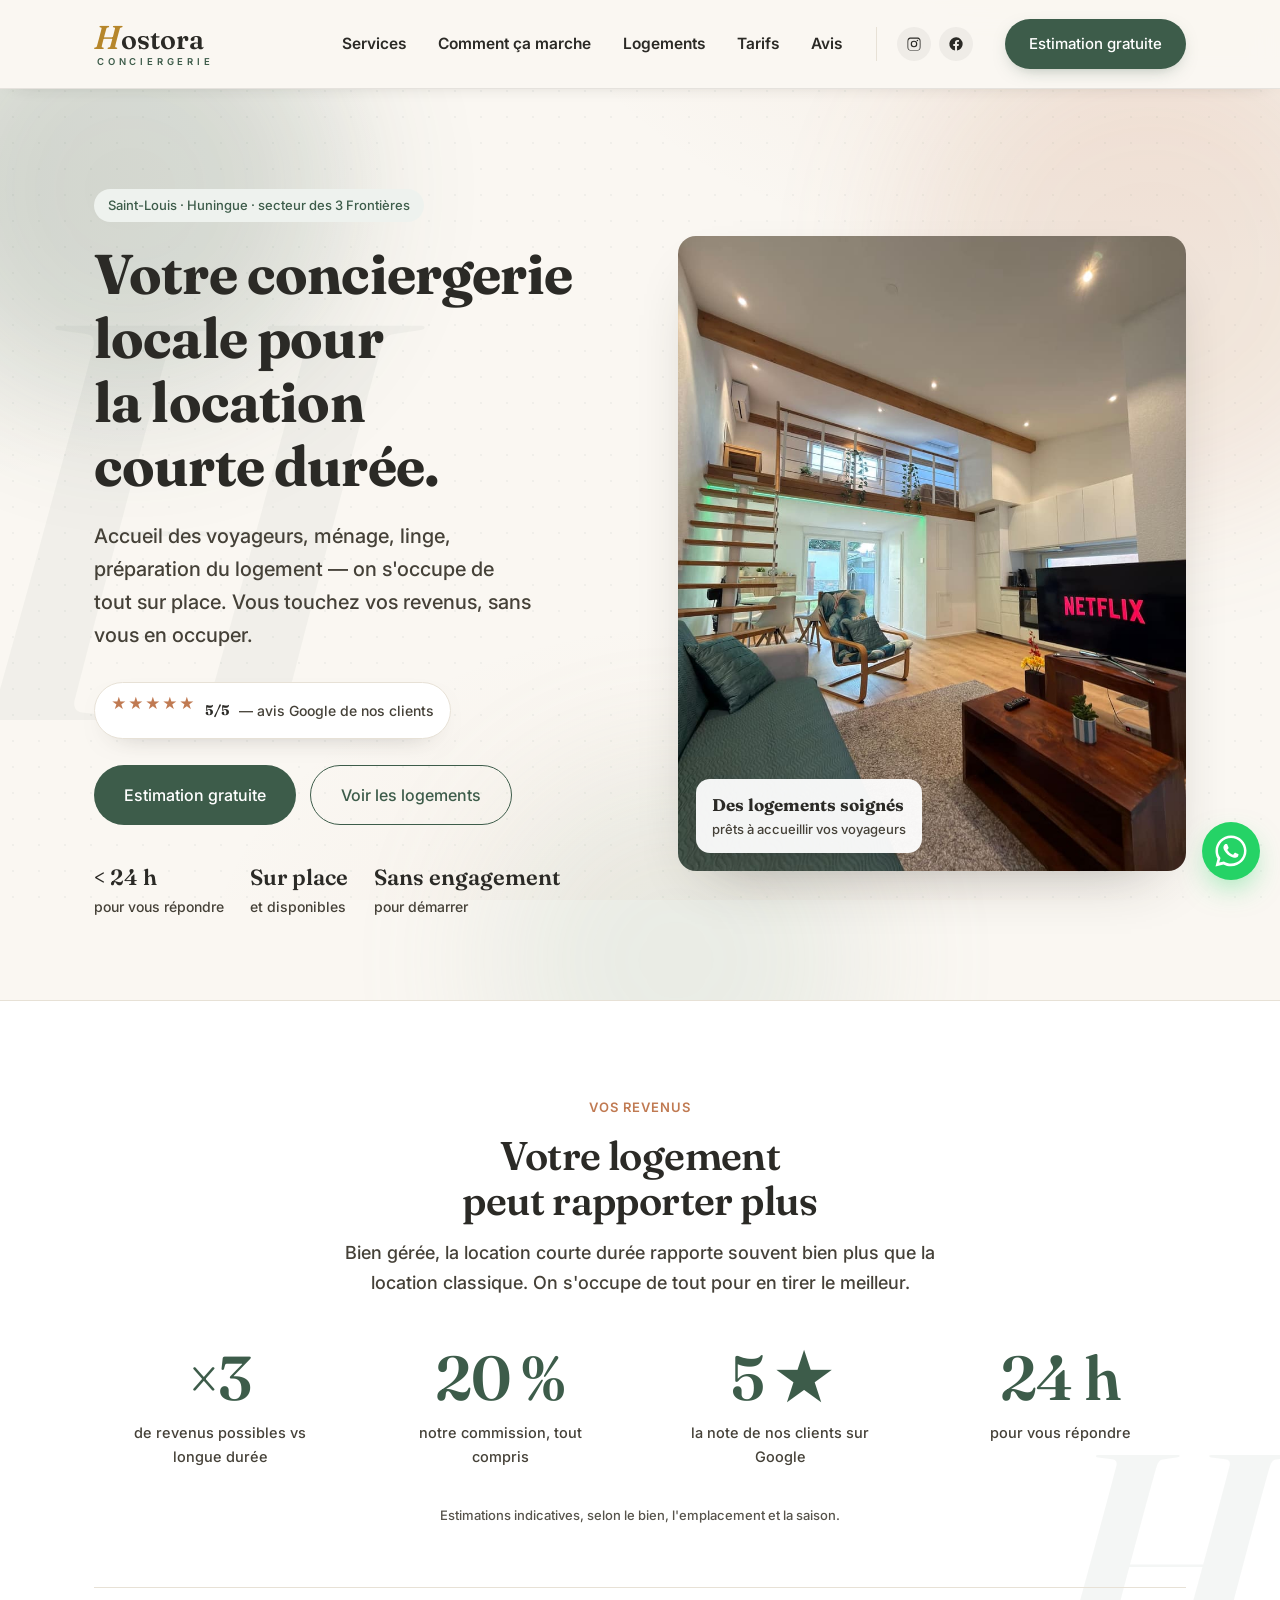
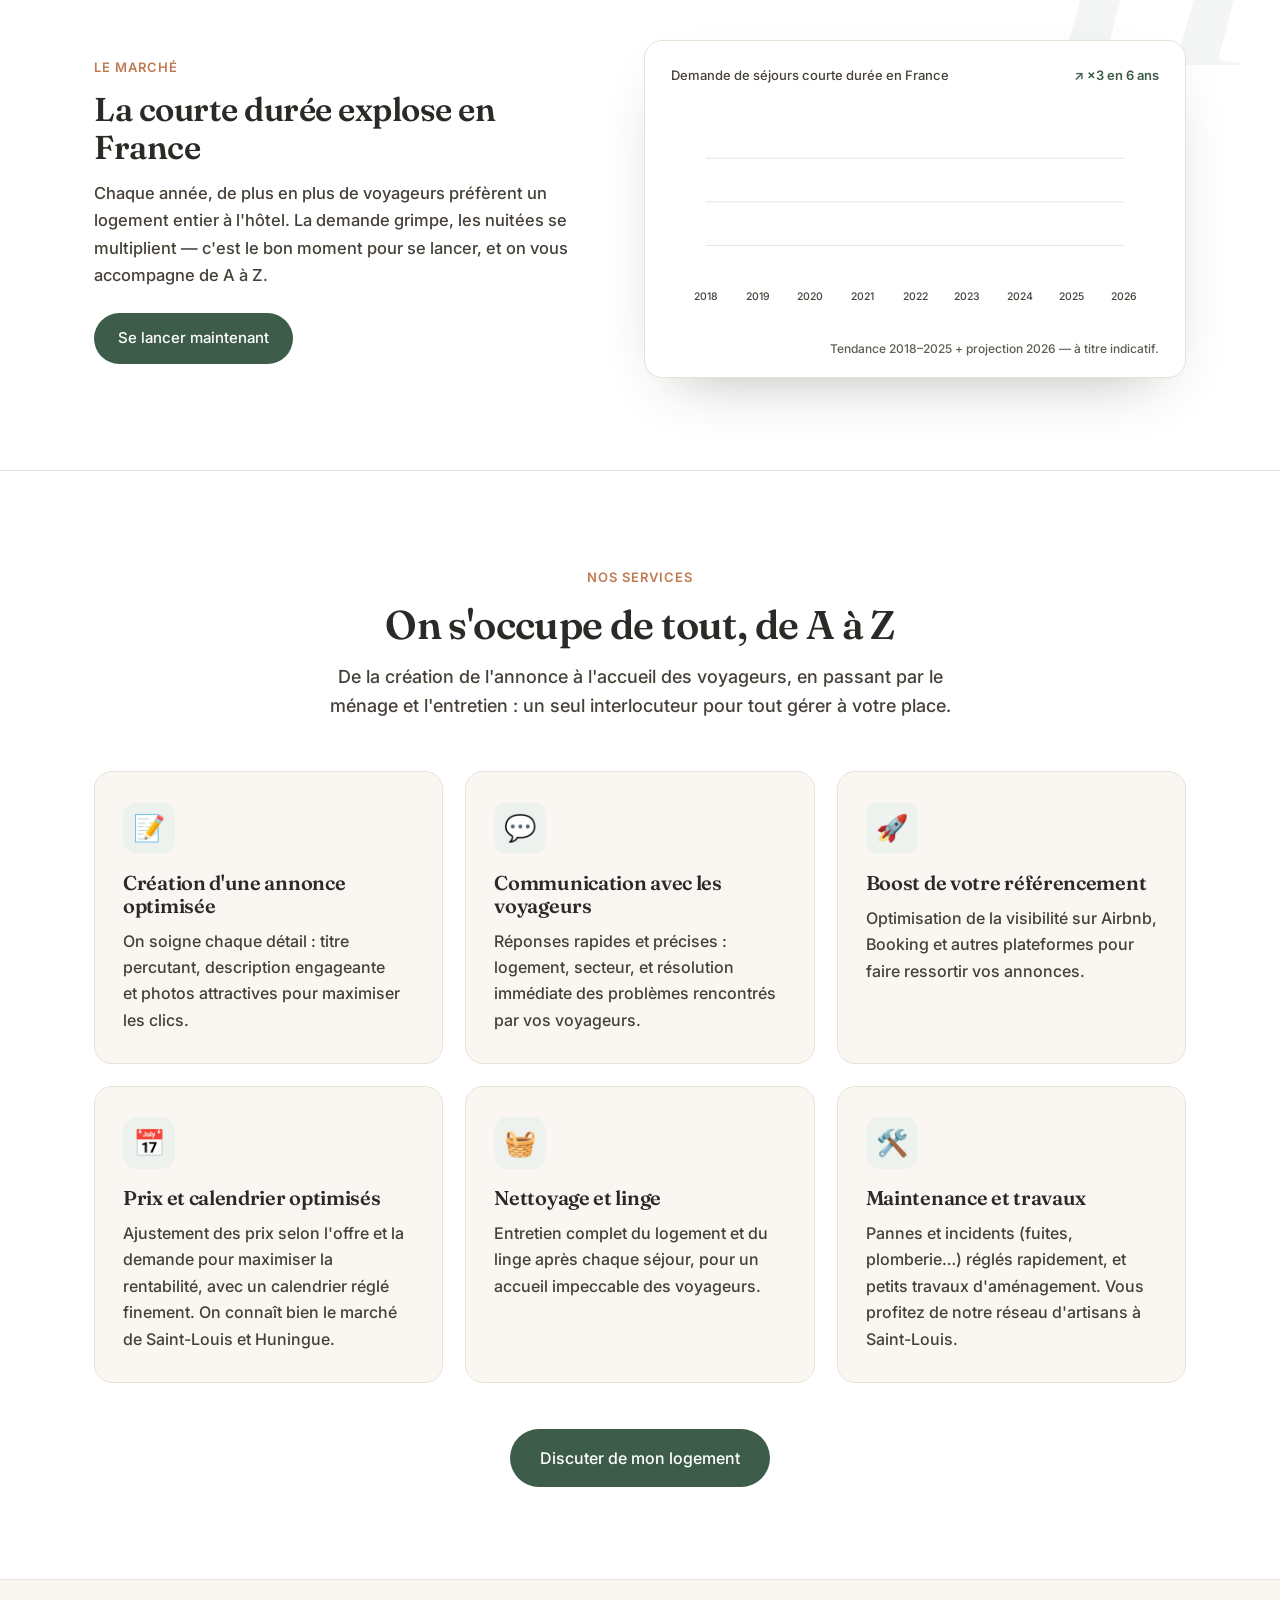
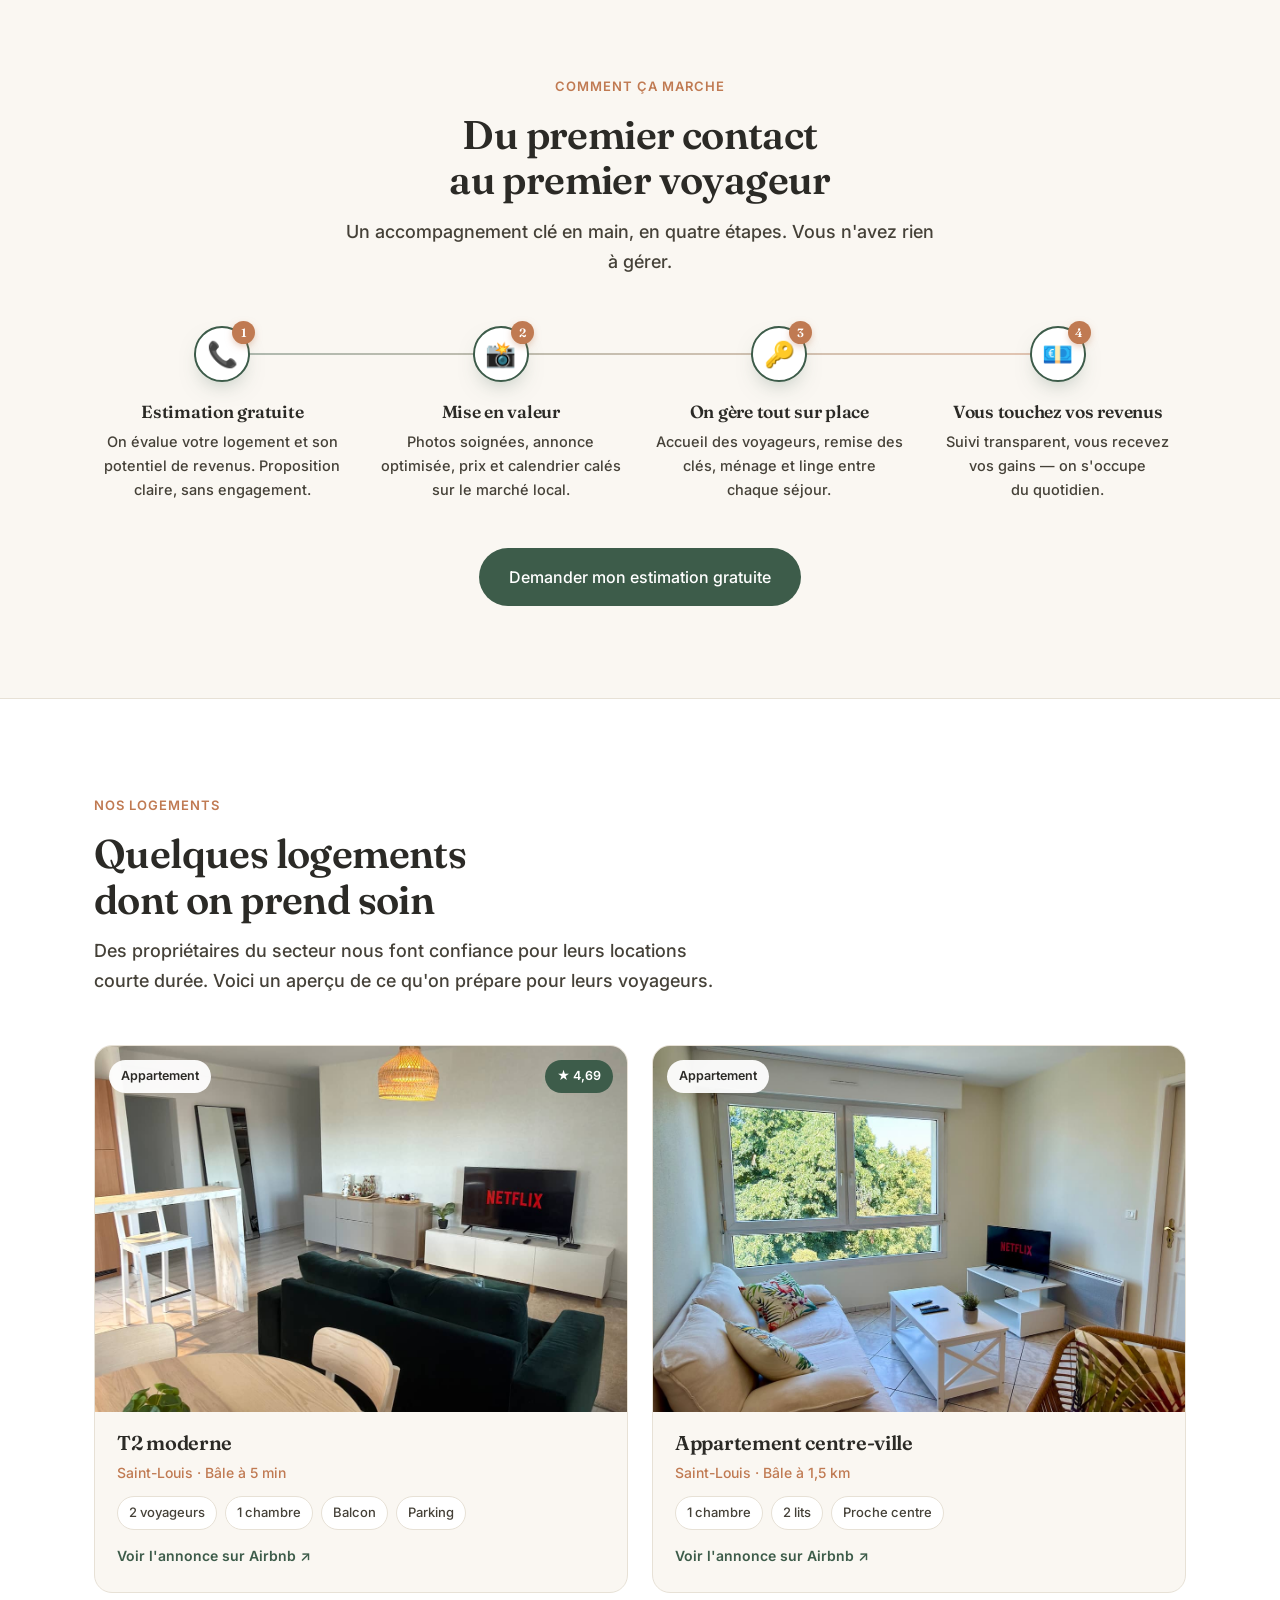
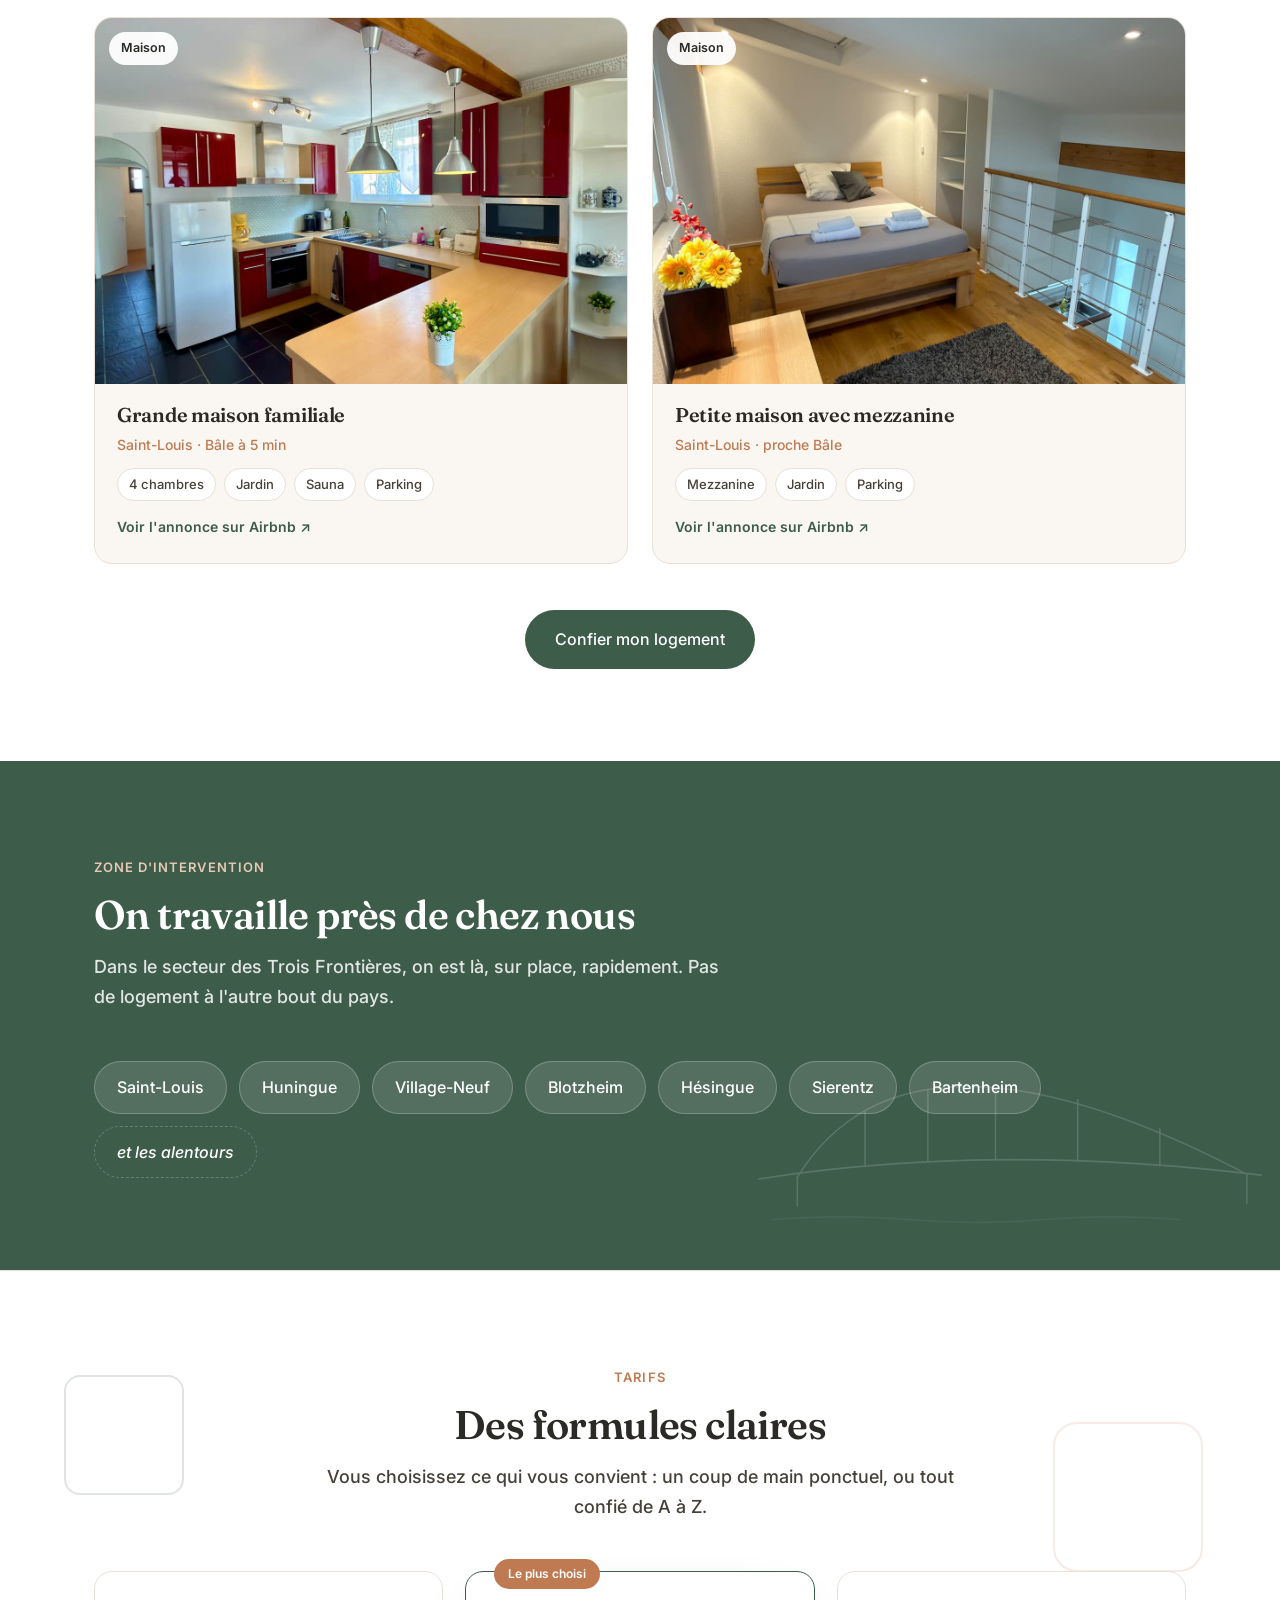
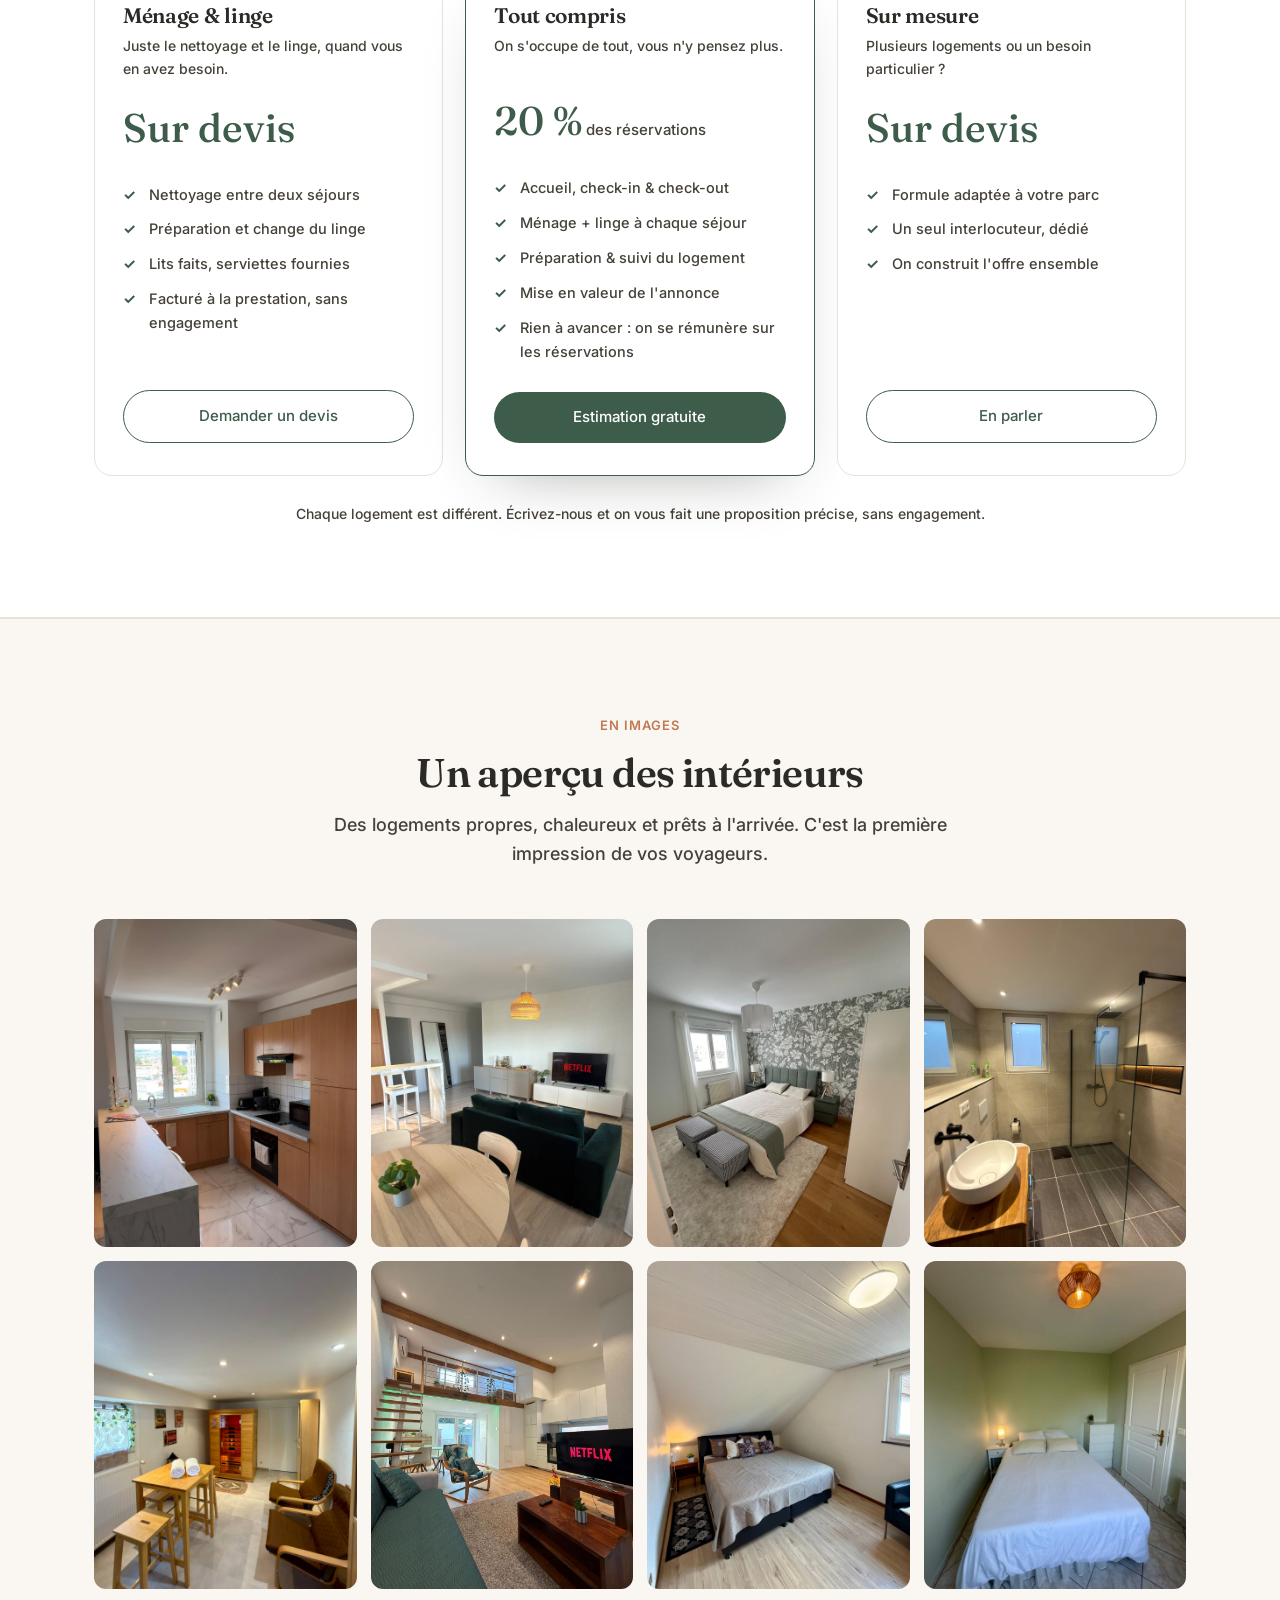
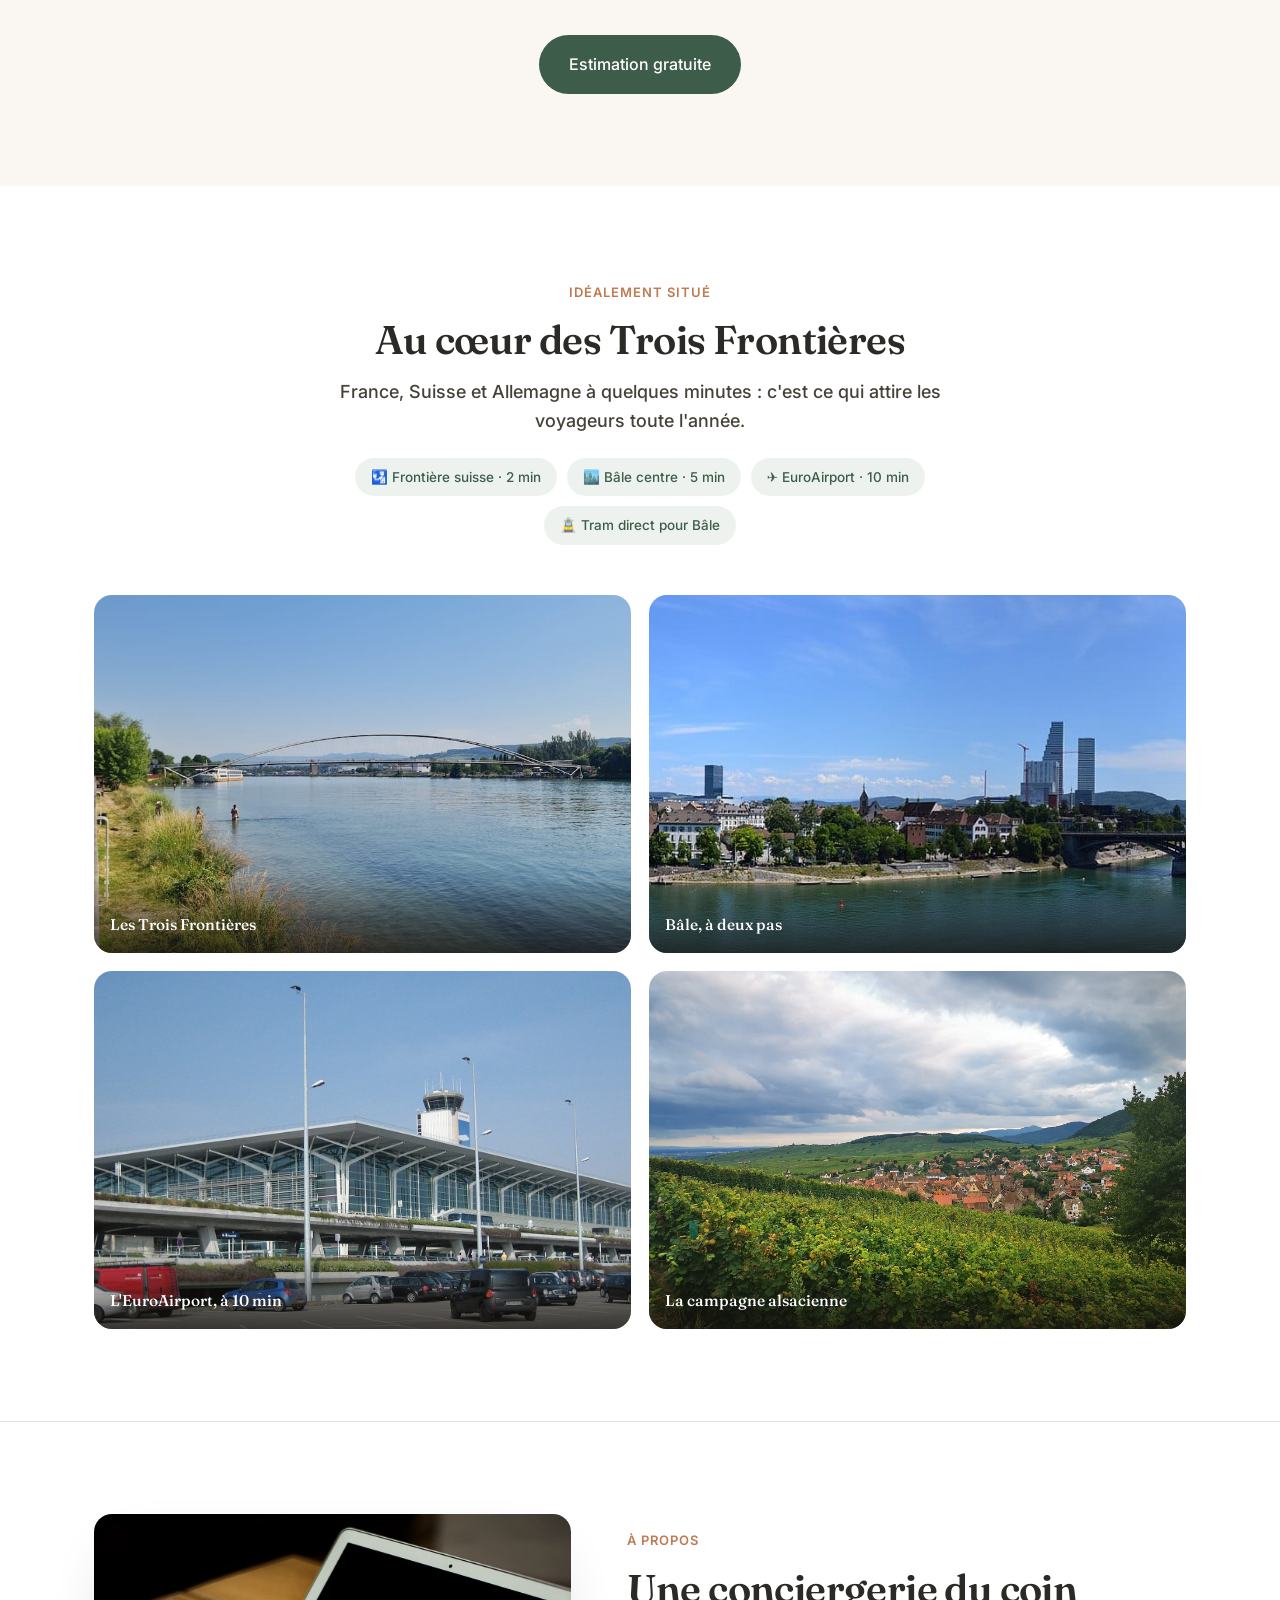
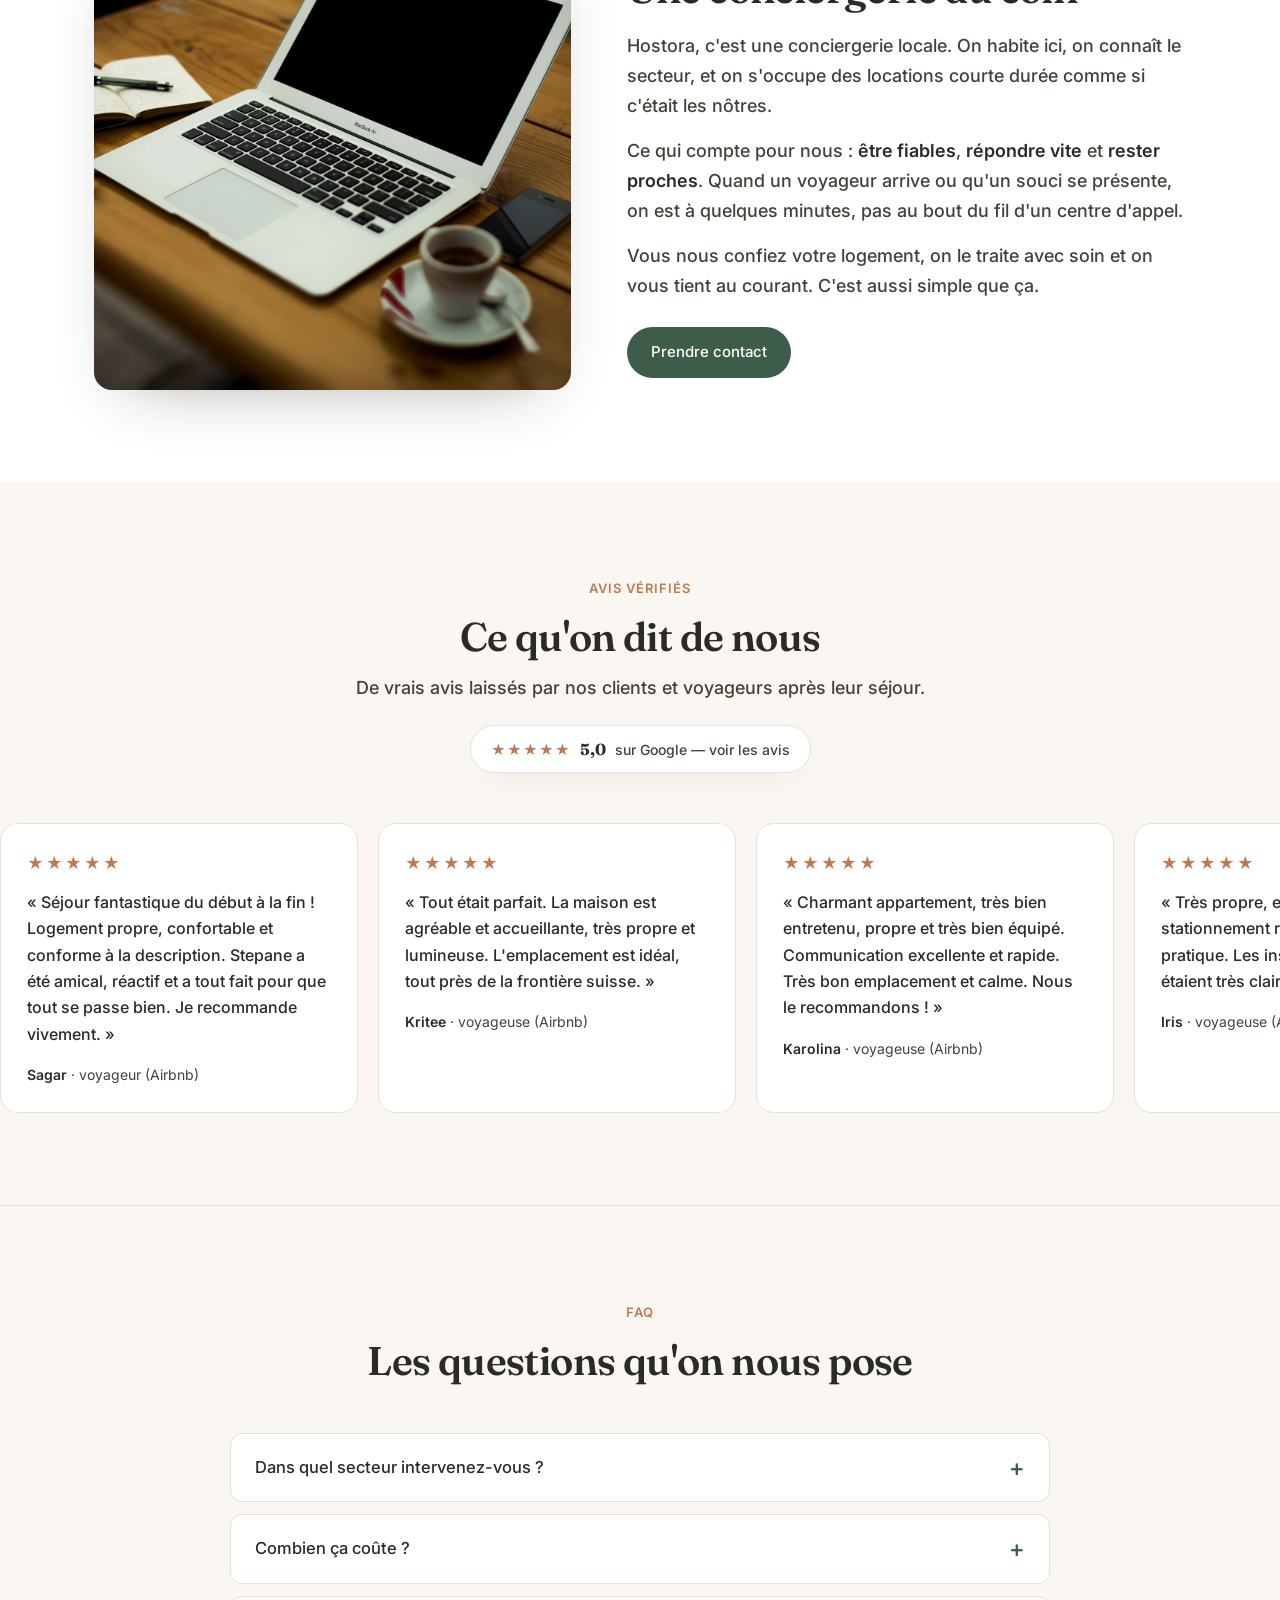
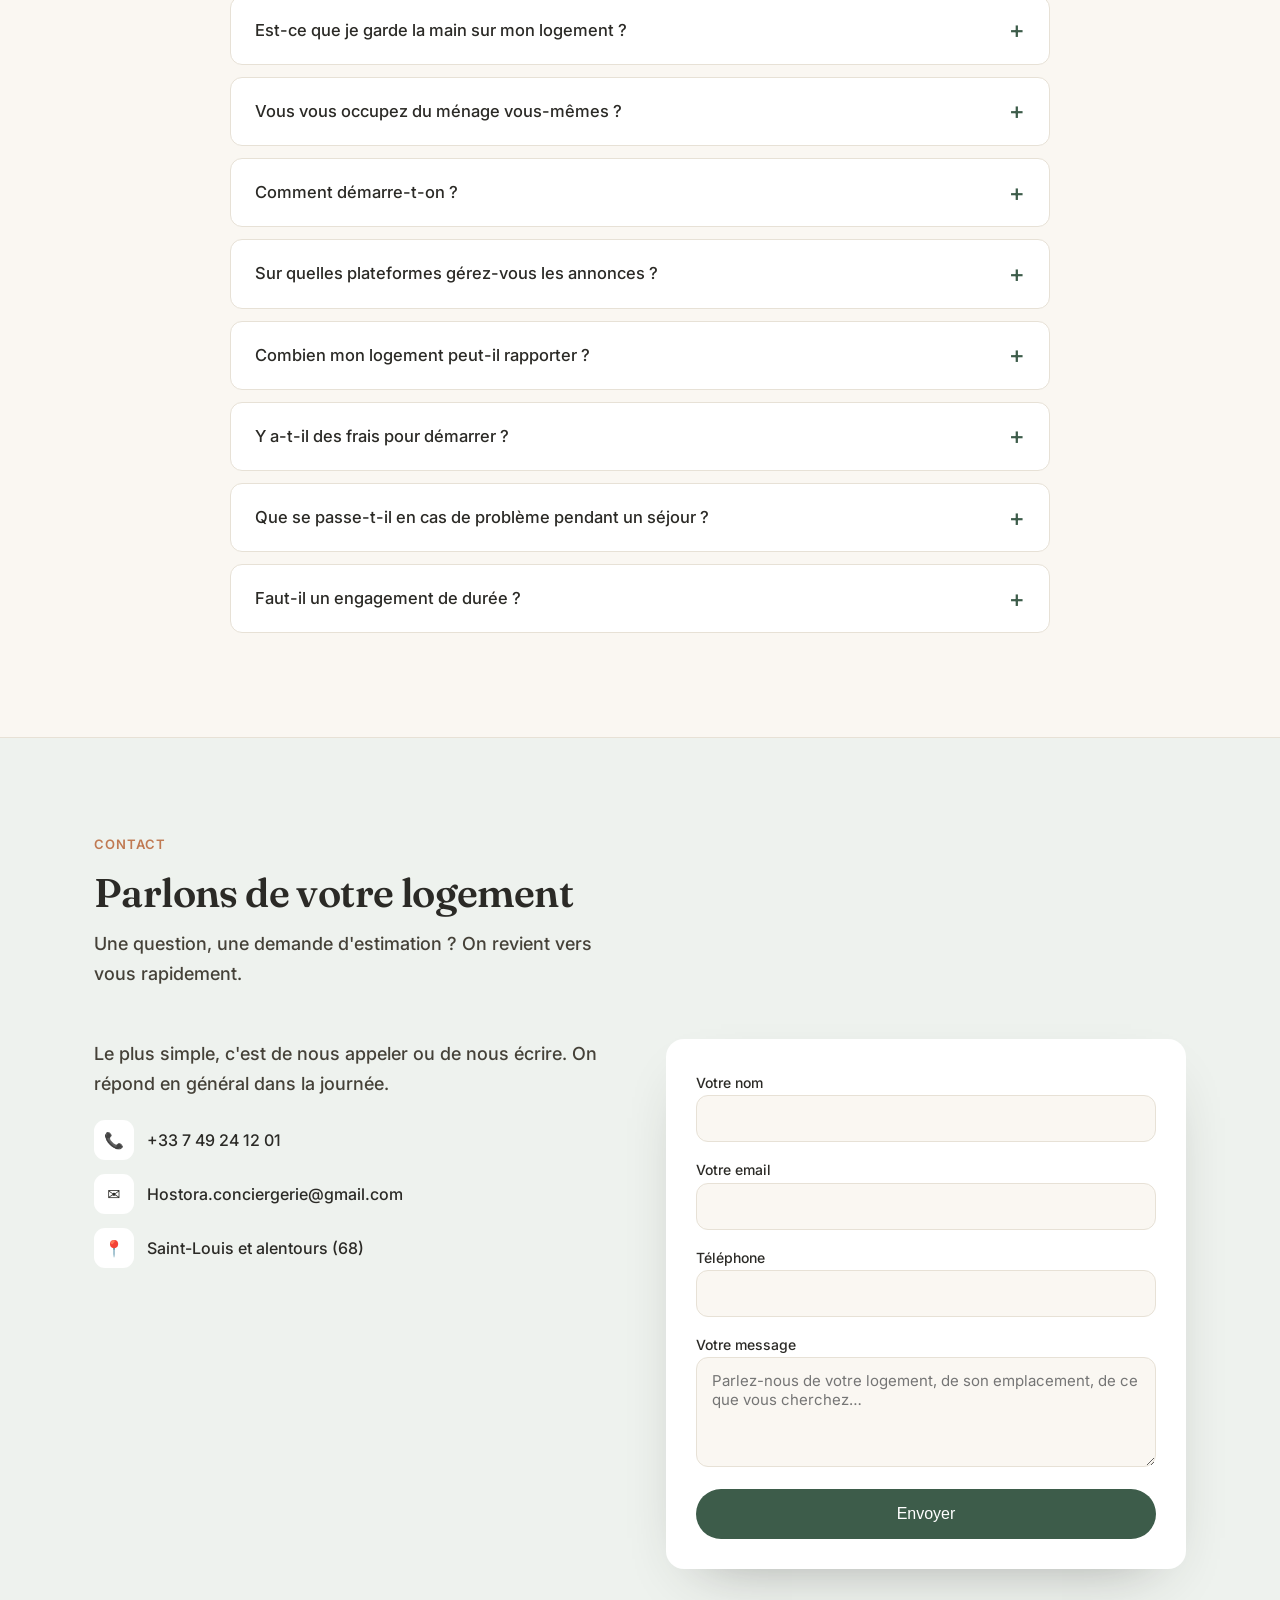
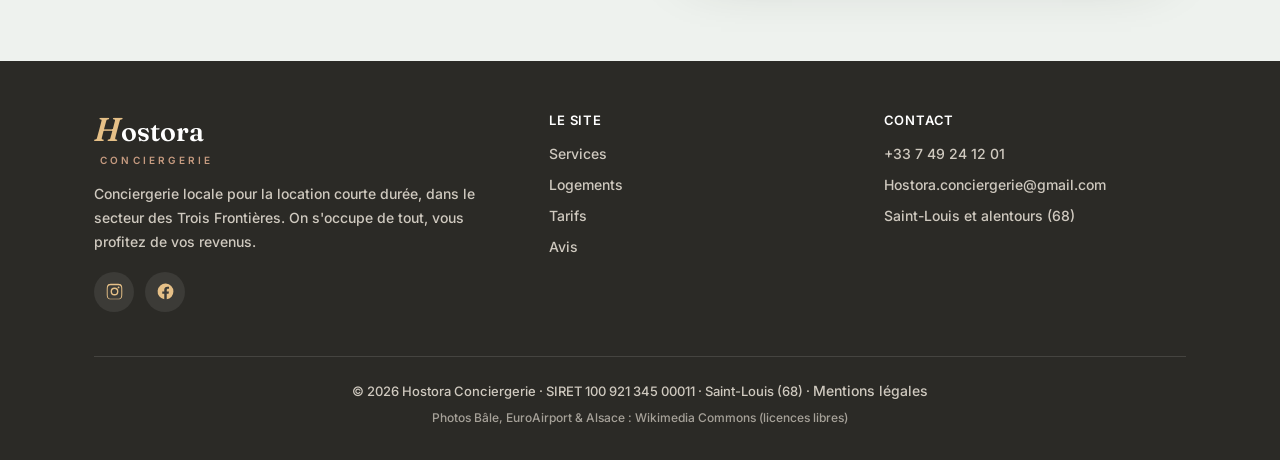
<file: index.html>
<!DOCTYPE html>
<html lang="fr">
<head>
<meta charset="UTF-8">
<meta name="viewport" content="width=device-width, initial-scale=1.0">
<meta name="google-site-verification" content="EctVAE_NPNl8cdb3Om58_2yUvXoya97LVHmHgeoKAKk">
<title>Hostora Conciergerie — locations courte durée à Saint-Louis et alentours</title>
<meta name="description" content="Conciergerie locale à Saint-Louis, Huningue, Village-Neuf, Blotzheim, Hésingue et Sierentz. Accueil des voyageurs, ménage, linge, préparation du logement — on s'occupe de tout sur place.">
<meta property="og:title" content="Hostora Conciergerie — locations courte durée à Saint-Louis">
<meta property="og:description" content="On s'occupe de tout sur place : accueil des voyageurs, ménage, linge, préparation du logement. Conciergerie locale au cœur des Trois Frontières.">
<meta property="og:type" content="website">
<meta property="og:url" content="https://hostora-conciergerie.com/">
<meta property="og:image" content="https://hostora-conciergerie.com/images/l4-1.jpg">
<meta property="og:locale" content="fr_FR">
<meta name="twitter:card" content="summary_large_image">
<meta name="theme-color" content="#3d5c4a">
<link rel="icon" href="data:image/svg+xml,%3Csvg xmlns='http://www.w3.org/2000/svg' viewBox='0 0 32 32'%3E%3Crect width='32' height='32' rx='7' fill='%233d5c4a'/%3E%3Ctext x='16' y='23' font-family='Georgia,serif' font-size='20' font-weight='700' fill='%23f6ece4' text-anchor='middle'%3EH%3C/text%3E%3C/svg%3E">
<script>document.documentElement.classList.add('js')</script>
<link rel="preconnect" href="https://fonts.googleapis.com">
<link rel="preconnect" href="https://fonts.gstatic.com" crossorigin>
<link rel="stylesheet" href="https://fonts.googleapis.com/css2?family=Fraunces:ital,opsz,wght@0,9..144,400;0,9..144,500;0,9..144,600;0,9..144,700;1,9..144,600&family=Inter:wght@400;500;600&display=swap" media="print" onload="this.media='all'">
<noscript><link rel="stylesheet" href="https://fonts.googleapis.com/css2?family=Fraunces:ital,opsz,wght@0,9..144,400;0,9..144,500;0,9..144,600;0,9..144,700;1,9..144,600&family=Inter:wght@400;500;600&display=swap"></noscript>
<style>
  :root{
    --bg:#faf7f2;
    --surface:#ffffff;
    --ink:#2b2a26;
    --muted:#454138;
    --line:#e7e1d6;
    --accent:#3d5c4a;
    --accent-2:#33503f;
    --accent-soft:#eef2ee;
    --terra:#c07a52;
    --terra-soft:#f6ece4;
    --radius:18px;
    --radius-sm:12px;
    --maxw:1140px;
    --shadow:0 24px 60px -34px rgba(43,42,38,.45);
  }
  *{box-sizing:border-box;margin:0;padding:0}
  html{scroll-behavior:smooth}
  body{font-family:'Inter',system-ui,-apple-system,sans-serif;font-weight:500;color:var(--ink);line-height:1.65;-webkit-font-smoothing:antialiased;background-color:var(--bg);background-image:radial-gradient(rgba(61,92,74,.05) 1px,transparent 1.5px),radial-gradient(1100px 640px at 90% -10%,rgba(192,122,82,.1),transparent 58%),radial-gradient(980px 560px at -12% 20%,rgba(61,92,74,.08),transparent 56%),radial-gradient(900px 680px at 55% 112%,rgba(192,122,82,.06),transparent 58%);background-size:26px 26px,auto,auto,auto;background-repeat:repeat,no-repeat,no-repeat,no-repeat;background-attachment:fixed}
  h1,h2,h3,h4{font-family:'Fraunces',Georgia,serif;font-weight:600;line-height:1.14;letter-spacing:-.015em}
  a{color:inherit;text-decoration:none}
  img{max-width:100%;display:block}
  .wrap{max-width:var(--maxw);margin:0 auto;padding:0 24px}
  section{padding:92px 0}
  .eyebrow{display:inline-block;font-size:13px;font-weight:600;letter-spacing:.08em;text-transform:uppercase;color:var(--terra);margin-bottom:14px}
  .btn{display:inline-flex;align-items:center;justify-content:center;gap:8px;background:var(--accent);color:#fff;padding:13px 24px;border-radius:999px;font-size:15px;font-weight:500;white-space:nowrap;transition:transform .15s,background .2s;border:none;cursor:pointer}
  .btn:hover{background:var(--accent-2);transform:translateY(-1px)}
  .btn-ghost{background:transparent;color:var(--accent);border:1px solid var(--accent)}
  .btn-ghost:hover{background:var(--accent-soft)}
  .btn-lg{padding:16px 30px;font-size:16px}
  .btn:active{transform:translateY(1px) scale(.99)}
  a:focus-visible,button:focus-visible,summary:focus-visible,input:focus-visible,textarea:focus-visible{outline:2px solid var(--accent);outline-offset:3px;border-radius:6px}
  h1,h2{text-wrap:balance}
  p{text-wrap:pretty}


  /* Scroll reveal (progressive enhancement) */
  .js .svc,.js .tl-step,.js .prop,.js .place,.js .plan,.js .gstat,.js .head,.js .town{opacity:0;transform:translateY(20px);transition:opacity .6s ease,transform .6s cubic-bezier(.22,1,.36,1)}
  .js .place{transform:translateY(28px) scale(.9)}
  .js .in{opacity:1!important;transform:none!important}
  @media (prefers-reduced-motion: reduce){
    .js .svc,.js .tl-step,.js .prop,.js .place,.js .plan,.js .gstat,.js .head,.js .town{opacity:1;transform:none;transition:none}
    html{scroll-behavior:auto}
  }

  /* Header + logo */
  header{position:sticky;top:0;z-index:60;background:rgba(250,247,242,.96);backdrop-filter:blur(14px);border-bottom:1px solid rgba(43,42,38,.1);box-shadow:0 4px 22px -16px rgba(43,42,38,.45);transition:background .3s,box-shadow .3s,border-color .3s}
  header.scrolled{background:#faf7f2;box-shadow:0 14px 36px -20px rgba(43,42,38,.55);border-bottom-color:transparent}
  .nav{display:flex;align-items:center;justify-content:space-between;height:88px}
  .nav-social{display:flex;gap:8px;align-items:center}
  .nav-social a{display:flex;align-items:center;justify-content:center;width:34px;height:34px;border-radius:50%;color:var(--muted);background:rgba(43,42,38,.05);transition:background .25s,color .25s,transform .2s}
  .nav-social a:hover{background:var(--terra);color:#fff;transform:translateY(-2px)}
  .nav-social svg{width:16px;height:16px;fill:currentColor}
  .brand{display:flex;flex-direction:column;line-height:.92;padding:2px 0}
  .wordmark{display:flex;align-items:baseline;line-height:1}
  .wm-h{font-family:'Fraunces',serif;font-style:italic;font-weight:600;font-size:33px;line-height:1;color:#b6862a;margin-right:1px;letter-spacing:-.01em}
  .wm-rest{font-family:'Fraunces',serif;font-size:27px;font-weight:600;color:var(--ink);letter-spacing:.005em}
  .brand em{font-style:normal;font-size:9.5px;letter-spacing:.4em;text-transform:uppercase;color:var(--accent);margin-top:4px;font-weight:600;padding-left:3px}
  .nav-links{display:flex;gap:32px;align-items:center}
  .nav-links a:not(.btn){position:relative;font-size:15.5px;font-weight:600;color:var(--ink);transition:color .25s}
  .nav-links a:not(.btn)::after{content:"";position:absolute;left:0;right:0;bottom:-7px;height:2px;background:var(--accent);border-radius:2px;transform:scaleX(0);transform-origin:left;transition:transform .35s cubic-bezier(.22,1,.36,1)}
  .nav-links a:not(.btn):hover{color:var(--accent)}
  .nav-links a:not(.btn):hover::after,.nav-links a:not(.btn).active::after{transform:scaleX(1)}
  .nav-links a:not(.btn).active{color:var(--ink)}
  .nav-links a.btn{color:#fff;transition:transform .15s,box-shadow .25s,background .2s;box-shadow:0 6px 18px -8px rgba(61,92,74,.5)}
  .nav-links a.btn:hover{color:#fff;box-shadow:0 10px 24px -8px rgba(61,92,74,.55)}
  .nav-links a.btn:active{transform:scale(.95)}
  .menu-toggle{display:none;background:none;border:none;font-size:26px;cursor:pointer;color:var(--ink)}
  .nav-social{border-left:1px solid var(--line);padding-left:20px;margin-left:2px}

  /* Hero */
  .hero{padding:100px 0 82px;position:relative;overflow:hidden}
  .hero::before{content:"H";position:absolute;left:-3%;top:47%;transform:translateY(-50%);font-family:'Fraunces',serif;font-style:italic;font-weight:600;font-size:clamp(300px,44vw,600px);line-height:0;color:var(--accent);opacity:.045;pointer-events:none;user-select:none;z-index:0}
  .hero-orbs{position:absolute;inset:0;overflow:hidden;pointer-events:none;z-index:0}
  .hero-orbs span{position:absolute;border-radius:50%;filter:blur(72px);opacity:.4;will-change:transform}
  .hero-orbs span:nth-child(1){width:440px;height:440px;background:rgba(61,92,74,.42);top:-120px;left:-90px;animation:orb1 21s ease-in-out infinite alternate}
  .hero-orbs span:nth-child(2){width:500px;height:500px;background:rgba(192,122,82,.36);top:-80px;right:-120px;animation:orb2 25s ease-in-out infinite alternate}
  .hero-orbs span:nth-child(3){width:380px;height:380px;background:rgba(157,184,166,.42);bottom:-150px;left:38%;animation:orb3 28s ease-in-out infinite alternate}
  @keyframes orb1{to{transform:translate(90px,70px) scale(1.22)}}
  @keyframes orb2{to{transform:translate(-80px,90px) scale(1.16)}}
  @keyframes orb3{to{transform:translate(70px,-60px) scale(1.28)}}
  @media(prefers-reduced-motion:reduce){.hero-orbs span{animation:none}}
  .hero .wrap{position:relative;z-index:1}
  .hero-grid{display:grid;grid-template-columns:1.02fr .98fr;gap:56px;align-items:center}
  .hero h1{font-size:clamp(34px,5vw,56px);font-weight:700}
  .hero .lead{font-size:20px;color:var(--muted);margin:22px 0 30px;max-width:34ch}
  .hero-rating{display:inline-flex;align-items:center;gap:9px;font-size:14px;color:var(--muted);margin:0 0 26px;padding:9px 16px;background:var(--surface);border:1px solid var(--line);border-radius:999px;box-shadow:0 10px 30px -22px rgba(43,42,38,.6)}
  .hero-rating .stars{color:var(--terra);letter-spacing:1px;font-size:15px}
  .hero-rating b{color:var(--ink);font-family:'Fraunces',serif}
  .hero-rating .hr-sub{color:var(--muted)}
  .hero-actions{display:flex;gap:14px;flex-wrap:wrap;margin-bottom:34px}
  .trust{display:flex;gap:26px;flex-wrap:wrap}
  .trust div{font-size:14px;color:var(--muted)}
  .trust b{display:block;font-family:'Fraunces',serif;font-size:22px;color:var(--ink);font-weight:600}
  .hero-photo{position:relative;aspect-ratio:4/5;border-radius:var(--radius);overflow:hidden;box-shadow:var(--shadow)}
  .hero-photo img{width:100%;height:100%;object-fit:cover}
  .hero-badge{position:absolute;left:18px;bottom:18px;background:rgba(255,255,255,.94);padding:12px 16px;border-radius:14px;font-size:13px;color:var(--muted);box-shadow:0 8px 24px -12px rgba(0,0,0,.3)}
  .pay-bubbles{position:absolute;inset:0;overflow:hidden;pointer-events:none;z-index:0}
  .pay-bubble{position:absolute;display:flex;flex-direction:column;gap:1px;background:rgba(192,122,82,.1);backdrop-filter:blur(2px);-webkit-backdrop-filter:blur(2px);padding:8px 14px;border-radius:12px;border:1px solid rgba(192,122,82,.28);opacity:0}
  .pb-amount{font-family:'Fraunces',serif;font-size:15px;font-weight:600;color:var(--terra);white-space:nowrap}
  .pb-label{font-size:9.5px;color:var(--muted);letter-spacing:.03em;text-transform:uppercase}
  .pb1{top:14px;left:4%;animation:bubbleFloat 9s ease-in-out infinite 0s}
  .pb2{top:22px;left:28%;animation:bubbleFloat 9s ease-in-out infinite 1.1s}
  .pb3{top:12px;right:26%;animation:bubbleFloat 9s ease-in-out infinite 2.2s}
  .pb4{top:20px;right:4%;animation:bubbleFloat 9s ease-in-out infinite 3.3s}
  .pb5{bottom:16px;left:6%;animation:bubbleFloat 9s ease-in-out infinite 4.4s}
  .pb6{bottom:24px;left:30%;animation:bubbleFloat 9s ease-in-out infinite 5.5s}
  .pb7{bottom:14px;right:24%;animation:bubbleFloat 9s ease-in-out infinite 6.6s}
  .pb8{bottom:22px;right:6%;animation:bubbleFloat 9s ease-in-out infinite 7.7s}
  .pb9{top:44%;left:2%;animation:bubbleFloat 9s ease-in-out infinite 2.8s}
  .pb10{top:52%;right:2%;animation:bubbleFloat 9s ease-in-out infinite 6.2s}
  @keyframes bubbleFloat{
    0%{opacity:0;transform:translateY(8px) scale(.94)}
    7%{opacity:.9;transform:translateY(0) scale(1)}
    38%{opacity:.9;transform:translateY(0) scale(1)}
    46%{opacity:0;transform:translateY(-8px) scale(.94)}
    100%{opacity:0}
  }
  @media(prefers-reduced-motion:reduce){.pay-bubble{animation:none;opacity:0}}
  @media(max-width:760px){
    .pb2,.pb3,.pb6,.pb7,.pb9,.pb10{display:none}
    .pay-bubble{padding:6px 11px}
    .pb-amount{font-size:13px}
    .pb-label{font-size:8.5px}
  }
  .hero-badge b{display:block;font-family:'Fraunces',serif;font-size:17px;color:var(--ink)}
  .tag{display:inline-block;background:var(--accent-soft);color:var(--accent);font-size:13px;font-weight:500;padding:6px 14px;border-radius:999px;margin-bottom:20px}

  /* Gains */
  .gains{background:var(--surface);border-top:1px solid var(--line);border-bottom:1px solid var(--line);position:relative;overflow:hidden}
  .gains::before{content:"H";position:absolute;right:1%;top:52%;transform:translateY(-50%);font-family:'Fraunces',serif;font-style:italic;font-weight:600;font-size:300px;line-height:0;color:var(--accent);opacity:.05;pointer-events:none;user-select:none}
  .gains .wrap{position:relative;z-index:1}
  .gains-grid{display:grid;grid-template-columns:repeat(4,1fr);gap:28px;text-align:center;margin-top:6px}
  .gstat b{display:block;font-family:'Fraunces',serif;font-size:clamp(42px,5vw,62px);font-weight:600;color:var(--accent);font-variant-numeric:tabular-nums;line-height:1;letter-spacing:-.02em}
  .gstat span{display:block;font-size:14.5px;color:var(--muted);margin:12px auto 0;max-width:20ch}
  .gains-note{text-align:center;color:var(--muted);font-size:13px;margin-top:36px;opacity:.9}
  .section-cta{text-align:center;margin-top:46px}
  .market{display:grid;grid-template-columns:1fr 1.08fr;gap:48px;align-items:center;margin-top:60px;padding-top:52px;border-top:1px solid var(--line)}
  .market-text .eyebrow{margin-bottom:12px}
  .market-text h3{font-family:'Fraunces',serif;font-size:clamp(24px,3vw,33px);font-weight:600;margin-bottom:14px;line-height:1.14}
  .market-text p{color:var(--muted);font-size:16.5px;margin-bottom:24px}
  .chart{background:var(--surface);border:1px solid var(--line);border-radius:var(--radius);padding:24px 26px 18px;box-shadow:var(--shadow)}
  .chart-head{display:flex;justify-content:space-between;align-items:center;gap:12px;margin-bottom:20px;font-size:13px;color:var(--muted)}
  .chart-trend{color:var(--accent);font-weight:600;white-space:nowrap}
  .area-chart{width:100%;height:auto;display:block;overflow:visible}
  .area-chart .grid line{stroke:var(--line);stroke-width:1}
  .area-chart .area{opacity:0;transition:opacity 1.1s ease}
  .area-chart .line{fill:none;stroke:var(--accent);stroke-width:2.6;stroke-linecap:round;stroke-linejoin:round;stroke-dasharray:1;stroke-dashoffset:1;transition:stroke-dashoffset 1.6s cubic-bezier(.4,0,.2,1)}
  .area-chart .line-proj{fill:none;stroke:var(--terra);stroke-width:2.6;stroke-dasharray:5 6;stroke-linecap:round;opacity:0;transition:opacity .5s ease 1.15s}
  .area-chart .dot{fill:var(--surface);stroke:var(--accent);stroke-width:2.5;opacity:0;transform:scale(0);transform-origin:center;transform-box:fill-box;transition:opacity .3s ease,transform .5s cubic-bezier(.34,1.56,.64,1)}
  .area-chart .dot.hot{fill:var(--terra);stroke:var(--terra)}
  .area-chart .yr{fill:var(--muted);font-size:12px;font-family:'Inter',sans-serif;text-anchor:middle}
  .area-chart.animate .area{opacity:1}
  .area-chart.animate .line{stroke-dashoffset:0}
  .area-chart.animate .line-proj{opacity:.9}
  .area-chart.animate .dot{opacity:1;transform:scale(1)}
  .chart-note{margin-top:15px;font-size:12px;color:var(--muted);opacity:.85;text-align:right}

  /* Section head */
  .head{max-width:640px;margin-bottom:50px}
  .head.center{margin-left:auto;margin-right:auto;text-align:center}
  .head h2{font-size:clamp(29px,3.6vw,40px)}
  .head p{color:var(--muted);margin-top:14px;font-size:18px}

  /* Services (grouped) */
  .services{background:var(--surface);position:relative;overflow:hidden}
  .services .wrap{position:relative;z-index:1}
  .svc-groups{display:grid;grid-template-columns:repeat(3,1fr);gap:22px}
  .svc{border:1px solid var(--line);border-radius:var(--radius);padding:30px 28px;background:var(--bg);transition:border-color .2s,transform .2s}
  .svc:hover{border-color:var(--accent);box-shadow:var(--shadow)}
  .svc .ico{width:52px;height:52px;border-radius:14px;background:var(--accent-soft);display:flex;align-items:center;justify-content:center;font-size:26px;margin-bottom:18px}
  .svc h3{font-size:20px;margin-bottom:10px}
  .svc p{font-size:16px;color:var(--muted)}
  .svc .svc-sub{color:var(--terra);font-size:13.5px;font-weight:600;margin-bottom:16px}
  .svc ul{list-style:none;display:flex;flex-direction:column;gap:11px}
  .svc li{font-size:15px;color:var(--muted);padding-left:26px;position:relative}
  .svc li::before{content:"✓";position:absolute;left:0;color:var(--accent);font-weight:700}

  /* Steps */
  .timeline{position:relative;display:grid;grid-template-columns:repeat(4,1fr);gap:22px}
  .timeline::before{content:"";position:absolute;top:27px;left:12.5%;right:12.5%;height:2px;background:linear-gradient(90deg,var(--accent),var(--terra));opacity:.4;z-index:0}
  .tl-step{position:relative;z-index:1;text-align:center;padding:0 4px}
  .tl-node{position:relative;width:56px;height:56px;margin:0 auto 20px;border-radius:50%;background:var(--surface);border:2px solid var(--accent);display:flex;align-items:center;justify-content:center;box-shadow:0 10px 24px -12px rgba(61,92,74,.55);transition:transform .3s cubic-bezier(.22,1,.36,1),box-shadow .3s}
  .tl-step:hover .tl-node{transform:translateY(-5px) scale(1.06);box-shadow:0 16px 32px -12px rgba(61,92,74,.6)}
  .tl-ico{font-size:25px;line-height:1}
  .tl-num{position:absolute;top:-7px;right:-7px;width:23px;height:23px;border-radius:50%;background:var(--terra);color:#fff;font-size:12px;font-weight:600;display:flex;align-items:center;justify-content:center;font-family:'Fraunces',serif;box-shadow:0 3px 8px -2px rgba(192,122,82,.6)}
  .tl-step h3{font-size:17.5px;margin-bottom:8px}
  .tl-step p{font-size:14.5px;color:var(--muted)}
  .step h3{font-size:19px;margin-bottom:8px}
  .step p{color:var(--muted);font-size:15px}

  /* Logements */
  .logements{background:var(--surface)}
  .props{display:grid;grid-template-columns:repeat(2,1fr);gap:24px}
  .prop{display:block;border:1px solid var(--line);border-radius:var(--radius);overflow:hidden;background:var(--bg);transition:transform .2s,box-shadow .2s}
  .prop-link{display:inline-block;margin-top:14px;color:var(--accent);font-size:14px;font-weight:600;transition:gap .2s}
  .prop:hover .prop-link{text-decoration:underline;text-underline-offset:3px}
  .prop:hover{box-shadow:var(--shadow);border-color:var(--accent)}
  .prop-img{position:relative;aspect-ratio:16/11;overflow:hidden}
  .prop-img img{width:100%;height:100%;object-fit:cover;transition:transform .4s}
  .prop:hover .prop-img img{transform:scale(1.04)}
  .prop-badge{position:absolute;top:14px;left:14px;background:rgba(255,255,255,.94);color:var(--ink);font-size:12.5px;font-weight:600;padding:6px 12px;border-radius:999px}
  .prop-rating{position:absolute;top:14px;right:14px;background:var(--accent);color:#fff;font-size:12.5px;font-weight:600;padding:6px 12px;border-radius:999px}
  .prop-body{padding:20px 22px 24px}
  .prop-body h3{font-size:20px;margin-bottom:6px}
  .prop-body .loc{color:var(--terra);font-size:14px;font-weight:500;margin-bottom:12px}
  .prop-feats{display:flex;flex-wrap:wrap;gap:8px}
  .prop-feats span{font-size:13px;color:var(--muted);background:var(--surface);border:1px solid var(--line);padding:5px 11px;border-radius:999px}

  /* Gallery */
  .gallery-grid{display:grid;grid-template-columns:repeat(4,1fr);gap:14px}
  .gallery-grid a{position:relative;border-radius:var(--radius-sm);overflow:hidden;display:block;aspect-ratio:4/5;cursor:zoom-in}
  .gallery-grid img{width:100%;height:100%;object-fit:cover;transition:transform .55s cubic-bezier(.22,1,.36,1)}
  .gallery-grid a:hover img{transform:scale(1.07)}
  .gallery-grid a::after{content:"⤢";position:absolute;top:10px;right:12px;color:#fff;font-size:15px;opacity:0;transform:translateY(-4px);transition:opacity .25s,transform .25s;text-shadow:0 1px 4px rgba(0,0,0,.5)}
  .gallery-grid a:hover::after{opacity:.9;transform:translateY(0)}

  /* Région / lieux */
  .region{background:var(--surface)}
  .prox-pills{display:flex;flex-wrap:wrap;justify-content:center;gap:10px;margin-top:22px}
  .prox-pills span{background:var(--accent-soft);color:var(--accent);font-size:13.5px;font-weight:500;padding:8px 16px;border-radius:999px}
  .place-grid{display:grid;grid-template-columns:repeat(2,1fr);gap:18px;margin-top:40px}
  .place{position:relative;border-radius:var(--radius);overflow:hidden;aspect-ratio:3/2;margin:0;cursor:zoom-in}
  .place img{width:100%;height:100%;object-fit:cover;transition:transform .5s}
  .place:hover img{transform:scale(1.06)}
  .place figcaption{position:absolute;left:0;right:0;bottom:0;padding:36px 16px 15px;color:#fff;font-family:'Fraunces',serif;font-size:15.5px;font-weight:500;background:linear-gradient(to top,rgba(20,18,15,.75),transparent)}

  /* Tarifs */
  .tarifs{position:relative;overflow:hidden}
  .tarifs .wrap{position:relative;z-index:1}
  .tarifs-deco{position:absolute;inset:0;pointer-events:none;z-index:0}
  .tarifs-deco .sq{position:absolute;will-change:transform;transition:transform .35s cubic-bezier(.22,1,.36,1)}
  .sq1{width:120px;height:120px;top:11%;left:5%;border:2px solid rgba(61,92,74,.16);border-radius:16px}
  .sq2{width:72px;height:72px;top:66%;left:11%;background:rgba(192,122,82,.1);border-radius:18px}
  .sq3{width:150px;height:150px;top:16%;right:6%;border:2px solid rgba(192,122,82,.15);border-radius:24px}
  .sq4{width:56px;height:56px;top:70%;right:13%;background:rgba(61,92,74,.09);border-radius:14px}
  .sq5{width:94px;height:94px;top:46%;left:47%;border:2px dashed rgba(61,92,74,.12);border-radius:18px}
  .plans{display:grid;grid-template-columns:repeat(3,1fr);gap:22px;align-items:stretch}
  .plan{border:1px solid var(--line);border-radius:var(--radius);padding:32px 28px;background:var(--surface);display:flex;flex-direction:column;position:relative;transition:transform .28s cubic-bezier(.22,1,.36,1),box-shadow .28s,border-color .28s}
  .plan:hover{box-shadow:var(--shadow);border-color:var(--accent)}
  .plan.feature{border-color:var(--accent);box-shadow:var(--shadow)}
  .plan.feature:hover{box-shadow:0 30px 70px -34px rgba(61,92,74,.55)}
  .plan .flag{position:absolute;top:-13px;left:28px;background:var(--terra);color:#fff;font-size:12px;font-weight:600;padding:5px 14px;border-radius:999px}
  .plan h3{font-size:21px;margin-bottom:6px}
  .plan .sub{color:var(--muted);font-size:14px;min-height:40px}
  .plan .price{font-family:'Fraunces',serif;font-size:40px;margin:14px 0 4px;color:var(--accent)}
  .plan .price small{font-size:15px;color:var(--muted);font-family:'Inter',sans-serif}
  .plan ul{list-style:none;margin:18px 0 28px;display:flex;flex-direction:column;gap:11px}
  .plan li{font-size:14.5px;color:var(--muted);padding-left:26px;position:relative}
  .plan li::before{content:"✓";position:absolute;left:0;color:var(--accent);font-weight:700}
  .plan .btn{margin-top:auto;justify-content:center}
  .note{text-align:center;color:var(--muted);font-size:14px;margin-top:26px}

  /* Zone */
  .zone{background:var(--accent);color:#fff;position:relative;overflow:hidden}
  .zone .wrap{position:relative;z-index:1}
  .zone-illus{position:absolute;right:-20px;bottom:4px;width:min(580px,62%);opacity:.15;pointer-events:none;user-select:none;z-index:0}
  .zone-illus svg{width:100%;height:auto;display:block}
  .zone .eyebrow{color:#e7c9b6}
  .zone .head h2,.zone .head p{color:#fff}
  .zone .head p{opacity:.85}
  .towns{display:flex;flex-wrap:wrap;gap:12px}
  .town{background:rgba(255,255,255,.12);border:1px solid rgba(255,255,255,.22);padding:12px 22px;border-radius:999px;font-size:16px;transition:background .2s}
  .town:hover{background:rgba(255,255,255,.22)}
  .town-more{background:transparent;border-style:dashed;opacity:.8;font-style:italic}

  /* About */
  .about-grid{display:grid;grid-template-columns:.92fr 1.08fr;gap:56px;align-items:center}
  .about-photo{aspect-ratio:1/1;border-radius:var(--radius);overflow:hidden;box-shadow:var(--shadow)}
  .about-photo img{width:100%;height:100%;object-fit:cover}
  .about-text p{font-size:18px;color:var(--muted);margin-bottom:16px}
  .about-text p strong{color:var(--ink);font-weight:600}

  /* Reviews marquee */
  .reviews{background:transparent;overflow:hidden}
  .marquee{position:relative;margin-top:8px}
  .marquee-track{display:flex;width:max-content;animation:marquee 46s linear infinite}
  .marquee:hover .marquee-track{animation-play-state:paused}
  @keyframes marquee{from{transform:translateX(0)}to{transform:translateX(-50%)}}
  .review{flex:0 0 358px;margin-right:20px;border:1px solid var(--line);border-radius:var(--radius);padding:26px;background:var(--surface)}
  .stars{color:var(--terra);font-size:16px;letter-spacing:2px;margin-bottom:12px}
  .review p{font-size:16px;margin-bottom:16px;min-height:66px}
  .review .who{font-size:14px;font-weight:600}
  .review .who span{color:var(--muted);font-weight:400}
  .google-badge{display:inline-flex;align-items:center;gap:9px;margin-top:22px;padding:10px 20px;background:var(--surface);border:1px solid var(--line);border-radius:999px;font-size:14px;color:var(--muted);box-shadow:0 10px 30px -22px rgba(43,42,38,.6);transition:box-shadow .25s,transform .2s,border-color .25s}
  .google-badge:hover{box-shadow:var(--shadow);transform:translateY(-2px);border-color:var(--accent)}
  .google-badge .gb-stars{color:var(--terra);letter-spacing:1px}
  .google-badge b{color:var(--ink);font-family:'Fraunces',serif;font-size:16px}
  @media(prefers-reduced-motion:reduce){.marquee-track{animation:none;flex-wrap:wrap;justify-content:center}}

  /* FAQ */
  .faq{max-width:820px;margin:0 auto}
  details{border:1px solid var(--line);border-radius:var(--radius-sm);background:var(--surface);margin-bottom:12px;overflow:hidden}
  summary{list-style:none;cursor:pointer;padding:20px 24px;font-weight:500;font-size:16.5px;display:flex;justify-content:space-between;align-items:center;gap:16px}
  summary::-webkit-details-marker{display:none}
  summary::after{content:"+";font-size:24px;color:var(--accent);transition:transform .2s;line-height:1}
  details[open] summary::after{content:"–"}
  details p{padding:0 24px 22px;color:var(--muted);font-size:16px}

  /* Contact */
  .contact{background:var(--accent-soft)}
  .contact-grid{display:grid;grid-template-columns:1fr 1fr;gap:52px}
  .contact-info p{color:var(--muted);margin-bottom:22px;font-size:18px}
  .contact-line{display:flex;align-items:center;gap:13px;margin-bottom:14px;font-size:16px}
  .contact-line a{color:var(--ink)}
  .contact-line a:hover{color:var(--accent)}
  .contact-line .ico{width:40px;height:40px;border-radius:11px;background:var(--surface);display:flex;align-items:center;justify-content:center;flex-shrink:0}
  form{background:var(--surface);padding:30px;border-radius:var(--radius);display:flex;flex-direction:column;gap:14px;box-shadow:var(--shadow)}
  label{font-size:14px;font-weight:500}
  input,textarea{font-family:inherit;font-size:15px;padding:13px 15px;border:1px solid var(--line);border-radius:12px;background:var(--bg);color:var(--ink);width:100%}
  input:focus,textarea:focus{outline:none;border-color:var(--accent)}
  textarea{resize:vertical;min-height:110px}

  /* Footer */
  footer{background:var(--ink);color:#cfc9bf;padding:52px 0 32px}
  footer .f-grid{display:grid;grid-template-columns:1.4fr 1fr 1fr;gap:32px;margin-bottom:36px}
  .f-brand .wm-h{color:#e6c087}
  .f-brand .wm-rest{color:#fff}
  .f-brand em{display:block;font-style:normal;font-size:10px;letter-spacing:.32em;text-transform:uppercase;color:#c69b80;margin:6px 0 14px;font-weight:600;padding-left:6px}
  footer p{font-size:14px;line-height:1.7}
  footer h4{color:#fff;font-family:'Inter',sans-serif;font-size:13px;letter-spacing:.06em;text-transform:uppercase;margin-bottom:14px}
  footer a{display:block;font-size:14px;margin-bottom:8px;color:#cfc9bf;transition:color .2s}
  footer a:hover{color:#fff}
  .f-social{display:flex;gap:11px;margin-top:18px}
  .f-social a{display:flex;align-items:center;justify-content:center;width:40px;height:40px;border-radius:50%;background:rgba(255,255,255,.08);color:#e6c087;transition:background .25s,transform .2s,color .25s}
  .f-social a:hover{background:var(--terra);color:#fff;transform:translateY(-3px)}
  .f-social svg{width:19px;height:19px;fill:currentColor}
  .f-bottom{border-top:1px solid rgba(255,255,255,.12);padding-top:22px;font-size:13px;text-align:center}
  .f-credits{font-size:12px;opacity:.75;margin-top:6px}

  /* WhatsApp flottant */
  .wa-float{position:fixed;right:20px;bottom:20px;z-index:150;width:58px;height:58px;border-radius:50%;background:#25d366;display:flex;align-items:center;justify-content:center;box-shadow:0 12px 30px -8px rgba(37,211,102,.55);transition:transform .2s,box-shadow .2s}
  .wa-float:hover{transform:scale(1.08) translateY(-2px);box-shadow:0 16px 38px -8px rgba(37,211,102,.7)}
  .wa-float svg{width:32px;height:32px;fill:#fff}
  .wa-float::before{content:"";position:absolute;inset:0;border-radius:50%;box-shadow:0 0 0 0 rgba(37,211,102,.5);animation:waPulse 2.6s ease-out infinite}
  @keyframes waPulse{0%{box-shadow:0 0 0 0 rgba(37,211,102,.5)}70%{box-shadow:0 0 0 16px rgba(37,211,102,0)}100%{box-shadow:0 0 0 0 rgba(37,211,102,0)}}

  /* Lightbox */
  .lightbox{position:fixed;inset:0;z-index:200;background:rgba(20,18,15,.9);display:flex;align-items:center;justify-content:center;padding:24px;opacity:0;visibility:hidden;transition:opacity .3s,visibility .3s;cursor:zoom-out}
  .lightbox.open{opacity:1;visibility:visible}
  .lightbox img{max-width:92vw;max-height:88vh;border-radius:10px;transform:scale(.94);transition:transform .3s;box-shadow:0 30px 80px -20px rgba(0,0,0,.6)}
  .lightbox.open img{transform:scale(1)}
  .lb-close{position:absolute;top:18px;right:22px;background:rgba(255,255,255,.16);color:#fff;border:none;width:44px;height:44px;border-radius:50%;font-size:26px;line-height:1;cursor:pointer}
  .lb-close:hover{background:rgba(255,255,255,.3)}
  @media(prefers-reduced-motion:reduce){.wa-float::before{animation:none}}

  /* Responsive */
  .nav .brand{flex-shrink:0}
  @media(max-width:1100px){
    section{padding:78px 0}
    .hero-grid,.about-grid{gap:40px}
    .nav-links{position:fixed;inset:84px 0 auto 0;background:var(--surface);flex-direction:column;gap:0;padding:10px 24px;border-bottom:1px solid var(--line);box-shadow:0 20px 40px -30px rgba(43,42,38,.5);display:none}
    .nav-social{justify-content:center;padding:12px 0;gap:16px;border-left:none;margin-left:0}
    .nav-social a{width:44px;height:44px}
    .nav-links.open{display:flex}
    .nav-links > a{padding:14px 0;width:100%;border-bottom:1px solid var(--line)}
    .nav-links a:not(.btn)::after{display:none}
    .nav-links .btn{margin:12px 0;justify-content:center}
    .menu-toggle{display:block}
  }
  @media(max-width:900px){
    section{padding:64px 0}
    .svc-groups{grid-template-columns:1fr}
    .gains-grid{grid-template-columns:repeat(2,1fr);gap:32px}
    .place-grid{grid-template-columns:repeat(2,1fr)}
    .gallery-grid{grid-template-columns:repeat(2,1fr);gap:12px}
    .g-wide,.g-tall{grid-column:auto;grid-row:auto}
    .timeline{grid-template-columns:repeat(2,1fr);gap:28px}
    .timeline::before{display:none}
  }
  @media(max-width:760px){
    .hero-grid,.about-grid,.contact-grid,.props,.plans,.review-grid,footer .f-grid,.market{grid-template-columns:1fr}
    .market{gap:34px}
    .hero-photo{aspect-ratio:3/2;max-height:34vh;max-width:400px;margin:0 auto}
    .hero-badge{left:10px;bottom:10px;padding:8px 12px;font-size:11.5px;background:rgba(255,255,255,.9);max-width:62%}
    .hero-badge b{font-size:14px}
  }
  @media(max-width:560px){
    .place-grid{grid-template-columns:1fr;gap:14px}
    .gains-grid{grid-template-columns:1fr}
    .timeline{grid-template-columns:1fr}
    .hero-actions{flex-direction:column;align-items:stretch;gap:12px;margin-bottom:30px}
    .hero-actions .btn{width:100%}
  }
  @media(max-width:760px){
    .tarifs-deco .sq{opacity:.5}
    .sq5{display:none}
    .sq1{width:80px;height:80px;top:4%;left:-32px}
    .sq3{width:100px;height:100px;top:6%;right:-32px}
    .sq2{top:80%;left:-20px}
    .sq4{top:82%;right:-16px}
    .marquee-track{animation-duration:110s}
  }
</style>
</head>
<body>

<header>
  <div class="wrap nav">
    <a href="#" class="brand" aria-label="Hostora Conciergerie">
      <span class="wordmark"><span class="wm-h">H</span><span class="wm-rest">ostora</span></span>
      <em>Conciergerie</em>
    </a>
    <nav class="nav-links" id="nav">
      <a href="#services">Services</a>
      <a href="#etapes">Comment ça marche</a>
      <a href="#logements">Logements</a>
      <a href="#tarifs">Tarifs</a>
      <a href="#avis">Avis</a>
      <span class="nav-social">
        <a href="https://www.instagram.com/Hostora.conciergerie.3f" target="_blank" rel="noopener" aria-label="Instagram"><svg viewBox="0 0 24 24" aria-hidden="true"><path d="M12 2.2c3.2 0 3.58.01 4.85.07 1.17.05 1.8.25 2.23.41.56.22.96.48 1.38.9.42.42.68.82.9 1.38.16.42.36 1.06.41 2.23.06 1.27.07 1.65.07 4.85s-.01 3.58-.07 4.85c-.05 1.17-.25 1.8-.41 2.23-.22.56-.48.96-.9 1.38-.42.42-.82.68-1.38.9-.42.16-1.06.36-2.23.41-1.27.06-1.65.07-4.85.07s-3.58-.01-4.85-.07c-1.17-.05-1.8-.25-2.23-.41-.56-.22-.96-.48-1.38-.9-.42-.42-.68-.82-.9-1.38-.16-.42-.36-1.06-.41-2.23C2.21 15.58 2.2 15.2 2.2 12s.01-3.58.07-4.85c.05-1.17.25-1.8.41-2.23.22-.56.48-.96.9-1.38.42-.42.82-.68 1.38-.9.42-.16 1.06-.36 2.23-.41C8.42 2.21 8.8 2.2 12 2.2zm0 1.8c-3.15 0-3.5.01-4.74.07-.9.04-1.38.19-1.71.32-.43.17-.74.37-1.06.69-.32.32-.52.63-.69 1.06-.13.33-.28.81-.32 1.71-.06 1.24-.07 1.59-.07 4.74s.01 3.5.07 4.74c.04.9.19 1.38.32 1.71.17.43.37.74.69 1.06.32.32.63.52 1.06.69.33.13.81.28 1.71.32 1.24.06 1.59.07 4.74.07s3.5-.01 4.74-.07c.9-.04 1.38-.19 1.71-.32.43-.17.74-.37 1.06-.69.32-.32.52-.63.69-1.06.13-.33.28-.81.32-1.71.06-1.24.07-1.59.07-4.74s-.01-3.5-.07-4.74c-.04-.9-.19-1.38-.32-1.71-.17-.43-.37-.74-.69-1.06-.32-.32-.63-.52-1.06-.69-.33-.13-.81-.28-1.71-.32C15.5 4.01 15.15 4 12 4zm0 3.06a4.94 4.94 0 110 9.88 4.94 4.94 0 010-9.88zm0 8.15a3.21 3.21 0 100-6.42 3.21 3.21 0 000 6.42zm6.29-8.37a1.15 1.15 0 11-2.3 0 1.15 1.15 0 012.3 0z"/></svg></a>
        <a href="https://www.facebook.com/profile.php?id=61573306793805" target="_blank" rel="noopener" aria-label="Facebook"><svg viewBox="0 0 24 24" aria-hidden="true"><path d="M22 12a10 10 0 10-11.56 9.88v-6.99H7.9V12h2.54V9.8c0-2.5 1.49-3.89 3.78-3.89 1.09 0 2.24.2 2.24.2v2.46h-1.26c-1.24 0-1.63.77-1.63 1.56V12h2.78l-.44 2.89h-2.34v6.99A10 10 0 0022 12z"/></svg></a>
      </span>
      <a href="#contact" class="btn">Estimation gratuite</a>
    </nav>
    <button class="menu-toggle" id="toggle" aria-label="Menu">☰</button>
  </div>
</header>

<!-- HERO -->
<section class="hero">
  <div class="hero-orbs" aria-hidden="true"><span></span><span></span><span></span></div>
  <div class="pay-bubbles" aria-hidden="true">
    <div class="pay-bubble pb1"><span class="pb-amount">+864,50&nbsp;€</span><span class="pb-label">Virement Airbnb</span></div>
    <div class="pay-bubble pb2"><span class="pb-amount">+432&nbsp;€</span><span class="pb-label">Virement Booking</span></div>
    <div class="pay-bubble pb3"><span class="pb-amount">+215&nbsp;€</span><span class="pb-label">Virement Abritel</span></div>
    <div class="pay-bubble pb4"><span class="pb-amount">+690&nbsp;€</span><span class="pb-label">Virement Booking</span></div>
    <div class="pay-bubble pb5"><span class="pb-amount">+1&nbsp;180&nbsp;€</span><span class="pb-label">Virement Airbnb</span></div>
    <div class="pay-bubble pb6"><span class="pb-amount">+348&nbsp;€</span><span class="pb-label">Virement Abritel</span></div>
    <div class="pay-bubble pb7"><span class="pb-amount">+520&nbsp;€</span><span class="pb-label">Virement Booking</span></div>
    <div class="pay-bubble pb8"><span class="pb-amount">+975&nbsp;€</span><span class="pb-label">Virement Airbnb</span></div>
  </div>
  <div class="wrap hero-grid">
    <div>
      <span class="tag">Saint-Louis · Huningue · secteur des 3 Frontières</span>
      <h1>Votre conciergerie locale pour la location courte durée.</h1>
      <p class="lead">Accueil des voyageurs, ménage, linge, préparation du logement — on s'occupe de tout sur place. Vous touchez vos revenus, sans vous en occuper.</p>
      <div class="hero-rating"><span class="stars">★★★★★</span><b>5/5</b><span class="hr-sub">— avis Google de nos clients</span></div>
      <div class="hero-actions">
        <a href="#contact" class="btn btn-lg">Estimation gratuite</a>
        <a href="#logements" class="btn btn-ghost btn-lg">Voir les logements</a>
      </div>
      <div class="trust">
        <div><b>&lt; 24 h</b> pour vous répondre</div>
        <div><b>Sur place</b> et disponibles</div>
        <div><b>Sans engagement</b> pour démarrer</div>
      </div>
    </div>
    <div class="hero-photo">
      <img src="images/l4-1.jpg" alt="Séjour lumineux avec mezzanine d'un logement à Saint-Louis" width="900" height="1200" fetchpriority="high">
      <div class="hero-badge"><b>Des logements soignés</b>prêts à accueillir vos voyageurs</div>
    </div>
  </div>
</section>

<!-- GAINS -->
<section class="gains" id="gains">
  <div class="wrap">
    <div class="head center">
      <span class="eyebrow">Vos revenus</span>
      <h2>Votre logement peut rapporter plus</h2>
      <p>Bien gérée, la location courte durée rapporte souvent bien plus que la location classique. On s'occupe de tout pour en tirer le meilleur.</p>
    </div>
    <div class="gains-grid">
      <div class="gstat"><b class="count" data-to="3" data-prefix="×">×3</b><span>de revenus possibles vs longue durée</span></div>
      <div class="gstat"><b class="count" data-to="20" data-suffix=" %">20 %</b><span>notre commission, tout compris</span></div>
      <div class="gstat"><b class="count" data-to="5" data-suffix=" ★">5 ★</b><span>la note de nos clients sur Google</span></div>
      <div class="gstat"><b class="count" data-to="24" data-suffix=" h">24 h</b><span>pour vous répondre</span></div>
    </div>
    <p class="gains-note">Estimations indicatives, selon le bien, l'emplacement et la saison.</p>

    <div class="market">
      <div class="market-text">
        <span class="eyebrow">Le marché</span>
        <h3>La courte durée explose en France</h3>
        <p>Chaque année, de plus en plus de voyageurs préfèrent un logement entier à l'hôtel. La demande grimpe, les nuitées se multiplient — c'est le bon moment pour se lancer, et on vous accompagne de A à Z.</p>
        <a href="#contact" class="btn">Se lancer maintenant</a>
      </div>
      <div class="chart">
        <div class="chart-head"><span>Demande de séjours courte durée en France</span><span class="chart-trend">↗ ×3 en 6 ans</span></div>
        <svg class="area-chart" viewBox="0 0 560 250" role="img" aria-label="La demande de location courte durée en France augmente fortement de 2018 à 2026">
          <defs>
            <linearGradient id="areaGrad" x1="0" y1="0" x2="0" y2="1">
              <stop offset="0%" stop-color="#3d5c4a" stop-opacity=".26"/>
              <stop offset="100%" stop-color="#3d5c4a" stop-opacity="0"/>
            </linearGradient>
          </defs>
          <g class="grid">
            <line x1="40" y1="60" x2="520" y2="60"/>
            <line x1="40" y1="110" x2="520" y2="110"/>
            <line x1="40" y1="160" x2="520" y2="160"/>
          </g>
          <path class="area" d="M40 151 L100 135 L160 174 L220 128 L280 102 L340 79 L400 61 L460 43 L520 23 L520 200 L40 200 Z" fill="url(#areaGrad)"/>
          <path class="line" pathLength="1" d="M40 151 L100 135 L160 174 L220 128 L280 102 L340 79 L400 61 L460 43"/>
          <path class="line-proj" d="M460 43 L520 23"/>
          <g class="dots">
            <circle class="dot" cx="40" cy="151" r="4" style="transition-delay:.2s"/>
            <circle class="dot" cx="100" cy="135" r="4" style="transition-delay:.35s"/>
            <circle class="dot" cx="160" cy="174" r="4" style="transition-delay:.5s"/>
            <circle class="dot" cx="220" cy="128" r="4" style="transition-delay:.65s"/>
            <circle class="dot" cx="280" cy="102" r="4" style="transition-delay:.8s"/>
            <circle class="dot" cx="340" cy="79" r="4" style="transition-delay:.95s"/>
            <circle class="dot" cx="400" cy="61" r="4" style="transition-delay:1.1s"/>
            <circle class="dot" cx="460" cy="43" r="4" style="transition-delay:1.25s"/>
            <circle class="dot hot" cx="520" cy="23" r="5.5" style="transition-delay:1.45s"/>
          </g>
          <g class="yrs">
            <text class="yr" x="40" y="223">2018</text>
            <text class="yr" x="100" y="223">2019</text>
            <text class="yr" x="160" y="223">2020</text>
            <text class="yr" x="220" y="223">2021</text>
            <text class="yr" x="280" y="223">2022</text>
            <text class="yr" x="340" y="223">2023</text>
            <text class="yr" x="400" y="223">2024</text>
            <text class="yr" x="460" y="223">2025</text>
            <text class="yr" x="520" y="223">2026</text>
          </g>
        </svg>
        <div class="chart-note">Tendance 2018–2025 + projection 2026 — à titre indicatif.</div>
      </div>
    </div>
  </div>
</section>

<!-- SERVICES -->
<section id="services" class="services">
  <div class="pay-bubbles" aria-hidden="true">
    <div class="pay-bubble pb1"><span class="pb-amount">+610&nbsp;€</span><span class="pb-label">Virement Airbnb</span></div>
    <div class="pay-bubble pb2"><span class="pb-amount">+275&nbsp;€</span><span class="pb-label">Virement Booking</span></div>
    <div class="pay-bubble pb3"><span class="pb-amount">+890&nbsp;€</span><span class="pb-label">Virement Airbnb</span></div>
    <div class="pay-bubble pb4"><span class="pb-amount">+340&nbsp;€</span><span class="pb-label">Virement Abritel</span></div>
    <div class="pay-bubble pb5"><span class="pb-amount">+780&nbsp;€</span><span class="pb-label">Virement Booking</span></div>
    <div class="pay-bubble pb6"><span class="pb-amount">+465&nbsp;€</span><span class="pb-label">Virement Abritel</span></div>
    <div class="pay-bubble pb7"><span class="pb-amount">+920&nbsp;€</span><span class="pb-label">Virement Booking</span></div>
    <div class="pay-bubble pb8"><span class="pb-amount">+1&nbsp;050&nbsp;€</span><span class="pb-label">Virement Airbnb</span></div>
    <div class="pay-bubble pb9"><span class="pb-amount">+390&nbsp;€</span><span class="pb-label">Virement Booking</span></div>
    <div class="pay-bubble pb10"><span class="pb-amount">+725&nbsp;€</span><span class="pb-label">Virement Airbnb</span></div>
  </div>
  <div class="wrap">
    <div class="head center">
      <span class="eyebrow">Nos services</span>
      <h2>On s'occupe de tout, de A à Z</h2>
      <p>De la création de l'annonce à l'accueil des voyageurs, en passant par le ménage et l'entretien : un seul interlocuteur pour tout gérer à votre place.</p>
    </div>
    <div class="svc-groups">
      <div class="svc">
        <div class="ico">📝</div>
        <h3>Création d'une annonce optimisée</h3>
        <p>On soigne chaque détail : titre percutant, description engageante et photos attractives pour maximiser les clics.</p>
      </div>
      <div class="svc">
        <div class="ico">💬</div>
        <h3>Communication avec les voyageurs</h3>
        <p>Réponses rapides et précises : logement, secteur, et résolution immédiate des problèmes rencontrés par vos voyageurs.</p>
      </div>
      <div class="svc">
        <div class="ico">🚀</div>
        <h3>Boost de votre référencement</h3>
        <p>Optimisation de la visibilité sur Airbnb, Booking et autres plateformes pour faire ressortir vos annonces.</p>
      </div>
      <div class="svc">
        <div class="ico">📅</div>
        <h3>Prix et calendrier optimisés</h3>
        <p>Ajustement des prix selon l'offre et la demande pour maximiser la rentabilité, avec un calendrier réglé finement. On connaît bien le marché de Saint-Louis et Huningue.</p>
      </div>
      <div class="svc">
        <div class="ico">🧺</div>
        <h3>Nettoyage et linge</h3>
        <p>Entretien complet du logement et du linge après chaque séjour, pour un accueil impeccable des voyageurs.</p>
      </div>
      <div class="svc">
        <div class="ico">🛠️</div>
        <h3>Maintenance et travaux</h3>
        <p>Pannes et incidents (fuites, plomberie…) réglés rapidement, et petits travaux d'aménagement. Vous profitez de notre réseau d'artisans à Saint-Louis.</p>
      </div>
    </div>
    <div class="section-cta"><a href="#contact" class="btn btn-lg">Discuter de mon logement</a></div>
  </div>
</section>

<!-- ETAPES -->
<section id="etapes" style="border-top:1px solid var(--line)">
  <div class="wrap">
    <div class="head center">
      <span class="eyebrow">Comment ça marche</span>
      <h2>Du premier contact au premier voyageur</h2>
      <p>Un accompagnement clé en main, en quatre étapes. Vous n'avez rien à gérer.</p>
    </div>
    <div class="timeline">
      <div class="tl-step">
        <div class="tl-node"><span class="tl-ico">📞</span><span class="tl-num">1</span></div>
        <h3>Estimation gratuite</h3>
        <p>On évalue votre logement et son potentiel de revenus. Proposition claire, sans engagement.</p>
      </div>
      <div class="tl-step">
        <div class="tl-node"><span class="tl-ico">📸</span><span class="tl-num">2</span></div>
        <h3>Mise en valeur</h3>
        <p>Photos soignées, annonce optimisée, prix et calendrier calés sur le marché local.</p>
      </div>
      <div class="tl-step">
        <div class="tl-node"><span class="tl-ico">🔑</span><span class="tl-num">3</span></div>
        <h3>On gère tout sur place</h3>
        <p>Accueil des voyageurs, remise des clés, ménage et linge entre chaque séjour.</p>
      </div>
      <div class="tl-step">
        <div class="tl-node"><span class="tl-ico">💶</span><span class="tl-num">4</span></div>
        <h3>Vous touchez vos revenus</h3>
        <p>Suivi transparent, vous recevez vos gains — on s'occupe du quotidien.</p>
      </div>
    </div>
    <div class="section-cta"><a href="#contact" class="btn btn-lg">Demander mon estimation gratuite</a></div>
  </div>
</section>

<!-- LOGEMENTS -->
<section id="logements" class="logements" style="border-top:1px solid var(--line)">
  <div class="wrap">
    <div class="head">
      <span class="eyebrow">Nos logements</span>
      <h2>Quelques logements dont on prend soin</h2>
      <p>Des propriétaires du secteur nous font confiance pour leurs locations courte durée. Voici un aperçu de ce qu'on prépare pour leurs voyageurs.</p>
    </div>
    <div class="props">
      <a class="prop" href="https://www.airbnb.fr/rooms/1429049551593330696" target="_blank" rel="noopener">
        <div class="prop-img"><img loading="lazy" src="images/l1-1.jpg" alt="Séjour du T2 moderne à Saint-Louis">
          <span class="prop-badge">Appartement</span><span class="prop-rating">★ 4,69</span></div>
        <div class="prop-body">
          <h3>T2 moderne</h3>
          <div class="loc">Saint-Louis · Bâle à 5 min</div>
          <div class="prop-feats"><span>2 voyageurs</span><span>1 chambre</span><span>Balcon</span><span>Parking</span></div>
          <span class="prop-link">Voir l'annonce sur Airbnb ↗</span>
        </div>
      </a>
      <a class="prop" href="https://www.airbnb.fr/rooms/1714498183806630357" target="_blank" rel="noopener">
        <div class="prop-img"><img loading="lazy" src="images/l2-1.jpg" alt="Séjour cosy d'un appartement au centre de Saint-Louis">
          <span class="prop-badge">Appartement</span></div>
        <div class="prop-body">
          <h3>Appartement centre-ville</h3>
          <div class="loc">Saint-Louis · Bâle à 1,5 km</div>
          <div class="prop-feats"><span>1 chambre</span><span>2 lits</span><span>Proche centre</span></div>
          <span class="prop-link">Voir l'annonce sur Airbnb ↗</span>
        </div>
      </a>
      <a class="prop" href="https://www.airbnb.fr/rooms/1695608480147142391" target="_blank" rel="noopener">
        <div class="prop-img"><img loading="lazy" src="images/l3-2.jpg" alt="Cuisine de la grande maison à Saint-Louis">
          <span class="prop-badge">Maison</span></div>
        <div class="prop-body">
          <h3>Grande maison familiale</h3>
          <div class="loc">Saint-Louis · Bâle à 5 min</div>
          <div class="prop-feats"><span>4 chambres</span><span>Jardin</span><span>Sauna</span><span>Parking</span></div>
          <span class="prop-link">Voir l'annonce sur Airbnb ↗</span>
        </div>
      </a>
      <a class="prop" href="https://www.airbnb.fr/rooms/1697974660986290081" target="_blank" rel="noopener">
        <div class="prop-img"><img loading="lazy" src="images/l4-2.jpg" alt="Chambre en mezzanine d'une petite maison à Saint-Louis">
          <span class="prop-badge">Maison</span></div>
        <div class="prop-body">
          <h3>Petite maison avec mezzanine</h3>
          <div class="loc">Saint-Louis · proche Bâle</div>
          <div class="prop-feats"><span>Mezzanine</span><span>Jardin</span><span>Parking</span></div>
          <span class="prop-link">Voir l'annonce sur Airbnb ↗</span>
        </div>
      </a>
    </div>
    <div class="section-cta"><a href="#contact" class="btn btn-lg">Confier mon logement</a></div>
  </div>
</section>

<!-- ZONE -->
<section class="zone" id="zone">
  <div class="zone-illus" aria-hidden="true">
    <svg viewBox="0 0 600 300" fill="none" stroke="#fff" stroke-width="1.6" stroke-linecap="round" stroke-linejoin="round">
      <path d="M55 252 q70 -6 140 0 t140 0 t140 0" opacity=".38"/>
      <path d="M40 210 Q280 172 560 206"/>
      <path d="M80 208 Q195 22 545 205"/>
      <line x1="150" y1="140" x2="150" y2="197"/>
      <line x1="215" y1="118" x2="215" y2="192"/>
      <line x1="285" y1="115" x2="285" y2="190"/>
      <line x1="370" y1="128" x2="370" y2="192"/>
      <line x1="455" y1="158" x2="455" y2="196"/>
      <line x1="80" y1="208" x2="80" y2="238"/>
      <line x1="545" y1="205" x2="545" y2="235"/>
    </svg>
  </div>
  <div class="wrap">
    <div class="head">
      <span class="eyebrow">Zone d'intervention</span>
      <h2>On travaille près de chez nous</h2>
      <p>Dans le secteur des Trois Frontières, on est là, sur place, rapidement. Pas de logement à l'autre bout du pays.</p>
    </div>
    <div class="towns">
      <a class="town" href="conciergerie-saint-louis.html">Saint-Louis</a>
      <a class="town" href="conciergerie-huningue.html">Huningue</a>
      <a class="town" href="conciergerie-village-neuf.html">Village-Neuf</a>
      <a class="town" href="conciergerie-blotzheim.html">Blotzheim</a>
      <a class="town" href="conciergerie-hesingue.html">Hésingue</a>
      <span class="town">Sierentz</span>
      <span class="town">Bartenheim</span>
      <span class="town town-more">et les alentours</span>
    </div>
  </div>
</section>

<!-- TARIFS -->
<section id="tarifs" class="tarifs" style="background:var(--surface);border-top:1px solid var(--line);border-bottom:1px solid var(--line)">
  <div class="tarifs-deco" aria-hidden="true">
    <span class="sq sq1"></span><span class="sq sq2"></span><span class="sq sq3"></span><span class="sq sq4"></span><span class="sq sq5"></span>
  </div>
  <div class="wrap">
    <div class="head center">
      <span class="eyebrow">Tarifs</span>
      <h2>Des formules claires</h2>
      <p>Vous choisissez ce qui vous convient : un coup de main ponctuel, ou tout confié de A à Z.</p>
    </div>
    <div class="plans">
      <div class="plan">
        <h3>Ménage &amp; linge</h3>
        <p class="sub">Juste le nettoyage et le linge, quand vous en avez besoin.</p>
        <div class="price">Sur devis</div>
        <ul>
          <li>Nettoyage entre deux séjours</li>
          <li>Préparation et change du linge</li>
          <li>Lits faits, serviettes fournies</li>
          <li>Facturé à la prestation, sans engagement</li>
        </ul>
        <a href="#contact" class="btn btn-ghost">Demander un devis</a>
      </div>
      <div class="plan feature">
        <span class="flag">Le plus choisi</span>
        <h3>Tout compris</h3>
        <p class="sub">On s'occupe de tout, vous n'y pensez plus.</p>
        <div class="price"><span class="count" data-to="20" data-suffix=" %">20 %</span><small> des réservations</small></div>
        <ul>
          <li>Accueil, check-in &amp; check-out</li>
          <li>Ménage + linge à chaque séjour</li>
          <li>Préparation &amp; suivi du logement</li>
          <li>Mise en valeur de l'annonce</li>
          <li>Rien à avancer : on se rémunère sur les réservations</li>
        </ul>
        <a href="#contact" class="btn">Estimation gratuite</a>
      </div>
      <div class="plan">
        <h3>Sur mesure</h3>
        <p class="sub">Plusieurs logements ou un besoin particulier ?</p>
        <div class="price">Sur devis</div>
        <ul>
          <li>Formule adaptée à votre parc</li>
          <li>Un seul interlocuteur, dédié</li>
          <li>On construit l'offre ensemble</li>
        </ul>
        <a href="#contact" class="btn btn-ghost">En parler</a>
      </div>
    </div>
    <p class="note">Chaque logement est différent. Écrivez-nous et on vous fait une proposition précise, sans engagement.</p>
  </div>
</section>

<!-- GALERIE -->
<section id="galerie" style="border-top:1px solid var(--line)">
  <div class="wrap">
    <div class="head center">
      <span class="eyebrow">En images</span>
      <h2>Un aperçu des intérieurs</h2>
      <p>Des logements propres, chaleureux et prêts à l'arrivée. C'est la première impression de vos voyageurs.</p>
    </div>
    <div class="gallery-grid">
      <a href="images/l1-3.jpg"><img loading="lazy" src="images/l1-3.jpg" alt="Cuisine équipée avec vue sur la ville"></a>
      <a href="images/l1-1.jpg"><img loading="lazy" src="images/l1-1.jpg" alt="Séjour lumineux avec canapé et coin repas"></a>
      <a href="images/l1-2.jpg"><img loading="lazy" src="images/l1-2.jpg" alt="Chambre élégante avec papier peint fleuri"></a>
      <a href="images/l4-3.jpg"><img loading="lazy" src="images/l4-3.jpg" alt="Salle de bain moderne avec douche à l'italienne"></a>
      <a href="images/l3-3.jpg"><img loading="lazy" src="images/l3-3.jpg" alt="Espace détente avec sauna"></a>
      <a href="images/l4-1.jpg"><img loading="lazy" src="images/l4-1.jpg" alt="Séjour avec mezzanine et coin salon"></a>
      <a href="images/l3-4.jpg"><img loading="lazy" src="images/l3-4.jpg" alt="Chambre mansardée"></a>
      <a href="images/l2-2.jpg"><img loading="lazy" src="images/l2-2.jpg" alt="Chambre lumineuse aux murs verts"></a>
    </div>
    <div class="section-cta"><a href="#contact" class="btn btn-lg">Estimation gratuite</a></div>
  </div>
</section>

<!-- REGION -->
<section id="region" class="region">
  <div class="wrap">
    <div class="head center">
      <span class="eyebrow">Idéalement situé</span>
      <h2>Au cœur des Trois Frontières</h2>
      <p>France, Suisse et Allemagne à quelques minutes : c'est ce qui attire les voyageurs toute l'année.</p>
      <div class="prox-pills">
        <span>🛂 Frontière suisse · 2 min</span>
        <span>🏙️ Bâle centre · 5 min</span>
        <span>✈️ EuroAirport · 10 min</span>
        <span>🚊 Tram direct pour Bâle</span>
      </div>
    </div>
    <div class="place-grid">
      <figure class="place"><img loading="lazy" src="images/loc-passerelle.jpg" alt="La passerelle des Trois Pays au-dessus du Rhin, à Huningue"><figcaption>Les Trois Frontières</figcaption></figure>
      <figure class="place"><img loading="lazy" src="images/loc-bale.jpg" alt="La ville de Bâle et le Rhin"><figcaption>Bâle, à deux pas</figcaption></figure>
      <figure class="place"><img loading="lazy" src="images/loc-airport.jpg" alt="Le terminal de l'aéroport EuroAirport Bâle-Mulhouse"><figcaption>L'EuroAirport, à 10 min</figcaption></figure>
      <figure class="place"><img loading="lazy" src="images/loc-campagne.jpg" alt="Le vignoble et un village d'Alsace"><figcaption>La campagne alsacienne</figcaption></figure>
    </div>
  </div>
</section>

<!-- A PROPOS -->
<section id="apropos" style="background:var(--surface);border-top:1px solid var(--line)">
  <div class="wrap about-grid">
    <div class="about-photo"><img loading="lazy" src="images/about-desk.jpg" alt="Suivi des locations en ligne sur ordinateur"></div>
    <div class="about-text">
      <span class="eyebrow">À propos</span>
      <div class="head" style="margin-bottom:20px"><h2>Une conciergerie du coin</h2></div>
      <p>Hostora, c'est une conciergerie locale. On habite ici, on connaît le secteur, et on s'occupe des locations courte durée comme si c'était les nôtres.</p>
      <p>Ce qui compte pour nous : <strong>être fiables</strong>, <strong>répondre vite</strong> et <strong>rester proches</strong>. Quand un voyageur arrive ou qu'un souci se présente, on est à quelques minutes, pas au bout du fil d'un centre d'appel.</p>
      <p>Vous nous confiez votre logement, on le traite avec soin et on vous tient au courant. C'est aussi simple que ça.</p>
      <a href="#contact" class="btn" style="margin-top:10px">Prendre contact</a>
    </div>
  </div>
</section>

<!-- AVIS -->
<section class="reviews" id="avis">
  <div class="wrap">
    <div class="head center">
      <span class="eyebrow">Avis vérifiés</span>
      <h2>Ce qu'on dit de nous</h2>
      <p>De vrais avis laissés par nos clients et voyageurs après leur séjour.</p>
      <a class="google-badge" href="https://maps.app.goo.gl/925axuJmvy4yTVLo7" target="_blank" rel="noopener">
        <span class="gb-stars">★★★★★</span><b>5,0</b><span class="gb-sub">sur Google — voir les avis</span>
      </a>
    </div>
  </div>
  <div class="marquee">
    <div class="marquee-track" id="reviewTrack">
      <div class="review"><div class="stars">★★★★★</div><p>« Séjour fantastique du début à la fin ! Logement propre, confortable et conforme à la description. Stepane a été amical, réactif et a tout fait pour que tout se passe bien. Je recommande vivement. »</p><div class="who">Sagar <span>· voyageur (Airbnb)</span></div></div>
      <div class="review"><div class="stars">★★★★★</div><p>« Tout était parfait. La maison est agréable et accueillante, très propre et lumineuse. L'emplacement est idéal, tout près de la frontière suisse. »</p><div class="who">Kritee <span>· voyageuse (Airbnb)</span></div></div>
      <div class="review"><div class="stars">★★★★★</div><p>« Charmant appartement, très bien entretenu, propre et très bien équipé. Communication excellente et rapide. Très bon emplacement et calme. Nous le recommandons ! »</p><div class="who">Karolina <span>· voyageuse (Airbnb)</span></div></div>
      <div class="review"><div class="stars">★★★★★</div><p>« Très propre, et la place de stationnement réservée était vraiment pratique. Les instructions d'accès étaient très claires. »</p><div class="who">Iris <span>· voyageuse (Airbnb)</span></div></div>
      <div class="review"><div class="stars">★★★★★</div><p>« Appartement très propre, agréable et confortable. Stéphane et son équipe ont été très serviables, quartier agréable. »</p><div class="who">Zakia <span>· voyageuse (Airbnb)</span></div></div>
      <div class="review"><div class="stars">★★★★★</div><p>« Bon logement, bien situé et calme, avec une place de parking. Parc au pied de l'immeuble et commerces à proximité. »</p><div class="who">Estelle <span>· voyageuse (Airbnb)</span></div></div>
    </div>
  </div>
</section>

<!-- FAQ -->
<section id="faq" style="border-top:1px solid var(--line);border-bottom:1px solid var(--line)">
  <div class="wrap">
    <div class="head center">
      <span class="eyebrow">FAQ</span>
      <h2>Les questions qu'on nous pose</h2>
    </div>
    <div class="faq">
      <details><summary>Dans quel secteur intervenez-vous ?</summary><p>À Saint-Louis, Huningue, Village-Neuf, Blotzheim, Hésingue et Sierentz. On reste sur le secteur des Trois Frontières pour être disponibles rapidement.</p></details>
      <details><summary>Combien ça coûte ?</summary><p>La formule tout compris est à 20 % des réservations : on se rémunère uniquement quand votre logement rapporte. Pour un besoin ponctuel, on établit un devis. Écrivez-nous pour une estimation gratuite.</p></details>
      <details><summary>Est-ce que je garde la main sur mon logement ?</summary><p>Oui, totalement. Votre logement reste le vôtre, vous fixez vos disponibilités et vos prix. On s'occupe du travail sur place.</p></details>
      <details><summary>Vous vous occupez du ménage vous-mêmes ?</summary><p>Oui, le ménage et la préparation du linge sont assurés par notre équipe entre chaque séjour.</p></details>
      <details><summary>Comment démarre-t-on ?</summary><p>Vous nous contactez, on échange sur votre logement, et on vous fait une proposition claire sans engagement. Si ça vous convient, on prépare tout et on lance.</p></details>
      <details><summary>Sur quelles plateformes gérez-vous les annonces ?</summary><p>Airbnb, Booking et Abritel. On crée et optimise vos annonces, et on synchronise les calendriers pour éviter tout risque de double réservation.</p></details>
      <details><summary>Combien mon logement peut-il rapporter ?</summary><p>Ça dépend du bien, de son emplacement et de la saison. C'est justement le but de l'estimation gratuite : on évalue le potentiel de revenus de votre logement, sans engagement.</p></details>
      <details><summary>Y a-t-il des frais pour démarrer ?</summary><p>Non. Avec la formule tout compris, rien à avancer : on se rémunère uniquement sur les réservations. Vous ne payez que quand votre logement vous rapporte.</p></details>
      <details><summary>Que se passe-t-il en cas de problème pendant un séjour ?</summary><p>On est joignables et sur place rapidement. Fuite, panne, souci d'accès : on gère directement avec le voyageur et notre réseau d'artisans locaux, sans vous déranger.</p></details>
      <details><summary>Faut-il un engagement de durée ?</summary><p>Non, on démarre sans engagement. L'idée est que vous restiez parce que le service vous convient, pas parce qu'un contrat vous y oblige.</p></details>
    </div>
  </div>
</section>

<!-- CONTACT -->
<section id="contact" class="contact">
  <div class="wrap">
    <div class="head">
      <span class="eyebrow">Contact</span>
      <h2>Parlons de votre logement</h2>
      <p>Une question, une demande d'estimation ? On revient vers vous rapidement.</p>
    </div>
    <div class="contact-grid">
      <div class="contact-info">
        <p>Le plus simple, c'est de nous appeler ou de nous écrire. On répond en général dans la journée.</p>
        <div class="contact-line"><span class="ico">📞</span><a href="tel:+33749241201">+33 7 49 24 12 01</a></div>
        <div class="contact-line"><span class="ico">✉️</span><a href="mailto:Hostora.conciergerie@gmail.com">Hostora.conciergerie@gmail.com</a></div>
        <div class="contact-line"><span class="ico">📍</span><span>Saint-Louis et alentours (68)</span></div>
      </div>
      <form action="https://formsubmit.co/Hostora.conciergerie@gmail.com" method="POST">
        <input type="hidden" name="_subject" value="Nouveau message depuis le site Hostora">
        <input type="hidden" name="_captcha" value="false">
        <input type="hidden" name="_template" value="table">
        <input type="hidden" name="_next" value="https://hostora-conciergerie.com/merci.html">
        <input type="text" name="_honey" style="display:none" tabindex="-1" autocomplete="off" aria-hidden="true">
        <div><label for="nom">Votre nom</label><input id="nom" name="nom" type="text" required></div>
        <div><label for="email">Votre email</label><input id="email" name="email" type="email" required></div>
        <div><label for="tel">Téléphone</label><input id="tel" name="tel" type="tel"></div>
        <div><label for="msg">Votre message</label><textarea id="msg" name="message" placeholder="Parlez-nous de votre logement, de son emplacement, de ce que vous cherchez…" required></textarea></div>
        <button type="submit" class="btn btn-lg">Envoyer</button>
      </form>
    </div>
  </div>
</section>

<footer>
  <div class="wrap">
    <div class="f-grid">
      <div class="f-brand">
        <span class="wordmark"><span class="wm-h">H</span><span class="wm-rest">ostora</span></span>
        <em>Conciergerie</em>
        <p>Conciergerie locale pour la location courte durée, dans le secteur des Trois Frontières. On s'occupe de tout, vous profitez de vos revenus.</p>
        <div class="f-social">
          <a href="https://www.instagram.com/Hostora.conciergerie.3f" target="_blank" rel="noopener" aria-label="Instagram">
            <svg viewBox="0 0 24 24" aria-hidden="true"><path d="M12 2.2c3.2 0 3.58.01 4.85.07 1.17.05 1.8.25 2.23.41.56.22.96.48 1.38.9.42.42.68.82.9 1.38.16.42.36 1.06.41 2.23.06 1.27.07 1.65.07 4.85s-.01 3.58-.07 4.85c-.05 1.17-.25 1.8-.41 2.23-.22.56-.48.96-.9 1.38-.42.42-.82.68-1.38.9-.42.16-1.06.36-2.23.41-1.27.06-1.65.07-4.85.07s-3.58-.01-4.85-.07c-1.17-.05-1.8-.25-2.23-.41-.56-.22-.96-.48-1.38-.9-.42-.42-.68-.82-.9-1.38-.16-.42-.36-1.06-.41-2.23C2.21 15.58 2.2 15.2 2.2 12s.01-3.58.07-4.85c.05-1.17.25-1.8.41-2.23.22-.56.48-.96.9-1.38.42-.42.82-.68 1.38-.9.42-.16 1.06-.36 2.23-.41C8.42 2.21 8.8 2.2 12 2.2zm0 1.8c-3.15 0-3.5.01-4.74.07-.9.04-1.38.19-1.71.32-.43.17-.74.37-1.06.69-.32.32-.52.63-.69 1.06-.13.33-.28.81-.32 1.71-.06 1.24-.07 1.59-.07 4.74s.01 3.5.07 4.74c.04.9.19 1.38.32 1.71.17.43.37.74.69 1.06.32.32.63.52 1.06.69.33.13.81.28 1.71.32 1.24.06 1.59.07 4.74.07s3.5-.01 4.74-.07c.9-.04 1.38-.19 1.71-.32.43-.17.74-.37 1.06-.69.32-.32.52-.63.69-1.06.13-.33.28-.81.32-1.71.06-1.24.07-1.59.07-4.74s-.01-3.5-.07-4.74c-.04-.9-.19-1.38-.32-1.71-.17-.43-.37-.74-.69-1.06-.32-.32-.63-.52-1.06-.69-.33-.13-.81-.28-1.71-.32C15.5 4.01 15.15 4 12 4zm0 3.06a4.94 4.94 0 110 9.88 4.94 4.94 0 010-9.88zm0 8.15a3.21 3.21 0 100-6.42 3.21 3.21 0 000 6.42zm6.29-8.37a1.15 1.15 0 11-2.3 0 1.15 1.15 0 012.3 0z"/></svg>
          </a>
          <a href="https://www.facebook.com/profile.php?id=61573306793805" target="_blank" rel="noopener" aria-label="Facebook">
            <svg viewBox="0 0 24 24" aria-hidden="true"><path d="M22 12a10 10 0 10-11.56 9.88v-6.99H7.9V12h2.54V9.8c0-2.5 1.49-3.89 3.78-3.89 1.09 0 2.24.2 2.24.2v2.46h-1.26c-1.24 0-1.63.77-1.63 1.56V12h2.78l-.44 2.89h-2.34v6.99A10 10 0 0022 12z"/></svg>
          </a>
        </div>
      </div>
      <div>
        <h4>Le site</h4>
        <a href="#services">Services</a>
        <a href="#logements">Logements</a>
        <a href="#tarifs">Tarifs</a>
        <a href="#avis">Avis</a>
      </div>
      <div>
        <h4>Contact</h4>
        <a href="tel:+33749241201">+33 7 49 24 12 01</a>
        <a href="mailto:Hostora.conciergerie@gmail.com">Hostora.conciergerie@gmail.com</a>
        <a href="#zone">Saint-Louis et alentours (68)</a>
      </div>
    </div>
    <div class="f-bottom">
      <div>© <span id="year"></span> Hostora Conciergerie · SIRET 100 921 345 00011 · Saint-Louis (68) · <a href="mentions-legales.html" style="display:inline;margin:0">Mentions légales</a></div>
      <div class="f-credits">Photos Bâle, EuroAirport &amp; Alsace : Wikimedia Commons (licences libres)</div>
    </div>
  </div>
</footer>

<a class="wa-float" href="https://wa.me/33749241201?text=Bonjour%2C%20je%20vous%20contacte%20au%20sujet%20de%20la%20conciergerie%20Hostora." target="_blank" rel="noopener" aria-label="Nous contacter sur WhatsApp">
  <svg viewBox="0 0 32 32" aria-hidden="true"><path d="M16 .5C7.4.5.5 7.4.5 16c0 2.8.7 5.4 2 7.7L.5 31.5l8-2.1c2.2 1.2 4.8 1.9 7.5 1.9 8.6 0 15.5-6.9 15.5-15.5S24.6.5 16 .5zm0 28c-2.4 0-4.7-.6-6.6-1.8l-.5-.3-4.7 1.2 1.3-4.6-.3-.5C3.6 20.3 3 18.2 3 16 3 8.8 8.8 3 16 3s13 5.8 13 13-5.8 12.5-13 12.5zm7.1-9.4c-.4-.2-2.3-1.1-2.6-1.3-.4-.1-.6-.2-.9.2s-1 1.3-1.2 1.5c-.2.2-.4.3-.8.1s-1.6-.6-3.1-1.9c-1.1-1-1.9-2.3-2.1-2.6-.2-.4 0-.6.2-.7.2-.2.4-.4.5-.6.2-.2.2-.4.4-.6.1-.3 0-.5 0-.7s-.9-2.1-1.2-2.9c-.3-.8-.6-.7-.9-.7h-.7c-.2 0-.6.1-1 .5-.3.4-1.3 1.3-1.3 3.1s1.3 3.6 1.5 3.8c.2.3 2.6 4 6.3 5.5.9.4 1.6.6 2.1.8.9.3 1.7.2 2.3.1.7-.1 2.3-.9 2.6-1.8.3-.9.3-1.6.2-1.8-.1-.1-.3-.2-.7-.4z"/></svg>
</a>

<div class="lightbox" id="lightbox" aria-hidden="true"><img alt=""><button class="lb-close" aria-label="Fermer">×</button></div>

<script>
  const toggle=document.getElementById('toggle'),nav=document.getElementById('nav');
  toggle.addEventListener('click',()=>nav.classList.toggle('open'));
  nav.querySelectorAll('a').forEach(a=>a.addEventListener('click',()=>nav.classList.remove('open')));
  document.getElementById('year').textContent=new Date().getFullYear();

  // Header shadow on scroll + active nav link (scroll-spy)
  (function(){
    var header=document.querySelector('header');
    var links=[].slice.call(document.querySelectorAll('.nav-links a[href^="#"]:not(.btn)'));
    var map=links.map(function(a){return {a:a,sec:document.getElementById(a.getAttribute('href').slice(1))};}).filter(function(o){return o.sec;});
    function onScroll(){
      if(window.scrollY>24)header.classList.add('scrolled');else header.classList.remove('scrolled');
      var pos=window.scrollY+130,cur=null,best=-1;
      map.forEach(function(o){var t=o.sec.offsetTop;if(t<=pos&&t>best){best=t;cur=o;}});
      links.forEach(function(a){a.classList.remove('active');});
      if(cur)cur.a.classList.add('active');
    }
    window.addEventListener('scroll',onScroll,{passive:true});onScroll();
  })();

  // Reveal on scroll + count-up numbers (viewport check, works everywhere)
  (function(){
    var reduce=window.matchMedia&&window.matchMedia('(prefers-reduced-motion: reduce)').matches;
    var reveals=[].slice.call(document.querySelectorAll('.svc,.tl-step,.prop,.place,.plan,.gstat,.head,.town'));
    var counters=[].slice.call(document.querySelectorAll('.count'));
    var bars=[].slice.call(document.querySelectorAll('.bar-fill'));
    function fillBar(f){f.style.height=(f.getAttribute('data-h')||0)+'%';}
    function fmt(el,v){var d=parseInt(el.getAttribute('data-decimals')||'0',10),p=el.getAttribute('data-prefix')||'',s=el.getAttribute('data-suffix')||'';return p+v.toFixed(d).replace('.',',')+s;}
    function finalOf(el){return fmt(el,parseFloat(el.getAttribute('data-to'))||0);}
    var barsBox=document.querySelector('.bars');
    if(reduce){reveals.forEach(function(e){e.classList.add('in');});counters.forEach(function(c){c.textContent=finalOf(c);});bars.forEach(fillBar);return;}
    counters.forEach(function(c){c.textContent=fmt(c,0);});
    function animate(el){
      if(el._anim)return;el._anim=1;
      var to=parseFloat(el.getAttribute('data-to'))||0,dur=1500,start=Date.now();
      (function tick(){var p=Math.min((Date.now()-start)/dur,1),e=1-Math.pow(1-p,3);el.textContent=fmt(el,to*e);if(p<1)setTimeout(tick,30);else el.textContent=finalOf(el);})();
    }
    function vis(el,ratio){var r=el.getBoundingClientRect(),vh=window.innerHeight||document.documentElement.clientHeight;return r.top<vh*ratio&&r.bottom>0;}
    function check(){
      reveals=reveals.filter(function(el){
        if(vis(el,0.92)){var sibs=el.parentNode?[].slice.call(el.parentNode.children):[],k=sibs.indexOf(el);el.style.transitionDelay=(Math.min(Math.max(k,0),6)*60)+'ms';el.classList.add('in');return false;}
        return true;
      });
      counters=counters.filter(function(el){if(vis(el,0.85)){animate(el);return false;}return true;});
      if(bars.length&&barsBox&&vis(barsBox,0.82)){bars.forEach(fillBar);bars=[];}
      if(!reveals.length&&!counters.length&&!bars.length){window.removeEventListener('scroll',check);window.removeEventListener('resize',check);}
    }
    window.addEventListener('scroll',check,{passive:true});
    window.addEventListener('resize',check);
    check();
    setTimeout(check,300);
    setTimeout(function(){reveals.forEach(function(e){e.classList.add('in');});bars.forEach(fillBar);reveals=[];bars=[];},3500);
  })();

  // Lightbox for gallery + place images
  (function(){
    var lb=document.getElementById('lightbox'),lbImg=lb.querySelector('img');
    function open(src,alt){lbImg.src=src;lbImg.alt=alt||'';lb.classList.add('open');lb.setAttribute('aria-hidden','false');document.body.style.overflow='hidden';}
    function close(){lb.classList.remove('open');lb.setAttribute('aria-hidden','true');document.body.style.overflow='';}
    document.querySelectorAll('.gallery-grid a').forEach(function(a){a.addEventListener('click',function(e){e.preventDefault();open(a.getAttribute('href'),a.querySelector('img').alt);});});
    document.querySelectorAll('.place').forEach(function(f){var img=f.querySelector('img');if(img)f.addEventListener('click',function(){open(img.getAttribute('src'),img.alt);});});
    lb.addEventListener('click',close);
    document.addEventListener('keydown',function(e){if(e.key==='Escape')close();});
  })();

  // Market chart: draw + replay each time it re-enters view
  (function(){
    var chart=document.querySelector('.area-chart');if(!chart)return;
    if(window.matchMedia&&window.matchMedia('(prefers-reduced-motion: reduce)').matches){chart.classList.add('animate');return;}
    var on=false;
    function vis(){var r=chart.getBoundingClientRect(),vh=window.innerHeight||document.documentElement.clientHeight;return r.top<vh*0.82&&r.bottom>vh*0.12;}
    function tick(){var v=vis();if(v&&!on){on=true;chart.classList.remove('animate');chart.getBoundingClientRect();chart.classList.add('animate');}else if(!v&&on){on=false;chart.classList.remove('animate');}}
    window.addEventListener('scroll',tick,{passive:true});window.addEventListener('resize',tick);tick();
  })();

  // Tarifs: decorative squares follow the cursor
  (function(){
    var sec=document.querySelector('.tarifs');if(!sec)return;
    var sqs=[].slice.call(sec.querySelectorAll('.sq'));if(!sqs.length)return;
    var f=[24,-18,-28,15,20];
    sec.addEventListener('mousemove',function(e){
      var r=sec.getBoundingClientRect(),nx=(e.clientX-r.left)/r.width-.5,ny=(e.clientY-r.top)/r.height-.5;
      sqs.forEach(function(s,i){var k=f[i%f.length];s.style.transform='translate('+(nx*k).toFixed(1)+'px,'+(ny*k).toFixed(1)+'px)';});
    });
    sec.addEventListener('mouseleave',function(){sqs.forEach(function(s){s.style.transform='';});});
  })();

  // Duplicate reviews for a seamless marquee loop
  (function(){
    var track=document.getElementById('reviewTrack');
    if(track)track.insertAdjacentHTML('beforeend',track.innerHTML);
  })();
</script>
</body>
</html>
</file>
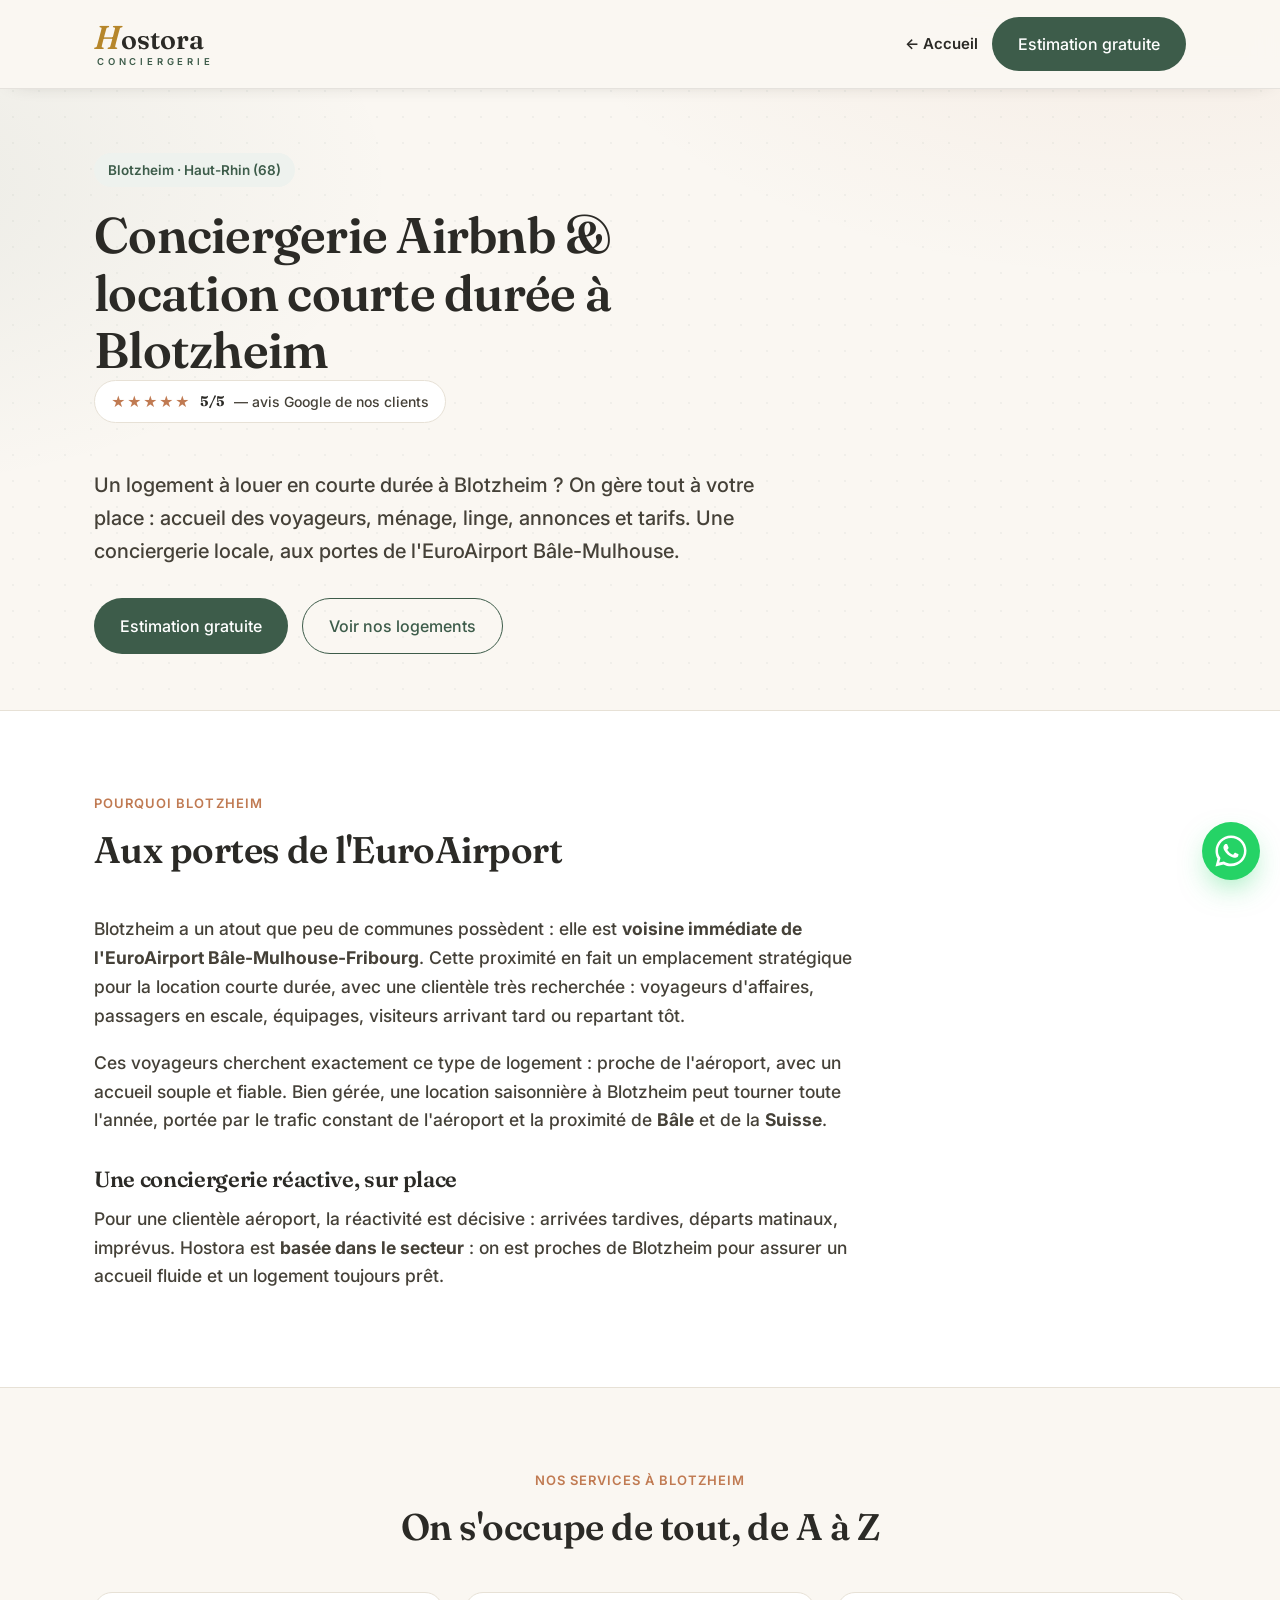
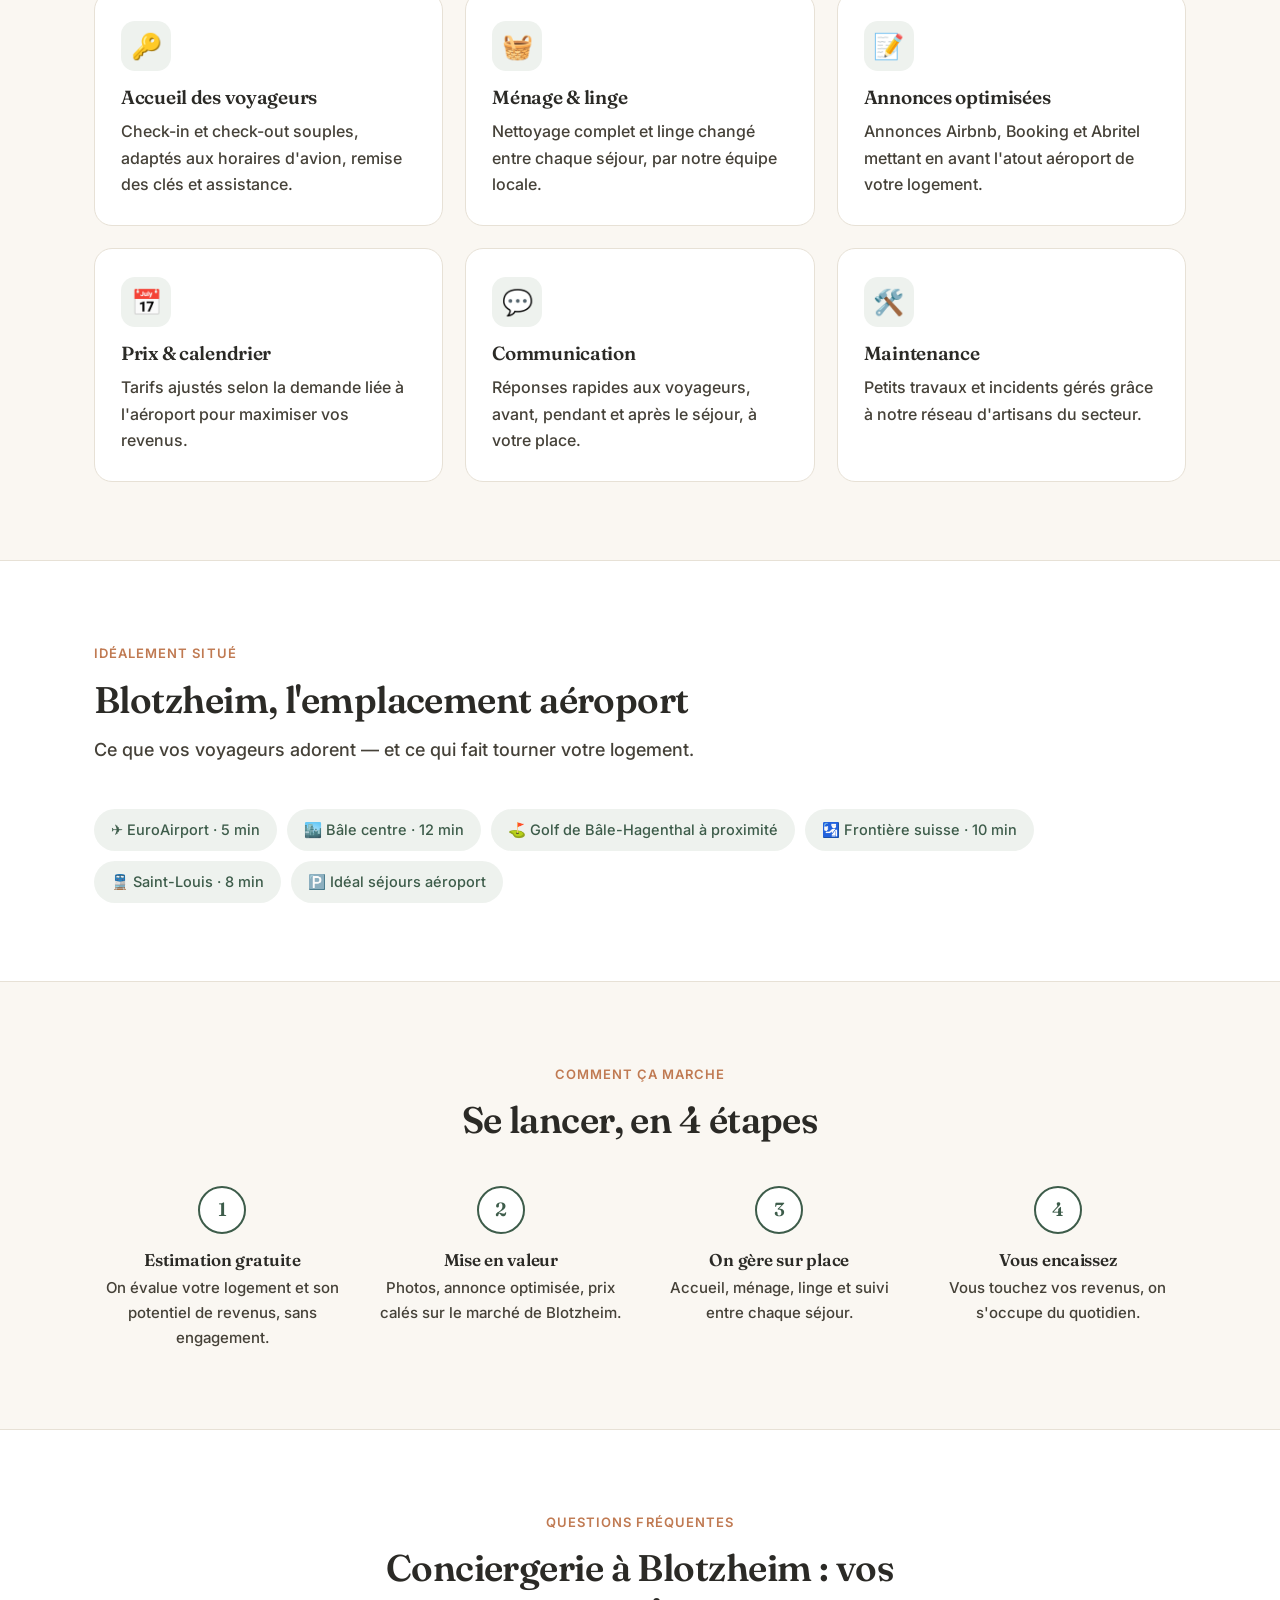
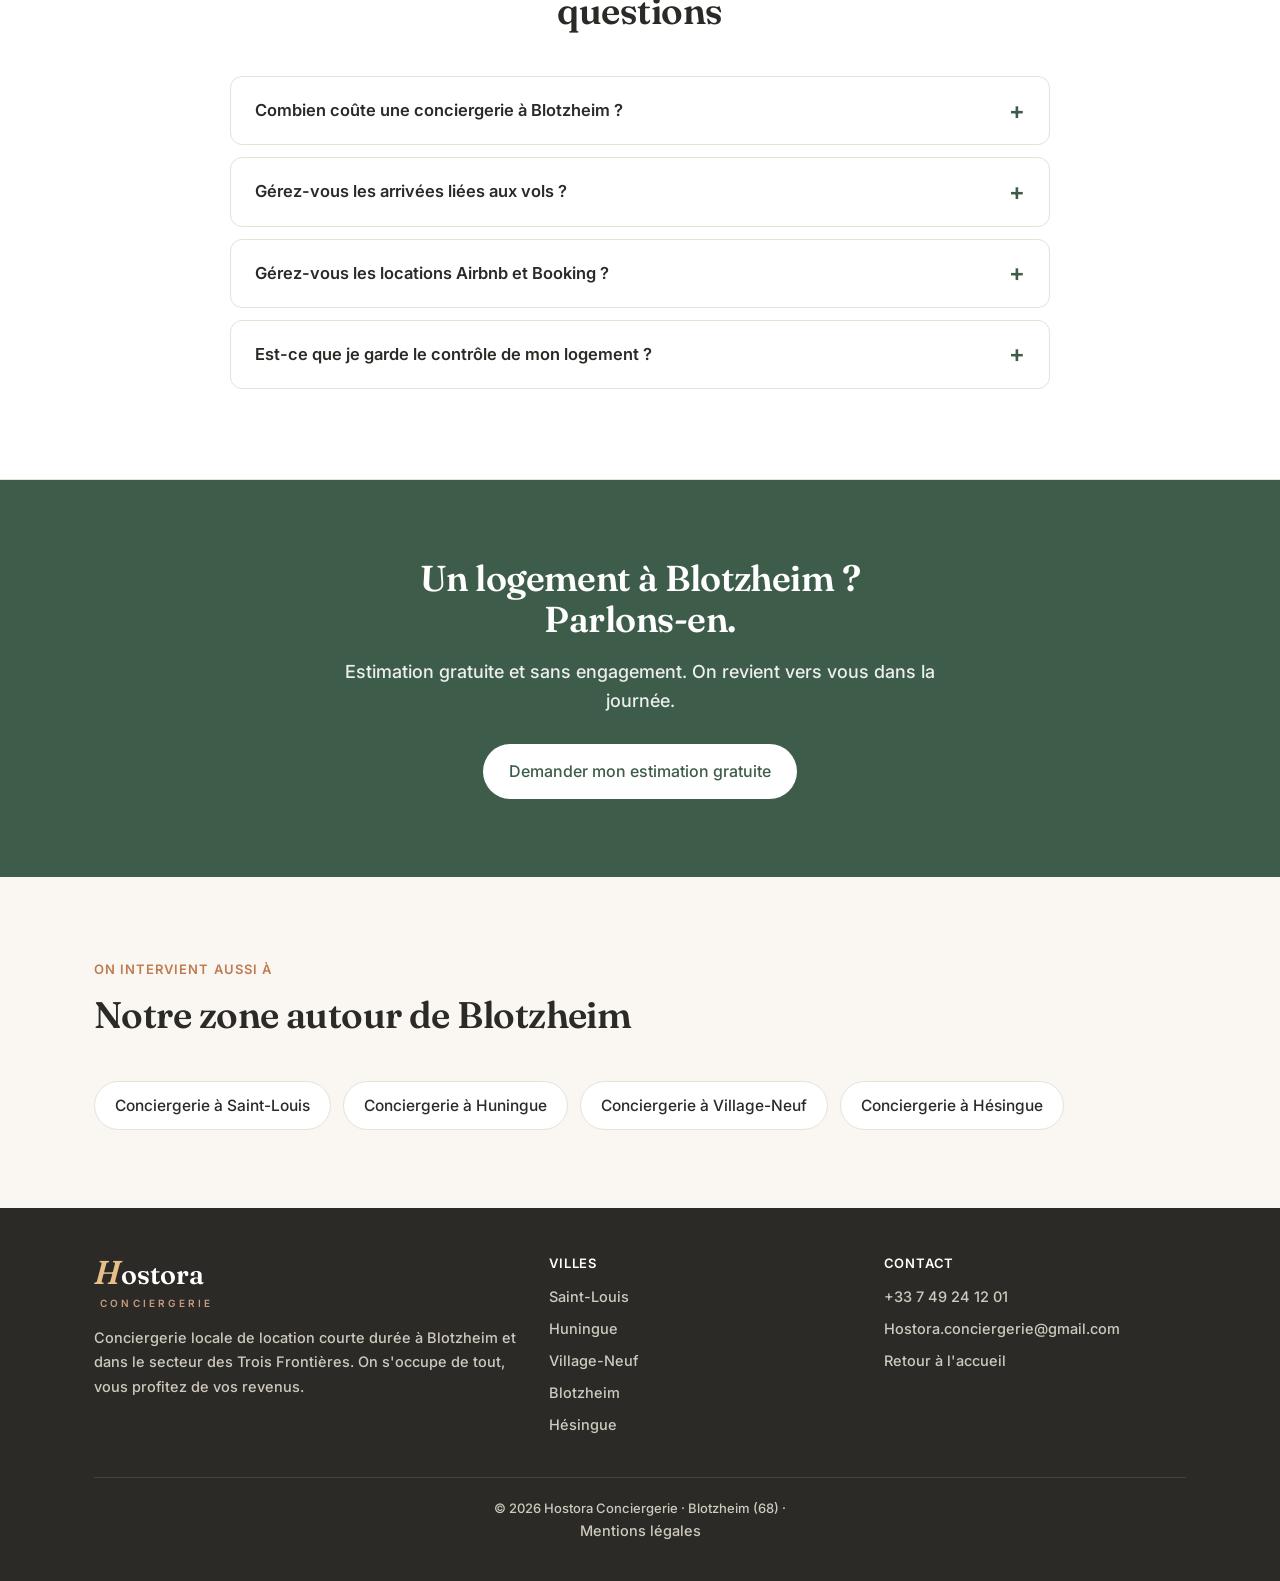
<file: conciergerie-blotzheim.html>
<!DOCTYPE html>
<html lang="fr">
<head>
<meta charset="UTF-8">
<meta name="viewport" content="width=device-width, initial-scale=1.0">
<title>Conciergerie Airbnb à Blotzheim (68) — location courte durée | Hostora</title>
<meta name="description" content="Conciergerie Airbnb et location courte durée à Blotzheim (68), aux portes de l'EuroAirport. Accueil des voyageurs, ménage, linge, gestion des annonces. On s'occupe de tout sur place. Estimation gratuite.">
<link rel="canonical" href="https://hostora-conciergerie.com/conciergerie-blotzheim.html">
<meta property="og:title" content="Conciergerie Airbnb à Blotzheim — Hostora Conciergerie">
<meta property="og:description" content="Gestion complète de votre location courte durée à Blotzheim, près de l'EuroAirport : accueil, ménage, linge, annonces.">
<meta property="og:type" content="website">
<meta property="og:url" content="https://hostora-conciergerie.com/conciergerie-blotzheim.html">
<meta property="og:image" content="https://hostora-conciergerie.com/images/loc-airport.jpg">
<meta property="og:locale" content="fr_FR">
<meta name="theme-color" content="#3d5c4a">
<link rel="icon" href="data:image/svg+xml,%3Csvg xmlns='http://www.w3.org/2000/svg' viewBox='0 0 32 32'%3E%3Crect width='32' height='32' rx='7' fill='%233d5c4a'/%3E%3Ctext x='16' y='23' font-family='Georgia,serif' font-size='20' font-weight='700' fill='%23f6ece4' text-anchor='middle'%3EH%3C/text%3E%3C/svg%3E">
<link rel="preconnect" href="https://fonts.googleapis.com">
<link rel="preconnect" href="https://fonts.gstatic.com" crossorigin>
<link rel="stylesheet" href="https://fonts.googleapis.com/css2?family=Fraunces:ital,opsz,wght@0,9..144,400;0,9..144,600;0,9..144,700;1,9..144,600&family=Inter:wght@400;500;600&display=swap" media="print" onload="this.media='all'">
<noscript><link rel="stylesheet" href="https://fonts.googleapis.com/css2?family=Fraunces:ital,opsz,wght@0,9..144,400;0,9..144,600;0,9..144,700;1,9..144,600&family=Inter:wght@400;500;600&display=swap"></noscript>
<link rel="stylesheet" href="villes.css">
<script type="application/ld+json">
{
  "@context":"https://schema.org",
  "@type":"LocalBusiness",
  "name":"Hostora Conciergerie",
  "description":"Conciergerie de location courte durée (Airbnb, Booking) à Blotzheim, près de l'EuroAirport et dans le secteur des Trois Frontières.",
  "url":"https://hostora-conciergerie.com/conciergerie-blotzheim.html",
  "telephone":"+33749241201",
  "email":"Hostora.conciergerie@gmail.com",
  "image":"https://hostora-conciergerie.com/images/loc-airport.jpg",
  "priceRange":"€€",
  "areaServed":[
    {"@type":"City","name":"Blotzheim"},
    {"@type":"City","name":"Hésingue"},
    {"@type":"City","name":"Saint-Louis"}
  ],
  "address":{"@type":"PostalAddress","addressLocality":"Blotzheim","postalCode":"68730","addressRegion":"Grand Est","addressCountry":"FR"}
}
</script>
</head>
<body>

<header>
  <div class="wrap nav">
    <a href="index.html" class="brand" aria-label="Hostora Conciergerie">
      <span class="wordmark"><span class="wm-h">H</span><span class="wm-rest">ostora</span></span>
      <em>Conciergerie</em>
    </a>
    <div class="nav-cta">
      <a href="index.html" class="nav-back">← Accueil</a>
      <a href="index.html#contact" class="btn">Estimation gratuite</a>
    </div>
  </div>
</header>

<section class="vhero">
  <div class="wrap">
    <span class="tag">Blotzheim · Haut-Rhin (68)</span>
    <h1>Conciergerie Airbnb &amp; location courte durée à Blotzheim</h1>
    <div class="vhero-rating"><span class="stars">★★★★★</span><b>5/5</b><span>— avis Google de nos clients</span></div>
    <p class="lead">Un logement à louer en courte durée à Blotzheim ? On gère tout à votre place : accueil des voyageurs, ménage, linge, annonces et tarifs. Une conciergerie locale, aux portes de l'EuroAirport Bâle-Mulhouse.</p>
    <div class="vhero-actions">
      <a href="index.html#contact" class="btn">Estimation gratuite</a>
      <a href="index.html#logements" class="btn btn-ghost">Voir nos logements</a>
    </div>
  </div>
</section>

<section class="alt">
  <div class="wrap">
    <div class="head">
      <span class="eyebrow">Pourquoi Blotzheim</span>
      <h2>Aux portes de l'EuroAirport</h2>
    </div>
    <div class="prose">
      <p>Blotzheim a un atout que peu de communes possèdent : elle est <strong>voisine immédiate de l'EuroAirport Bâle-Mulhouse-Fribourg</strong>. Cette proximité en fait un emplacement stratégique pour la location courte durée, avec une clientèle très recherchée : voyageurs d'affaires, passagers en escale, équipages, visiteurs arrivant tard ou repartant tôt.</p>
      <p>Ces voyageurs cherchent exactement ce type de logement : proche de l'aéroport, avec un accueil souple et fiable. Bien gérée, une location saisonnière à Blotzheim peut tourner toute l'année, portée par le trafic constant de l'aéroport et la proximité de <strong>Bâle</strong> et de la <strong>Suisse</strong>.</p>
      <h3>Une conciergerie réactive, sur place</h3>
      <p>Pour une clientèle aéroport, la réactivité est décisive : arrivées tardives, départs matinaux, imprévus. Hostora est <strong>basée dans le secteur</strong> : on est proches de Blotzheim pour assurer un accueil fluide et un logement toujours prêt.</p>
    </div>
  </div>
</section>

<section>
  <div class="wrap">
    <div class="head center">
      <span class="eyebrow">Nos services à Blotzheim</span>
      <h2>On s'occupe de tout, de A à Z</h2>
    </div>
    <div class="feats">
      <div class="feat"><div class="ico">🔑</div><h3>Accueil des voyageurs</h3><p>Check-in et check-out souples, adaptés aux horaires d'avion, remise des clés et assistance.</p></div>
      <div class="feat"><div class="ico">🧺</div><h3>Ménage &amp; linge</h3><p>Nettoyage complet et linge changé entre chaque séjour, par notre équipe locale.</p></div>
      <div class="feat"><div class="ico">📝</div><h3>Annonces optimisées</h3><p>Annonces Airbnb, Booking et Abritel mettant en avant l'atout aéroport de votre logement.</p></div>
      <div class="feat"><div class="ico">📅</div><h3>Prix &amp; calendrier</h3><p>Tarifs ajustés selon la demande liée à l'aéroport pour maximiser vos revenus.</p></div>
      <div class="feat"><div class="ico">💬</div><h3>Communication</h3><p>Réponses rapides aux voyageurs, avant, pendant et après le séjour, à votre place.</p></div>
      <div class="feat"><div class="ico">🛠️</div><h3>Maintenance</h3><p>Petits travaux et incidents gérés grâce à notre réseau d'artisans du secteur.</p></div>
    </div>
  </div>
</section>

<section class="alt">
  <div class="wrap">
    <div class="head">
      <span class="eyebrow">Idéalement situé</span>
      <h2>Blotzheim, l'emplacement aéroport</h2>
      <p>Ce que vos voyageurs adorent — et ce qui fait tourner votre logement.</p>
    </div>
    <div class="prox-pills">
      <span>✈️ EuroAirport · 5 min</span>
      <span>🏙️ Bâle centre · 12 min</span>
      <span>⛳ Golf de Bâle-Hagenthal à proximité</span>
      <span>🛂 Frontière suisse · 10 min</span>
      <span>🚆 Saint-Louis · 8 min</span>
      <span>🅿️ Idéal séjours aéroport</span>
    </div>
  </div>
</section>

<section>
  <div class="wrap">
    <div class="head center">
      <span class="eyebrow">Comment ça marche</span>
      <h2>Se lancer, en 4 étapes</h2>
    </div>
    <div class="steps">
      <div class="stepc"><div class="num">1</div><h3>Estimation gratuite</h3><p>On évalue votre logement et son potentiel de revenus, sans engagement.</p></div>
      <div class="stepc"><div class="num">2</div><h3>Mise en valeur</h3><p>Photos, annonce optimisée, prix calés sur le marché de Blotzheim.</p></div>
      <div class="stepc"><div class="num">3</div><h3>On gère sur place</h3><p>Accueil, ménage, linge et suivi entre chaque séjour.</p></div>
      <div class="stepc"><div class="num">4</div><h3>Vous encaissez</h3><p>Vous touchez vos revenus, on s'occupe du quotidien.</p></div>
    </div>
  </div>
</section>

<section class="alt">
  <div class="wrap">
    <div class="head center">
      <span class="eyebrow">Questions fréquentes</span>
      <h2>Conciergerie à Blotzheim : vos questions</h2>
    </div>
    <div class="faq">
      <details><summary>Combien coûte une conciergerie à Blotzheim ?</summary><p>Notre formule tout compris est à 20 % des réservations : on se rémunère uniquement quand votre logement rapporte. Pour un besoin ponctuel (ménage, linge), on établit un devis. L'estimation est gratuite et sans engagement.</p></details>
      <details><summary>Gérez-vous les arrivées liées aux vols ?</summary><p>Oui. Pour une clientèle aéroport, on adapte l'accueil aux horaires d'avion, y compris arrivées tardives et départs matinaux, avec des instructions claires pour les voyageurs.</p></details>
      <details><summary>Gérez-vous les locations Airbnb et Booking ?</summary><p>Oui. On crée et gère vos annonces sur Airbnb, Booking et Abritel, et on synchronise les calendriers pour éviter les doubles réservations.</p></details>
      <details><summary>Est-ce que je garde le contrôle de mon logement ?</summary><p>Totalement. Vous restez propriétaire, vous fixez vos disponibilités. On s'occupe du travail sur place.</p></details>
    </div>
  </div>
</section>

<section class="cta-band">
  <div class="wrap">
    <h2>Un logement à Blotzheim ? Parlons-en.</h2>
    <p>Estimation gratuite et sans engagement. On revient vers vous dans la journée.</p>
    <a href="index.html#contact" class="btn">Demander mon estimation gratuite</a>
  </div>
</section>

<section>
  <div class="wrap">
    <div class="head">
      <span class="eyebrow">On intervient aussi à</span>
      <h2>Notre zone autour de Blotzheim</h2>
    </div>
    <div class="otowns">
      <a href="conciergerie-saint-louis.html">Conciergerie à Saint-Louis</a>
      <a href="conciergerie-huningue.html">Conciergerie à Huningue</a>
      <a href="conciergerie-village-neuf.html">Conciergerie à Village-Neuf</a>
      <a href="conciergerie-hesingue.html">Conciergerie à Hésingue</a>
    </div>
  </div>
</section>

<footer>
  <div class="wrap">
    <div class="f-grid">
      <div class="f-brand">
        <span class="wordmark"><span class="wm-h">H</span><span class="wm-rest">ostora</span></span>
        <em>Conciergerie</em>
        <p>Conciergerie locale de location courte durée à Blotzheim et dans le secteur des Trois Frontières. On s'occupe de tout, vous profitez de vos revenus.</p>
      </div>
      <div>
        <h4>Villes</h4>
        <a href="conciergerie-saint-louis.html">Saint-Louis</a>
        <a href="conciergerie-huningue.html">Huningue</a>
        <a href="conciergerie-village-neuf.html">Village-Neuf</a>
        <a href="conciergerie-blotzheim.html">Blotzheim</a>
        <a href="conciergerie-hesingue.html">Hésingue</a>
      </div>
      <div>
        <h4>Contact</h4>
        <a href="tel:+33749241201">+33 7 49 24 12 01</a>
        <a href="mailto:Hostora.conciergerie@gmail.com">Hostora.conciergerie@gmail.com</a>
        <a href="index.html">Retour à l'accueil</a>
      </div>
    </div>
    <div class="f-bottom">© <span id="year"></span> Hostora Conciergerie · Blotzheim (68) · <a href="mentions-legales.html">Mentions légales</a></div>
  </div>
</footer>

<a class="wa-float" href="https://wa.me/33749241201?text=Bonjour%2C%20je%20vous%20contacte%20au%20sujet%20de%20la%20conciergerie%20Hostora%20%C3%A0%20Blotzheim." target="_blank" rel="noopener" aria-label="Nous contacter sur WhatsApp">
  <svg viewBox="0 0 32 32" aria-hidden="true"><path d="M16 .5C7.4.5.5 7.4.5 16c0 2.8.7 5.4 2 7.7L.5 31.5l8-2.1c2.2 1.2 4.8 1.9 7.5 1.9 8.6 0 15.5-6.9 15.5-15.5S24.6.5 16 .5zm0 28c-2.4 0-4.7-.6-6.6-1.8l-.5-.3-4.7 1.2 1.3-4.6-.3-.5C3.6 20.3 3 18.2 3 16 3 8.8 8.8 3 16 3s13 5.8 13 13-5.8 12.5-13 12.5zm7.1-9.4c-.4-.2-2.3-1.1-2.6-1.3-.4-.1-.6-.2-.9.2s-1 1.3-1.2 1.5c-.2.2-.4.3-.8.1s-1.6-.6-3.1-1.9c-1.1-1-1.9-2.3-2.1-2.6-.2-.4 0-.6.2-.7.2-.2.4-.4.5-.6.2-.2.2-.4.4-.6.1-.3 0-.5 0-.7s-.9-2.1-1.2-2.9c-.3-.8-.6-.7-.9-.7h-.7c-.2 0-.6.1-1 .5-.3.4-1.3 1.3-1.3 3.1s1.3 3.6 1.5 3.8c.2.3 2.6 4 6.3 5.5.9.4 1.6.6 2.1.8.9.3 1.7.2 2.3.1.7-.1 2.3-.9 2.6-1.8.3-.9.3-1.6.2-1.8-.1-.1-.3-.2-.7-.4z"/></svg>
</a>

<script>document.getElementById('year').textContent=new Date().getFullYear();</script>
</body>
</html>
</file>
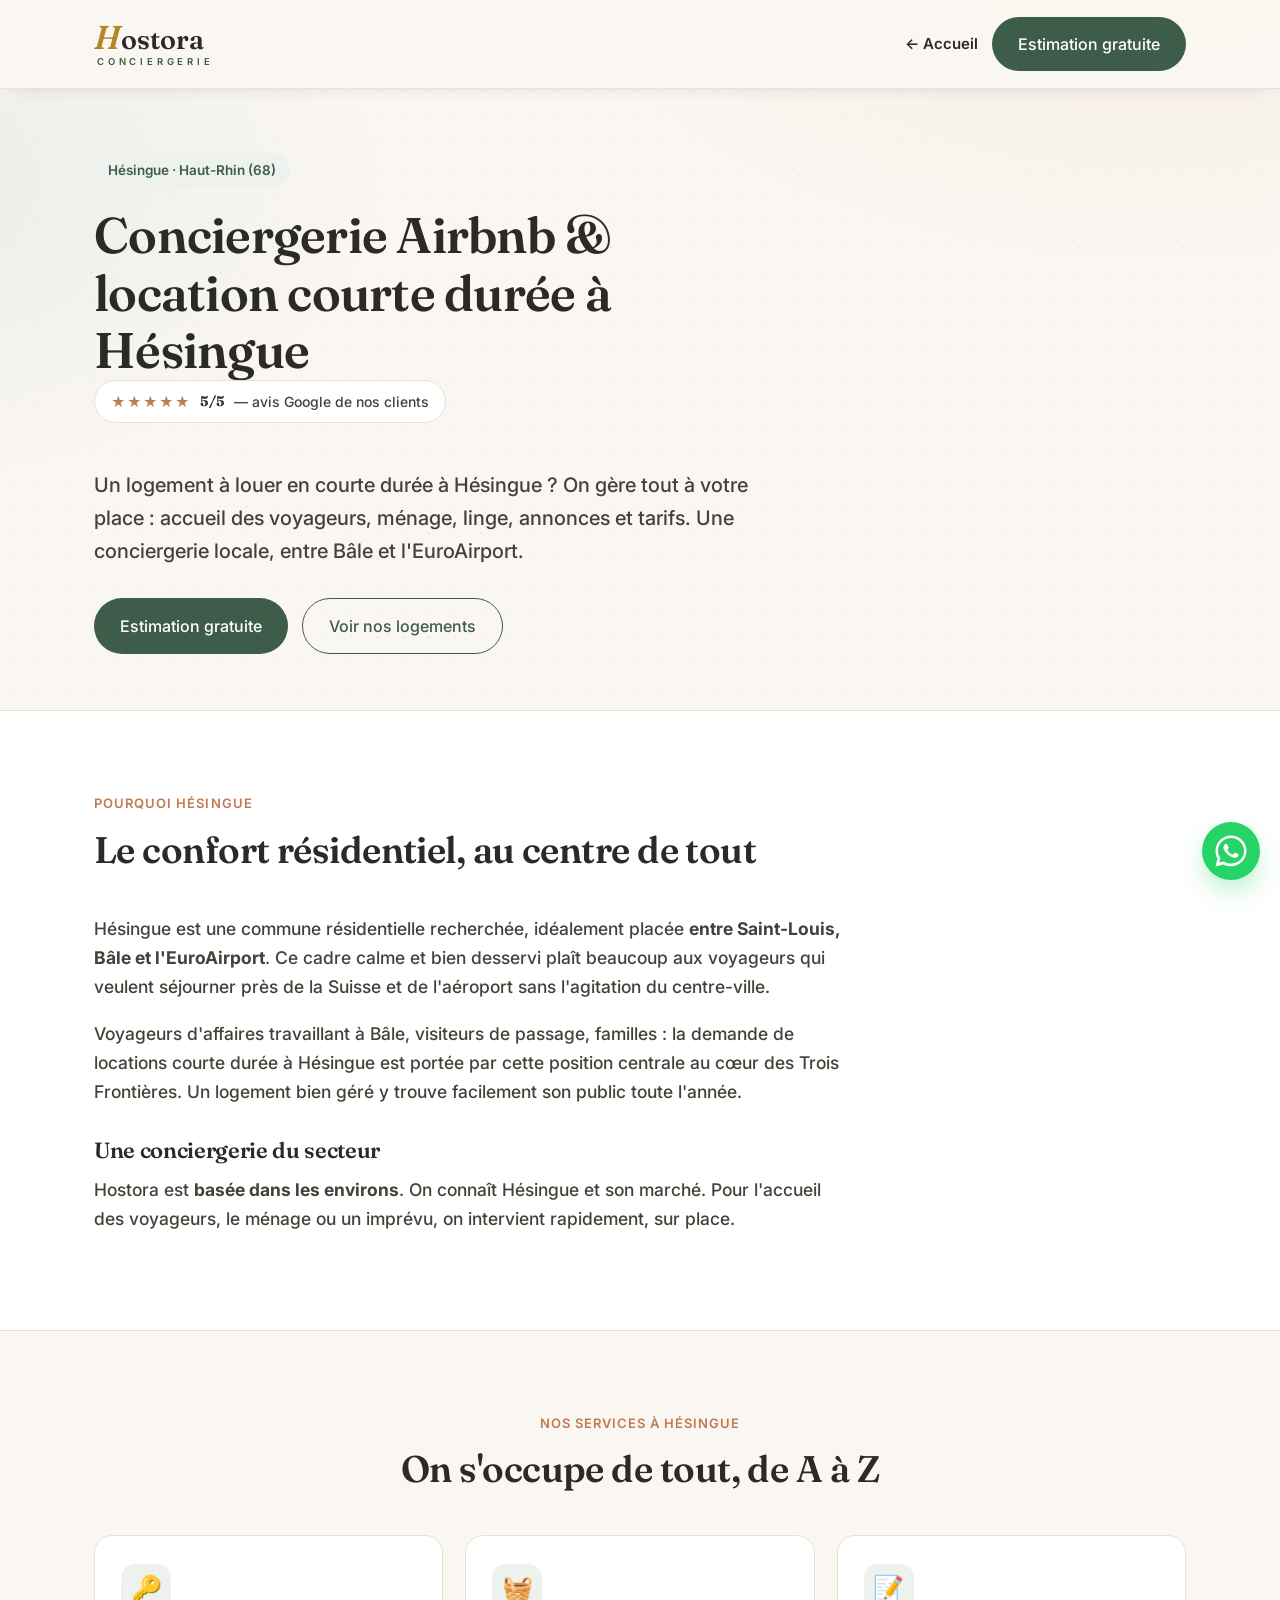
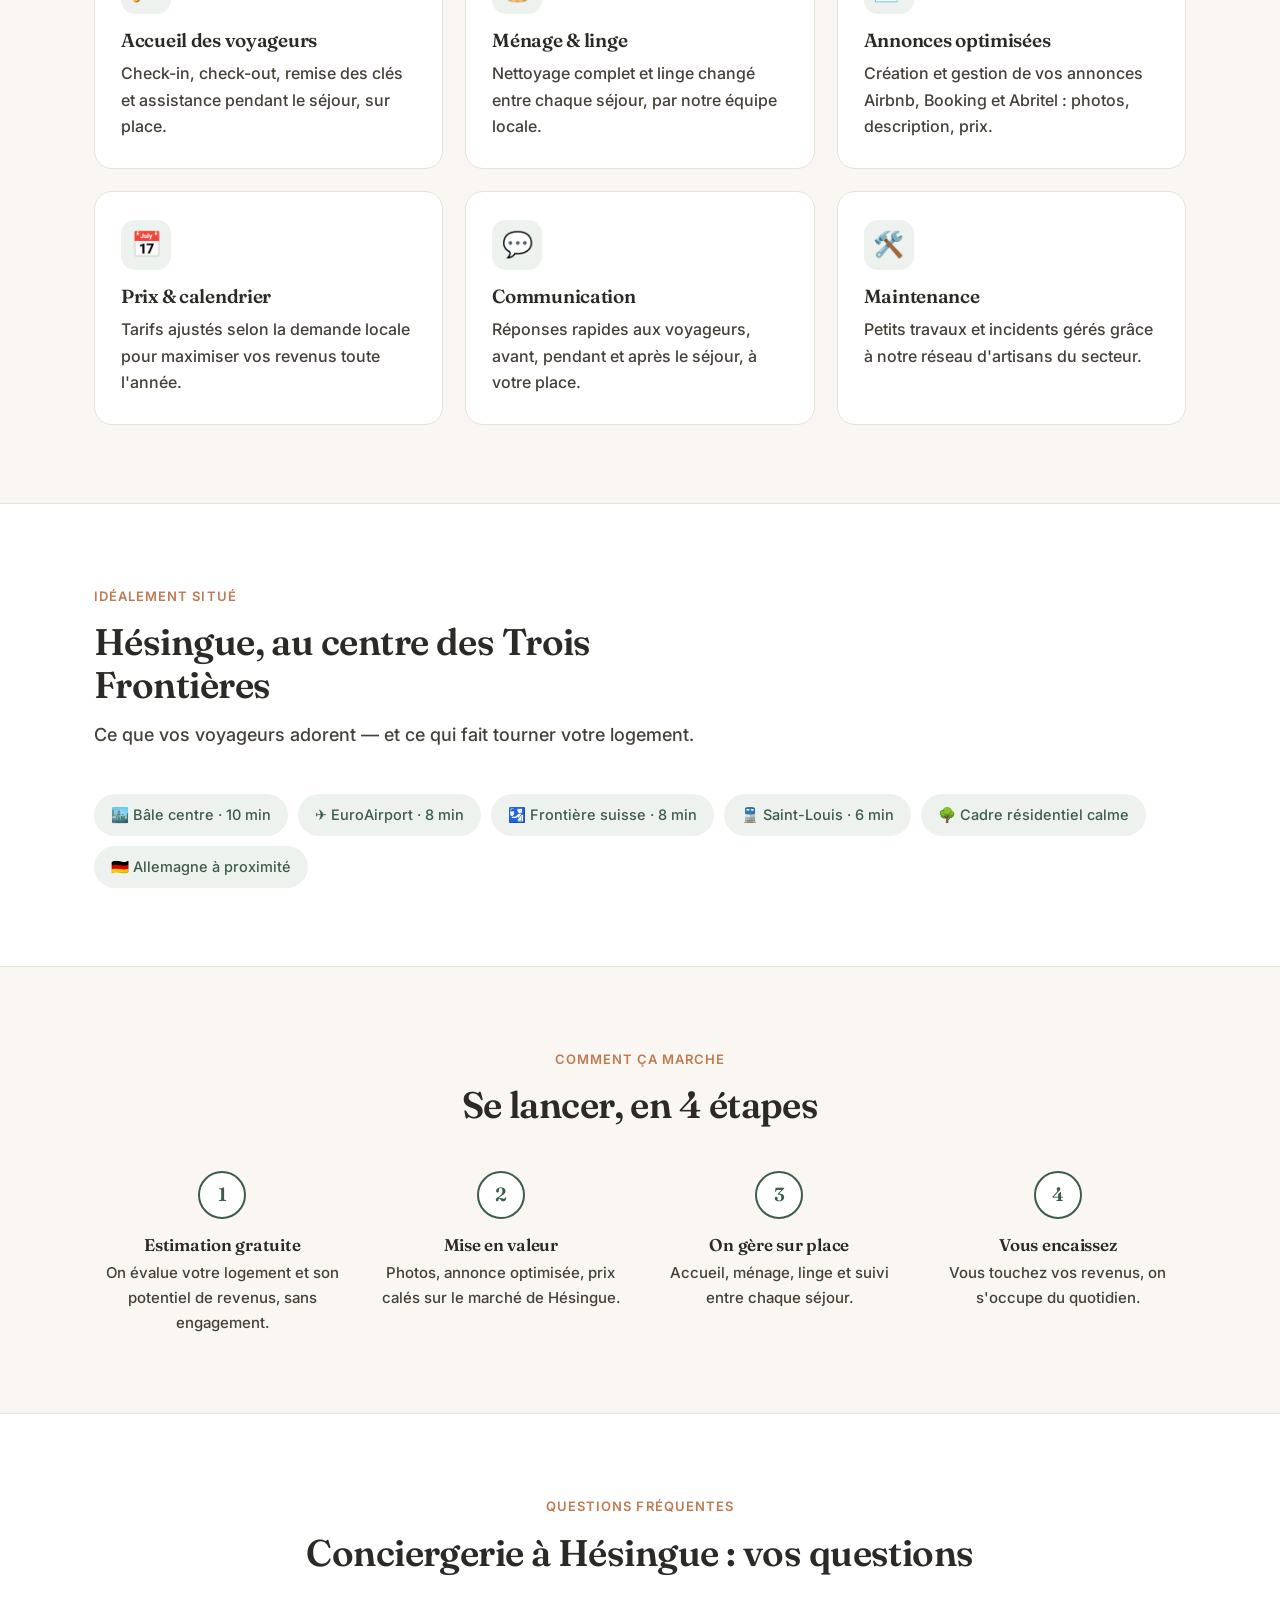
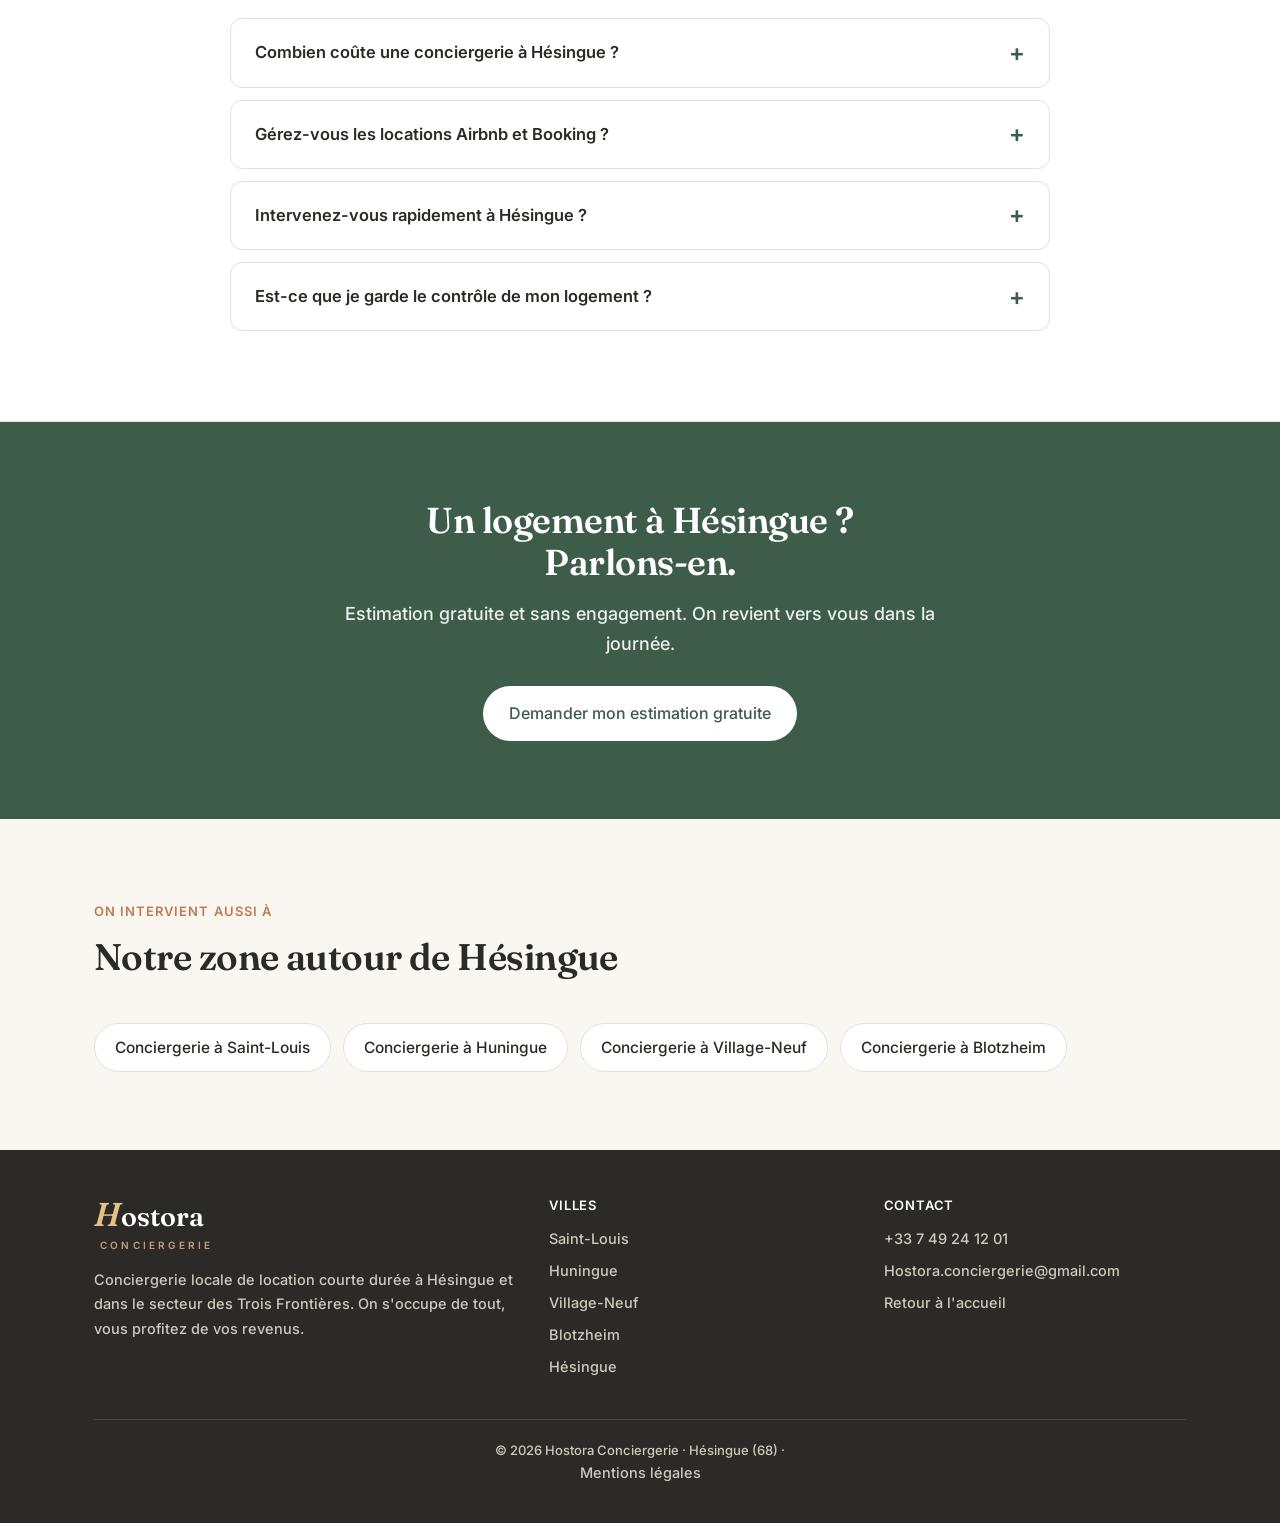
<file: conciergerie-hesingue.html>
<!DOCTYPE html>
<html lang="fr">
<head>
<meta charset="UTF-8">
<meta name="viewport" content="width=device-width, initial-scale=1.0">
<title>Conciergerie Airbnb à Hésingue (68) — location courte durée | Hostora</title>
<meta name="description" content="Conciergerie Airbnb et location courte durée à Hésingue (68). Accueil des voyageurs, ménage, linge, gestion des annonces. Conciergerie locale entre Bâle et l'EuroAirport. Estimation gratuite.">
<link rel="canonical" href="https://hostora-conciergerie.com/conciergerie-hesingue.html">
<meta property="og:title" content="Conciergerie Airbnb à Hésingue — Hostora Conciergerie">
<meta property="og:description" content="Gestion complète de votre location courte durée à Hésingue : accueil, ménage, linge, annonces. On s'occupe de tout sur place.">
<meta property="og:type" content="website">
<meta property="og:url" content="https://hostora-conciergerie.com/conciergerie-hesingue.html">
<meta property="og:image" content="https://hostora-conciergerie.com/images/l4-1.jpg">
<meta property="og:locale" content="fr_FR">
<meta name="theme-color" content="#3d5c4a">
<link rel="icon" href="data:image/svg+xml,%3Csvg xmlns='http://www.w3.org/2000/svg' viewBox='0 0 32 32'%3E%3Crect width='32' height='32' rx='7' fill='%233d5c4a'/%3E%3Ctext x='16' y='23' font-family='Georgia,serif' font-size='20' font-weight='700' fill='%23f6ece4' text-anchor='middle'%3EH%3C/text%3E%3C/svg%3E">
<link rel="preconnect" href="https://fonts.googleapis.com">
<link rel="preconnect" href="https://fonts.gstatic.com" crossorigin>
<link rel="stylesheet" href="https://fonts.googleapis.com/css2?family=Fraunces:ital,opsz,wght@0,9..144,400;0,9..144,600;0,9..144,700;1,9..144,600&family=Inter:wght@400;500;600&display=swap" media="print" onload="this.media='all'">
<noscript><link rel="stylesheet" href="https://fonts.googleapis.com/css2?family=Fraunces:ital,opsz,wght@0,9..144,400;0,9..144,600;0,9..144,700;1,9..144,600&family=Inter:wght@400;500;600&display=swap"></noscript>
<link rel="stylesheet" href="villes.css">
<script type="application/ld+json">
{
  "@context":"https://schema.org",
  "@type":"LocalBusiness",
  "name":"Hostora Conciergerie",
  "description":"Conciergerie de location courte durée (Airbnb, Booking) à Hésingue et dans le secteur des Trois Frontières.",
  "url":"https://hostora-conciergerie.com/conciergerie-hesingue.html",
  "telephone":"+33749241201",
  "email":"Hostora.conciergerie@gmail.com",
  "image":"https://hostora-conciergerie.com/images/l4-1.jpg",
  "priceRange":"€€",
  "areaServed":[
    {"@type":"City","name":"Hésingue"},
    {"@type":"City","name":"Blotzheim"},
    {"@type":"City","name":"Saint-Louis"}
  ],
  "address":{"@type":"PostalAddress","addressLocality":"Hésingue","postalCode":"68220","addressRegion":"Grand Est","addressCountry":"FR"}
}
</script>
</head>
<body>

<header>
  <div class="wrap nav">
    <a href="index.html" class="brand" aria-label="Hostora Conciergerie">
      <span class="wordmark"><span class="wm-h">H</span><span class="wm-rest">ostora</span></span>
      <em>Conciergerie</em>
    </a>
    <div class="nav-cta">
      <a href="index.html" class="nav-back">← Accueil</a>
      <a href="index.html#contact" class="btn">Estimation gratuite</a>
    </div>
  </div>
</header>

<section class="vhero">
  <div class="wrap">
    <span class="tag">Hésingue · Haut-Rhin (68)</span>
    <h1>Conciergerie Airbnb &amp; location courte durée à Hésingue</h1>
    <div class="vhero-rating"><span class="stars">★★★★★</span><b>5/5</b><span>— avis Google de nos clients</span></div>
    <p class="lead">Un logement à louer en courte durée à Hésingue ? On gère tout à votre place : accueil des voyageurs, ménage, linge, annonces et tarifs. Une conciergerie locale, entre Bâle et l'EuroAirport.</p>
    <div class="vhero-actions">
      <a href="index.html#contact" class="btn">Estimation gratuite</a>
      <a href="index.html#logements" class="btn btn-ghost">Voir nos logements</a>
    </div>
  </div>
</section>

<section class="alt">
  <div class="wrap">
    <div class="head">
      <span class="eyebrow">Pourquoi Hésingue</span>
      <h2>Le confort résidentiel, au centre de tout</h2>
    </div>
    <div class="prose">
      <p>Hésingue est une commune résidentielle recherchée, idéalement placée <strong>entre Saint-Louis, Bâle et l'EuroAirport</strong>. Ce cadre calme et bien desservi plaît beaucoup aux voyageurs qui veulent séjourner près de la Suisse et de l'aéroport sans l'agitation du centre-ville.</p>
      <p>Voyageurs d'affaires travaillant à Bâle, visiteurs de passage, familles : la demande de locations courte durée à Hésingue est portée par cette position centrale au cœur des Trois Frontières. Un logement bien géré y trouve facilement son public toute l'année.</p>
      <h3>Une conciergerie du secteur</h3>
      <p>Hostora est <strong>basée dans les environs</strong>. On connaît Hésingue et son marché. Pour l'accueil des voyageurs, le ménage ou un imprévu, on intervient rapidement, sur place.</p>
    </div>
  </div>
</section>

<section>
  <div class="wrap">
    <div class="head center">
      <span class="eyebrow">Nos services à Hésingue</span>
      <h2>On s'occupe de tout, de A à Z</h2>
    </div>
    <div class="feats">
      <div class="feat"><div class="ico">🔑</div><h3>Accueil des voyageurs</h3><p>Check-in, check-out, remise des clés et assistance pendant le séjour, sur place.</p></div>
      <div class="feat"><div class="ico">🧺</div><h3>Ménage &amp; linge</h3><p>Nettoyage complet et linge changé entre chaque séjour, par notre équipe locale.</p></div>
      <div class="feat"><div class="ico">📝</div><h3>Annonces optimisées</h3><p>Création et gestion de vos annonces Airbnb, Booking et Abritel : photos, description, prix.</p></div>
      <div class="feat"><div class="ico">📅</div><h3>Prix &amp; calendrier</h3><p>Tarifs ajustés selon la demande locale pour maximiser vos revenus toute l'année.</p></div>
      <div class="feat"><div class="ico">💬</div><h3>Communication</h3><p>Réponses rapides aux voyageurs, avant, pendant et après le séjour, à votre place.</p></div>
      <div class="feat"><div class="ico">🛠️</div><h3>Maintenance</h3><p>Petits travaux et incidents gérés grâce à notre réseau d'artisans du secteur.</p></div>
    </div>
  </div>
</section>

<section class="alt">
  <div class="wrap">
    <div class="head">
      <span class="eyebrow">Idéalement situé</span>
      <h2>Hésingue, au centre des Trois Frontières</h2>
      <p>Ce que vos voyageurs adorent — et ce qui fait tourner votre logement.</p>
    </div>
    <div class="prox-pills">
      <span>🏙️ Bâle centre · 10 min</span>
      <span>✈️ EuroAirport · 8 min</span>
      <span>🛂 Frontière suisse · 8 min</span>
      <span>🚆 Saint-Louis · 6 min</span>
      <span>🌳 Cadre résidentiel calme</span>
      <span>🇩🇪 Allemagne à proximité</span>
    </div>
  </div>
</section>

<section>
  <div class="wrap">
    <div class="head center">
      <span class="eyebrow">Comment ça marche</span>
      <h2>Se lancer, en 4 étapes</h2>
    </div>
    <div class="steps">
      <div class="stepc"><div class="num">1</div><h3>Estimation gratuite</h3><p>On évalue votre logement et son potentiel de revenus, sans engagement.</p></div>
      <div class="stepc"><div class="num">2</div><h3>Mise en valeur</h3><p>Photos, annonce optimisée, prix calés sur le marché de Hésingue.</p></div>
      <div class="stepc"><div class="num">3</div><h3>On gère sur place</h3><p>Accueil, ménage, linge et suivi entre chaque séjour.</p></div>
      <div class="stepc"><div class="num">4</div><h3>Vous encaissez</h3><p>Vous touchez vos revenus, on s'occupe du quotidien.</p></div>
    </div>
  </div>
</section>

<section class="alt">
  <div class="wrap">
    <div class="head center">
      <span class="eyebrow">Questions fréquentes</span>
      <h2>Conciergerie à Hésingue : vos questions</h2>
    </div>
    <div class="faq">
      <details><summary>Combien coûte une conciergerie à Hésingue ?</summary><p>Notre formule tout compris est à 20 % des réservations : on se rémunère uniquement quand votre logement rapporte. Pour un besoin ponctuel (ménage, linge), on établit un devis. L'estimation est gratuite et sans engagement.</p></details>
      <details><summary>Gérez-vous les locations Airbnb et Booking ?</summary><p>Oui. On crée et gère vos annonces sur Airbnb, Booking et Abritel, et on synchronise les calendriers pour éviter les doubles réservations.</p></details>
      <details><summary>Intervenez-vous rapidement à Hésingue ?</summary><p>Oui, on est basés dans le secteur : on est à quelques minutes de Hésingue pour l'accueil, le ménage ou un imprévu.</p></details>
      <details><summary>Est-ce que je garde le contrôle de mon logement ?</summary><p>Totalement. Vous restez propriétaire, vous fixez vos disponibilités. On s'occupe du travail sur place.</p></details>
    </div>
  </div>
</section>

<section class="cta-band">
  <div class="wrap">
    <h2>Un logement à Hésingue ? Parlons-en.</h2>
    <p>Estimation gratuite et sans engagement. On revient vers vous dans la journée.</p>
    <a href="index.html#contact" class="btn">Demander mon estimation gratuite</a>
  </div>
</section>

<section>
  <div class="wrap">
    <div class="head">
      <span class="eyebrow">On intervient aussi à</span>
      <h2>Notre zone autour de Hésingue</h2>
    </div>
    <div class="otowns">
      <a href="conciergerie-saint-louis.html">Conciergerie à Saint-Louis</a>
      <a href="conciergerie-huningue.html">Conciergerie à Huningue</a>
      <a href="conciergerie-village-neuf.html">Conciergerie à Village-Neuf</a>
      <a href="conciergerie-blotzheim.html">Conciergerie à Blotzheim</a>
    </div>
  </div>
</section>

<footer>
  <div class="wrap">
    <div class="f-grid">
      <div class="f-brand">
        <span class="wordmark"><span class="wm-h">H</span><span class="wm-rest">ostora</span></span>
        <em>Conciergerie</em>
        <p>Conciergerie locale de location courte durée à Hésingue et dans le secteur des Trois Frontières. On s'occupe de tout, vous profitez de vos revenus.</p>
      </div>
      <div>
        <h4>Villes</h4>
        <a href="conciergerie-saint-louis.html">Saint-Louis</a>
        <a href="conciergerie-huningue.html">Huningue</a>
        <a href="conciergerie-village-neuf.html">Village-Neuf</a>
        <a href="conciergerie-blotzheim.html">Blotzheim</a>
        <a href="conciergerie-hesingue.html">Hésingue</a>
      </div>
      <div>
        <h4>Contact</h4>
        <a href="tel:+33749241201">+33 7 49 24 12 01</a>
        <a href="mailto:Hostora.conciergerie@gmail.com">Hostora.conciergerie@gmail.com</a>
        <a href="index.html">Retour à l'accueil</a>
      </div>
    </div>
    <div class="f-bottom">© <span id="year"></span> Hostora Conciergerie · Hésingue (68) · <a href="mentions-legales.html">Mentions légales</a></div>
  </div>
</footer>

<a class="wa-float" href="https://wa.me/33749241201?text=Bonjour%2C%20je%20vous%20contacte%20au%20sujet%20de%20la%20conciergerie%20Hostora%20%C3%A0%20H%C3%A9singue." target="_blank" rel="noopener" aria-label="Nous contacter sur WhatsApp">
  <svg viewBox="0 0 32 32" aria-hidden="true"><path d="M16 .5C7.4.5.5 7.4.5 16c0 2.8.7 5.4 2 7.7L.5 31.5l8-2.1c2.2 1.2 4.8 1.9 7.5 1.9 8.6 0 15.5-6.9 15.5-15.5S24.6.5 16 .5zm0 28c-2.4 0-4.7-.6-6.6-1.8l-.5-.3-4.7 1.2 1.3-4.6-.3-.5C3.6 20.3 3 18.2 3 16 3 8.8 8.8 3 16 3s13 5.8 13 13-5.8 12.5-13 12.5zm7.1-9.4c-.4-.2-2.3-1.1-2.6-1.3-.4-.1-.6-.2-.9.2s-1 1.3-1.2 1.5c-.2.2-.4.3-.8.1s-1.6-.6-3.1-1.9c-1.1-1-1.9-2.3-2.1-2.6-.2-.4 0-.6.2-.7.2-.2.4-.4.5-.6.2-.2.2-.4.4-.6.1-.3 0-.5 0-.7s-.9-2.1-1.2-2.9c-.3-.8-.6-.7-.9-.7h-.7c-.2 0-.6.1-1 .5-.3.4-1.3 1.3-1.3 3.1s1.3 3.6 1.5 3.8c.2.3 2.6 4 6.3 5.5.9.4 1.6.6 2.1.8.9.3 1.7.2 2.3.1.7-.1 2.3-.9 2.6-1.8.3-.9.3-1.6.2-1.8-.1-.1-.3-.2-.7-.4z"/></svg>
</a>

<script>document.getElementById('year').textContent=new Date().getFullYear();</script>
</body>
</html>
</file>
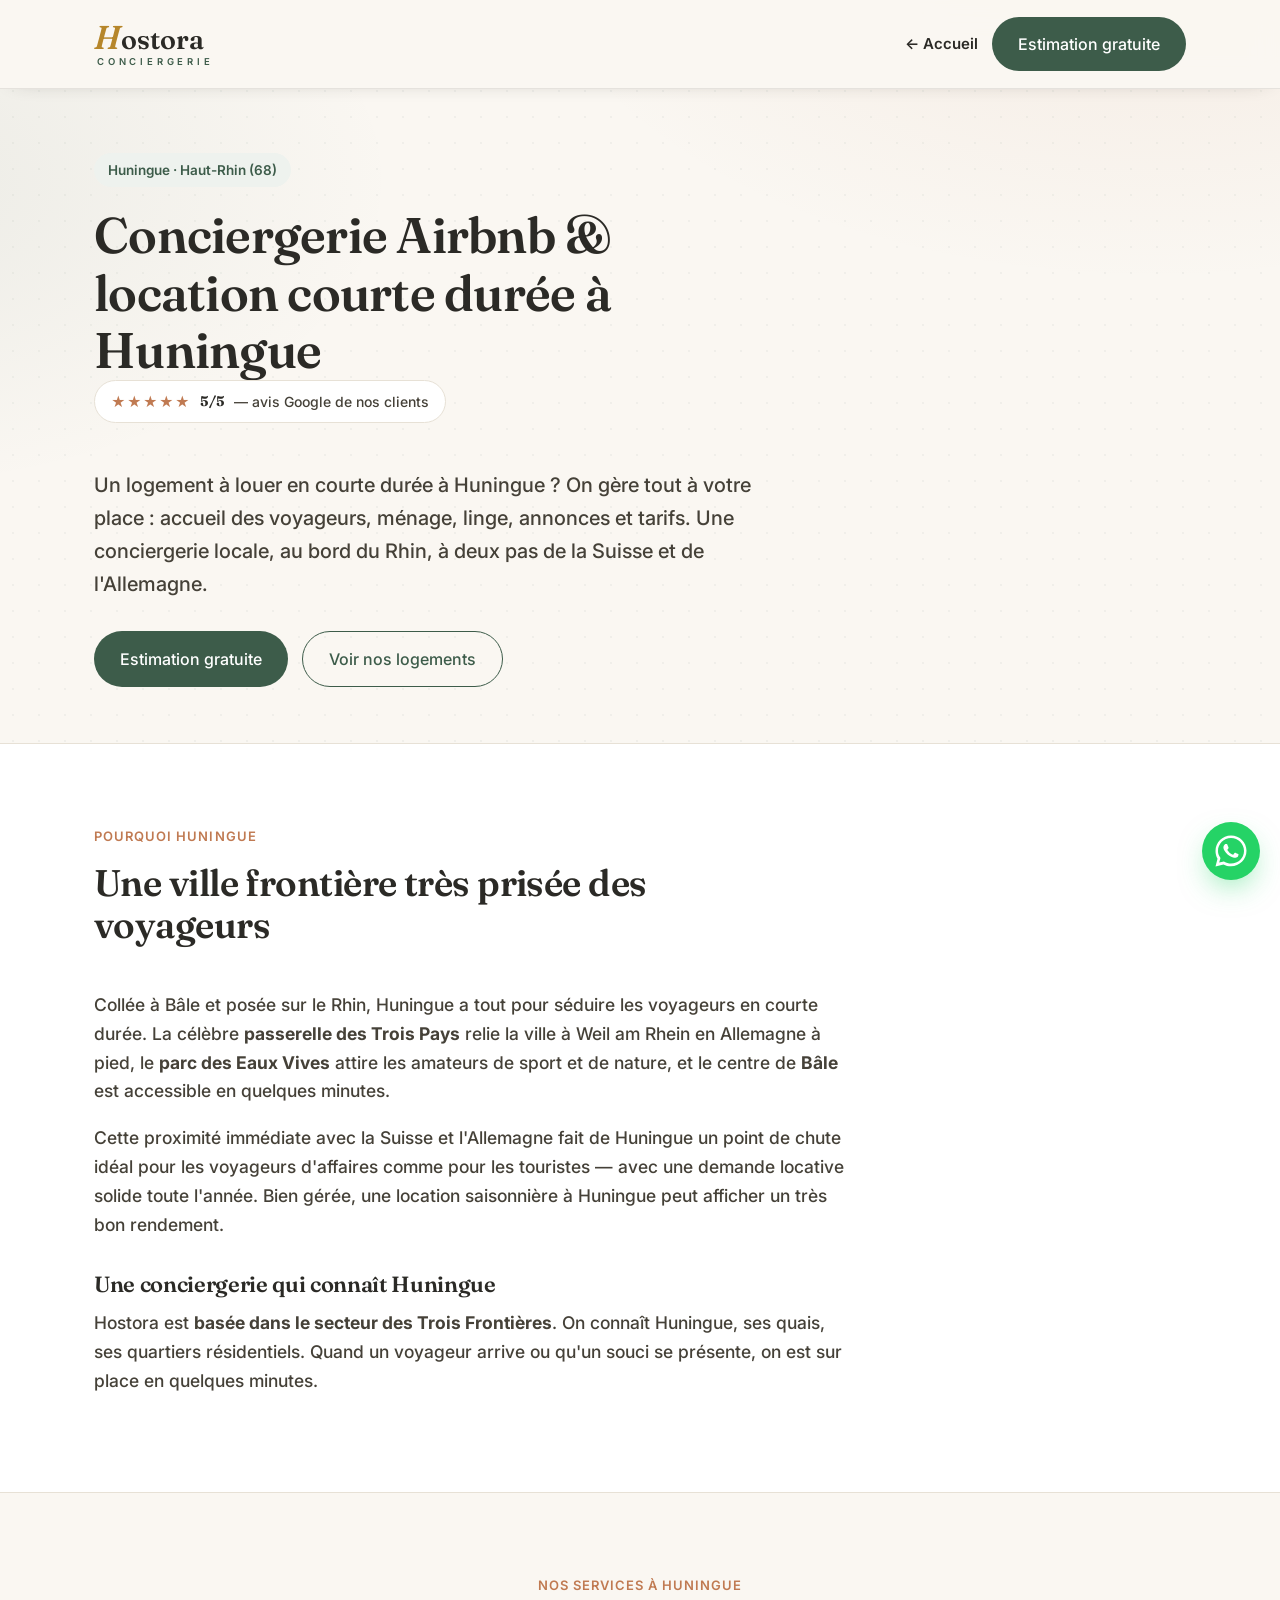
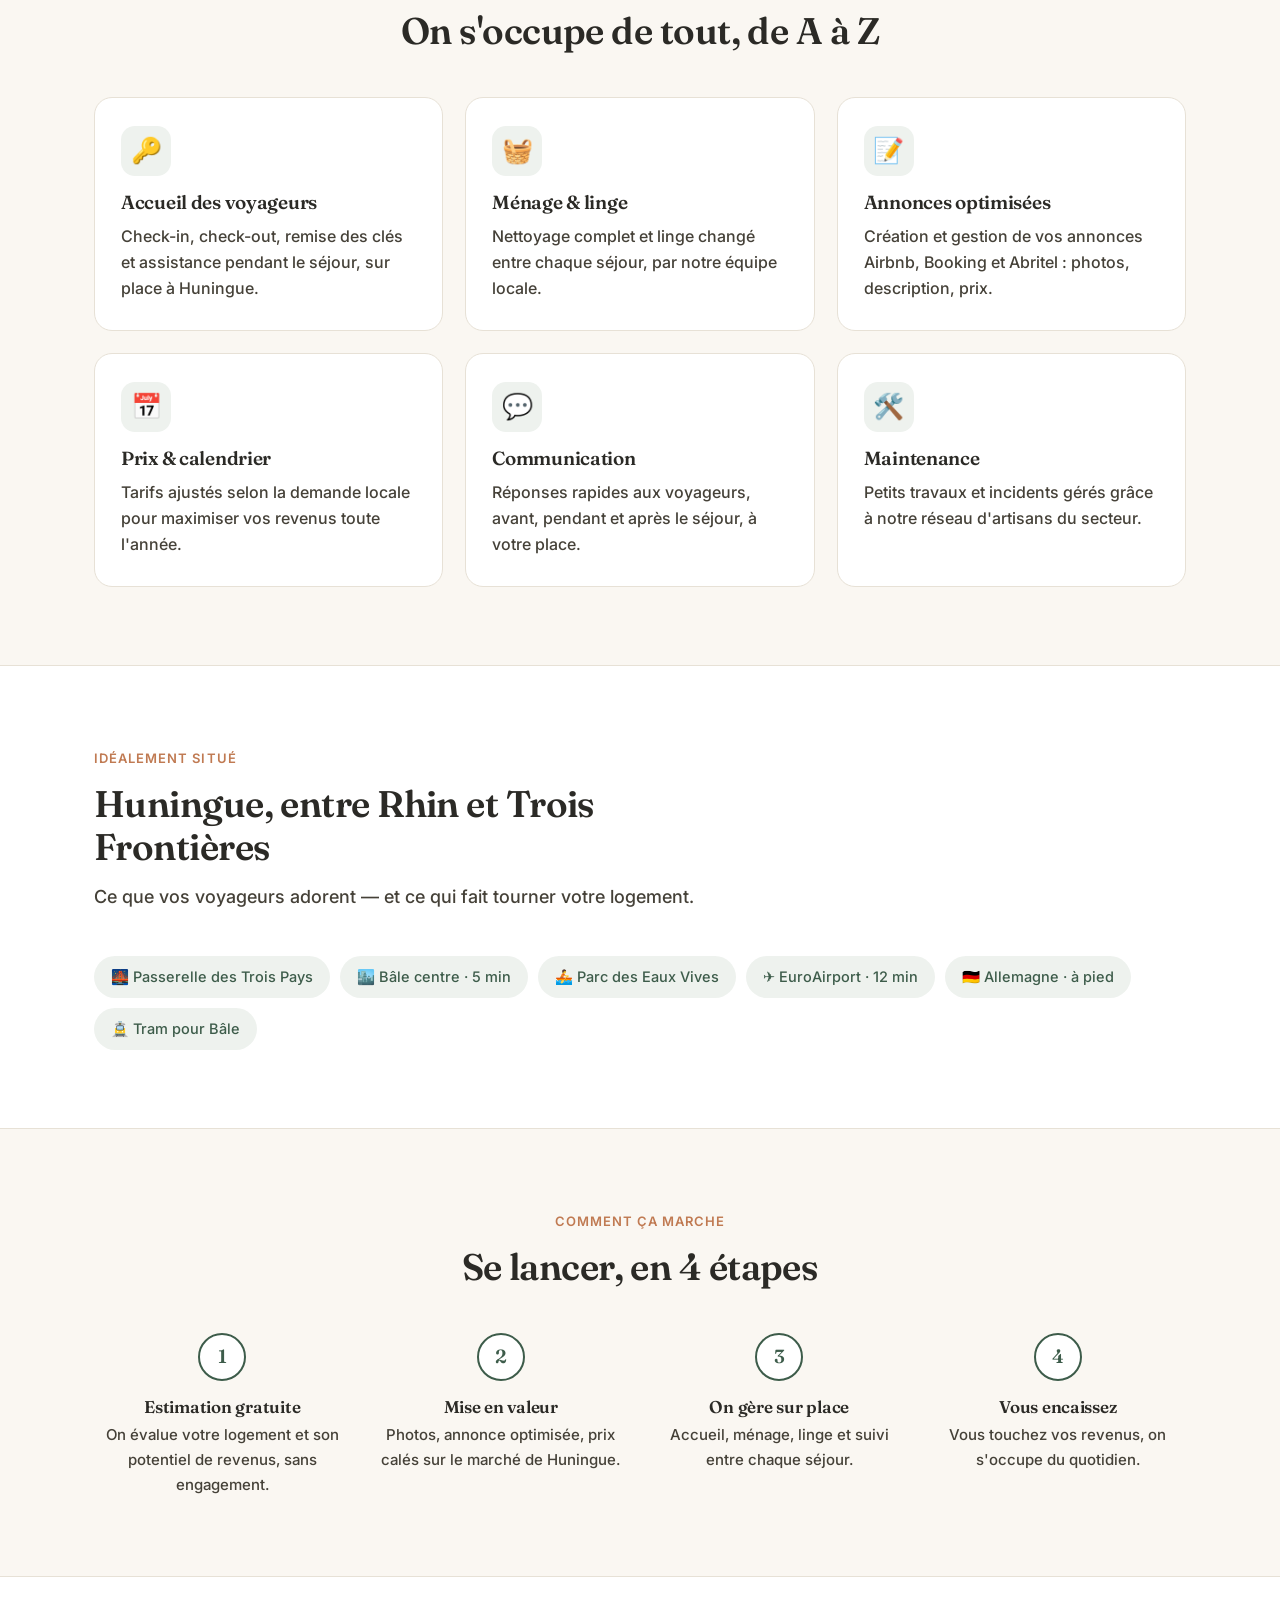
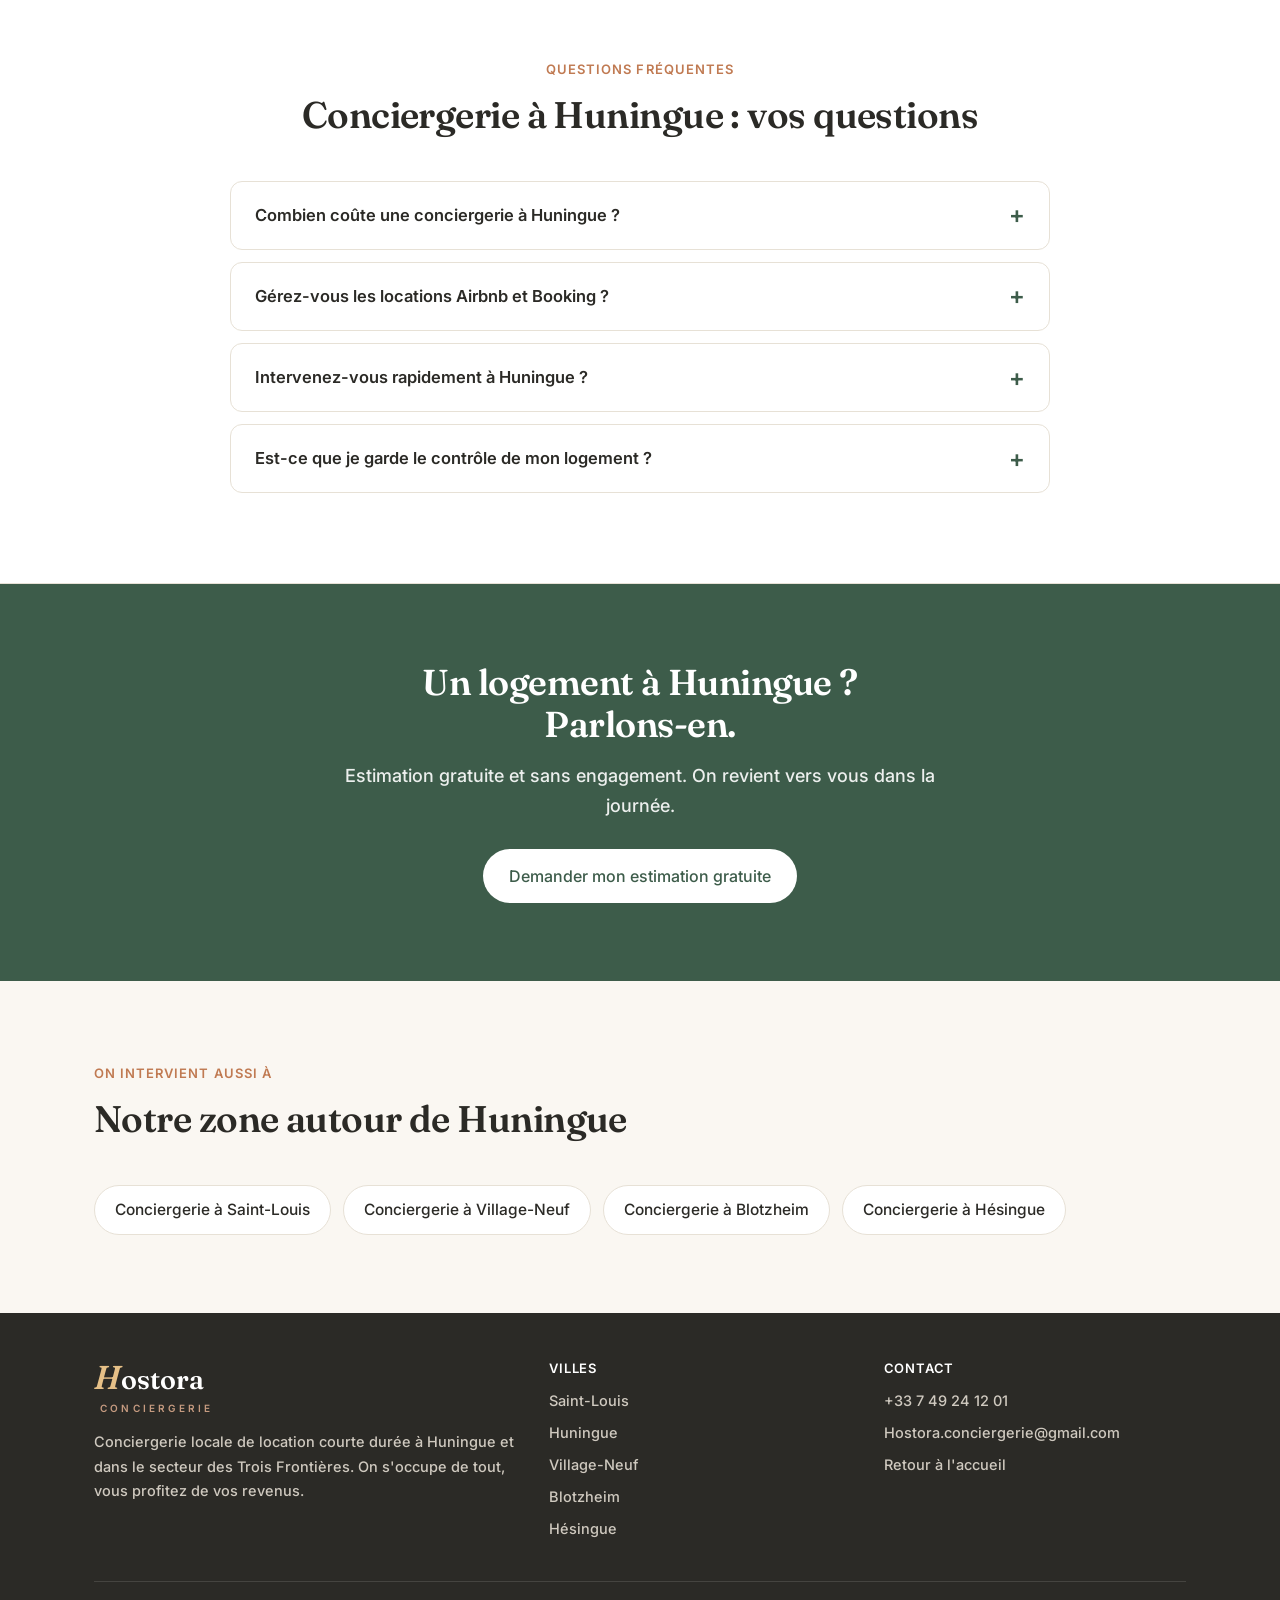
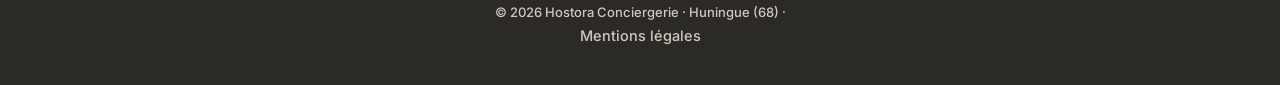
<file: conciergerie-huningue.html>
<!DOCTYPE html>
<html lang="fr">
<head>
<meta charset="UTF-8">
<meta name="viewport" content="width=device-width, initial-scale=1.0">
<title>Conciergerie Airbnb à Huningue (68) — location courte durée | Hostora</title>
<meta name="description" content="Conciergerie Airbnb et location courte durée à Huningue (68). Accueil des voyageurs, ménage, linge, gestion des annonces. Conciergerie locale au bord du Rhin, à deux pas de Bâle. Estimation gratuite.">
<link rel="canonical" href="https://hostora-conciergerie.com/conciergerie-huningue.html">
<meta property="og:title" content="Conciergerie Airbnb à Huningue — Hostora Conciergerie">
<meta property="og:description" content="Gestion complète de votre location courte durée à Huningue : accueil, ménage, linge, annonces. On s'occupe de tout sur place.">
<meta property="og:type" content="website">
<meta property="og:url" content="https://hostora-conciergerie.com/conciergerie-huningue.html">
<meta property="og:image" content="https://hostora-conciergerie.com/images/loc-passerelle.jpg">
<meta property="og:locale" content="fr_FR">
<meta name="theme-color" content="#3d5c4a">
<link rel="icon" href="data:image/svg+xml,%3Csvg xmlns='http://www.w3.org/2000/svg' viewBox='0 0 32 32'%3E%3Crect width='32' height='32' rx='7' fill='%233d5c4a'/%3E%3Ctext x='16' y='23' font-family='Georgia,serif' font-size='20' font-weight='700' fill='%23f6ece4' text-anchor='middle'%3EH%3C/text%3E%3C/svg%3E">
<link rel="preconnect" href="https://fonts.googleapis.com">
<link rel="preconnect" href="https://fonts.gstatic.com" crossorigin>
<link rel="stylesheet" href="https://fonts.googleapis.com/css2?family=Fraunces:ital,opsz,wght@0,9..144,400;0,9..144,600;0,9..144,700;1,9..144,600&family=Inter:wght@400;500;600&display=swap" media="print" onload="this.media='all'">
<noscript><link rel="stylesheet" href="https://fonts.googleapis.com/css2?family=Fraunces:ital,opsz,wght@0,9..144,400;0,9..144,600;0,9..144,700;1,9..144,600&family=Inter:wght@400;500;600&display=swap"></noscript>
<link rel="stylesheet" href="villes.css">
<script type="application/ld+json">
{
  "@context":"https://schema.org",
  "@type":"LocalBusiness",
  "name":"Hostora Conciergerie",
  "description":"Conciergerie de location courte durée (Airbnb, Booking) à Huningue et dans le secteur des Trois Frontières.",
  "url":"https://hostora-conciergerie.com/conciergerie-huningue.html",
  "telephone":"+33749241201",
  "email":"Hostora.conciergerie@gmail.com",
  "image":"https://hostora-conciergerie.com/images/loc-passerelle.jpg",
  "priceRange":"€€",
  "areaServed":[
    {"@type":"City","name":"Huningue"},
    {"@type":"City","name":"Saint-Louis"},
    {"@type":"City","name":"Village-Neuf"}
  ],
  "address":{"@type":"PostalAddress","addressLocality":"Huningue","postalCode":"68330","addressRegion":"Grand Est","addressCountry":"FR"}
}
</script>
</head>
<body>

<header>
  <div class="wrap nav">
    <a href="index.html" class="brand" aria-label="Hostora Conciergerie">
      <span class="wordmark"><span class="wm-h">H</span><span class="wm-rest">ostora</span></span>
      <em>Conciergerie</em>
    </a>
    <div class="nav-cta">
      <a href="index.html" class="nav-back">← Accueil</a>
      <a href="index.html#contact" class="btn">Estimation gratuite</a>
    </div>
  </div>
</header>

<section class="vhero">
  <div class="wrap">
    <span class="tag">Huningue · Haut-Rhin (68)</span>
    <h1>Conciergerie Airbnb &amp; location courte durée à Huningue</h1>
    <div class="vhero-rating"><span class="stars">★★★★★</span><b>5/5</b><span>— avis Google de nos clients</span></div>
    <p class="lead">Un logement à louer en courte durée à Huningue ? On gère tout à votre place : accueil des voyageurs, ménage, linge, annonces et tarifs. Une conciergerie locale, au bord du Rhin, à deux pas de la Suisse et de l'Allemagne.</p>
    <div class="vhero-actions">
      <a href="index.html#contact" class="btn">Estimation gratuite</a>
      <a href="index.html#logements" class="btn btn-ghost">Voir nos logements</a>
    </div>
  </div>
</section>

<section class="alt">
  <div class="wrap">
    <div class="head">
      <span class="eyebrow">Pourquoi Huningue</span>
      <h2>Une ville frontière très prisée des voyageurs</h2>
    </div>
    <div class="prose">
      <p>Collée à Bâle et posée sur le Rhin, Huningue a tout pour séduire les voyageurs en courte durée. La célèbre <strong>passerelle des Trois Pays</strong> relie la ville à Weil am Rhein en Allemagne à pied, le <strong>parc des Eaux Vives</strong> attire les amateurs de sport et de nature, et le centre de <strong>Bâle</strong> est accessible en quelques minutes.</p>
      <p>Cette proximité immédiate avec la Suisse et l'Allemagne fait de Huningue un point de chute idéal pour les voyageurs d'affaires comme pour les touristes — avec une demande locative solide toute l'année. Bien gérée, une location saisonnière à Huningue peut afficher un très bon rendement.</p>
      <h3>Une conciergerie qui connaît Huningue</h3>
      <p>Hostora est <strong>basée dans le secteur des Trois Frontières</strong>. On connaît Huningue, ses quais, ses quartiers résidentiels. Quand un voyageur arrive ou qu'un souci se présente, on est sur place en quelques minutes.</p>
    </div>
  </div>
</section>

<section>
  <div class="wrap">
    <div class="head center">
      <span class="eyebrow">Nos services à Huningue</span>
      <h2>On s'occupe de tout, de A à Z</h2>
    </div>
    <div class="feats">
      <div class="feat"><div class="ico">🔑</div><h3>Accueil des voyageurs</h3><p>Check-in, check-out, remise des clés et assistance pendant le séjour, sur place à Huningue.</p></div>
      <div class="feat"><div class="ico">🧺</div><h3>Ménage &amp; linge</h3><p>Nettoyage complet et linge changé entre chaque séjour, par notre équipe locale.</p></div>
      <div class="feat"><div class="ico">📝</div><h3>Annonces optimisées</h3><p>Création et gestion de vos annonces Airbnb, Booking et Abritel : photos, description, prix.</p></div>
      <div class="feat"><div class="ico">📅</div><h3>Prix &amp; calendrier</h3><p>Tarifs ajustés selon la demande locale pour maximiser vos revenus toute l'année.</p></div>
      <div class="feat"><div class="ico">💬</div><h3>Communication</h3><p>Réponses rapides aux voyageurs, avant, pendant et après le séjour, à votre place.</p></div>
      <div class="feat"><div class="ico">🛠️</div><h3>Maintenance</h3><p>Petits travaux et incidents gérés grâce à notre réseau d'artisans du secteur.</p></div>
    </div>
  </div>
</section>

<section class="alt">
  <div class="wrap">
    <div class="head">
      <span class="eyebrow">Idéalement situé</span>
      <h2>Huningue, entre Rhin et Trois Frontières</h2>
      <p>Ce que vos voyageurs adorent — et ce qui fait tourner votre logement.</p>
    </div>
    <div class="prox-pills">
      <span>🌉 Passerelle des Trois Pays</span>
      <span>🏙️ Bâle centre · 5 min</span>
      <span>🚣 Parc des Eaux Vives</span>
      <span>✈️ EuroAirport · 12 min</span>
      <span>🇩🇪 Allemagne · à pied</span>
      <span>🚊 Tram pour Bâle</span>
    </div>
  </div>
</section>

<section>
  <div class="wrap">
    <div class="head center">
      <span class="eyebrow">Comment ça marche</span>
      <h2>Se lancer, en 4 étapes</h2>
    </div>
    <div class="steps">
      <div class="stepc"><div class="num">1</div><h3>Estimation gratuite</h3><p>On évalue votre logement et son potentiel de revenus, sans engagement.</p></div>
      <div class="stepc"><div class="num">2</div><h3>Mise en valeur</h3><p>Photos, annonce optimisée, prix calés sur le marché de Huningue.</p></div>
      <div class="stepc"><div class="num">3</div><h3>On gère sur place</h3><p>Accueil, ménage, linge et suivi entre chaque séjour.</p></div>
      <div class="stepc"><div class="num">4</div><h3>Vous encaissez</h3><p>Vous touchez vos revenus, on s'occupe du quotidien.</p></div>
    </div>
  </div>
</section>

<section class="alt">
  <div class="wrap">
    <div class="head center">
      <span class="eyebrow">Questions fréquentes</span>
      <h2>Conciergerie à Huningue : vos questions</h2>
    </div>
    <div class="faq">
      <details><summary>Combien coûte une conciergerie à Huningue ?</summary><p>Notre formule tout compris est à 20 % des réservations : on se rémunère uniquement quand votre logement rapporte. Pour un besoin ponctuel (ménage, linge), on établit un devis. L'estimation est gratuite et sans engagement.</p></details>
      <details><summary>Gérez-vous les locations Airbnb et Booking ?</summary><p>Oui. On crée et gère vos annonces sur Airbnb, Booking et Abritel, et on synchronise les calendriers pour éviter les doubles réservations.</p></details>
      <details><summary>Intervenez-vous rapidement à Huningue ?</summary><p>Oui, on est basés dans le secteur des Trois Frontières : on est à quelques minutes de Huningue pour l'accueil, le ménage ou un imprévu.</p></details>
      <details><summary>Est-ce que je garde le contrôle de mon logement ?</summary><p>Totalement. Vous restez propriétaire, vous fixez vos disponibilités. On s'occupe du travail sur place.</p></details>
    </div>
  </div>
</section>

<section class="cta-band">
  <div class="wrap">
    <h2>Un logement à Huningue ? Parlons-en.</h2>
    <p>Estimation gratuite et sans engagement. On revient vers vous dans la journée.</p>
    <a href="index.html#contact" class="btn">Demander mon estimation gratuite</a>
  </div>
</section>

<section>
  <div class="wrap">
    <div class="head">
      <span class="eyebrow">On intervient aussi à</span>
      <h2>Notre zone autour de Huningue</h2>
    </div>
    <div class="otowns">
      <a href="conciergerie-saint-louis.html">Conciergerie à Saint-Louis</a>
      <a href="conciergerie-village-neuf.html">Conciergerie à Village-Neuf</a>
      <a href="conciergerie-blotzheim.html">Conciergerie à Blotzheim</a>
      <a href="conciergerie-hesingue.html">Conciergerie à Hésingue</a>
    </div>
  </div>
</section>

<footer>
  <div class="wrap">
    <div class="f-grid">
      <div class="f-brand">
        <span class="wordmark"><span class="wm-h">H</span><span class="wm-rest">ostora</span></span>
        <em>Conciergerie</em>
        <p>Conciergerie locale de location courte durée à Huningue et dans le secteur des Trois Frontières. On s'occupe de tout, vous profitez de vos revenus.</p>
      </div>
      <div>
        <h4>Villes</h4>
        <a href="conciergerie-saint-louis.html">Saint-Louis</a>
        <a href="conciergerie-huningue.html">Huningue</a>
        <a href="conciergerie-village-neuf.html">Village-Neuf</a>
        <a href="conciergerie-blotzheim.html">Blotzheim</a>
        <a href="conciergerie-hesingue.html">Hésingue</a>
      </div>
      <div>
        <h4>Contact</h4>
        <a href="tel:+33749241201">+33 7 49 24 12 01</a>
        <a href="mailto:Hostora.conciergerie@gmail.com">Hostora.conciergerie@gmail.com</a>
        <a href="index.html">Retour à l'accueil</a>
      </div>
    </div>
    <div class="f-bottom">© <span id="year"></span> Hostora Conciergerie · Huningue (68) · <a href="mentions-legales.html">Mentions légales</a></div>
  </div>
</footer>

<a class="wa-float" href="https://wa.me/33749241201?text=Bonjour%2C%20je%20vous%20contacte%20au%20sujet%20de%20la%20conciergerie%20Hostora%20%C3%A0%20Huningue." target="_blank" rel="noopener" aria-label="Nous contacter sur WhatsApp">
  <svg viewBox="0 0 32 32" aria-hidden="true"><path d="M16 .5C7.4.5.5 7.4.5 16c0 2.8.7 5.4 2 7.7L.5 31.5l8-2.1c2.2 1.2 4.8 1.9 7.5 1.9 8.6 0 15.5-6.9 15.5-15.5S24.6.5 16 .5zm0 28c-2.4 0-4.7-.6-6.6-1.8l-.5-.3-4.7 1.2 1.3-4.6-.3-.5C3.6 20.3 3 18.2 3 16 3 8.8 8.8 3 16 3s13 5.8 13 13-5.8 12.5-13 12.5zm7.1-9.4c-.4-.2-2.3-1.1-2.6-1.3-.4-.1-.6-.2-.9.2s-1 1.3-1.2 1.5c-.2.2-.4.3-.8.1s-1.6-.6-3.1-1.9c-1.1-1-1.9-2.3-2.1-2.6-.2-.4 0-.6.2-.7.2-.2.4-.4.5-.6.2-.2.2-.4.4-.6.1-.3 0-.5 0-.7s-.9-2.1-1.2-2.9c-.3-.8-.6-.7-.9-.7h-.7c-.2 0-.6.1-1 .5-.3.4-1.3 1.3-1.3 3.1s1.3 3.6 1.5 3.8c.2.3 2.6 4 6.3 5.5.9.4 1.6.6 2.1.8.9.3 1.7.2 2.3.1.7-.1 2.3-.9 2.6-1.8.3-.9.3-1.6.2-1.8-.1-.1-.3-.2-.7-.4z"/></svg>
</a>

<script>document.getElementById('year').textContent=new Date().getFullYear();</script>
</body>
</html>
</file>
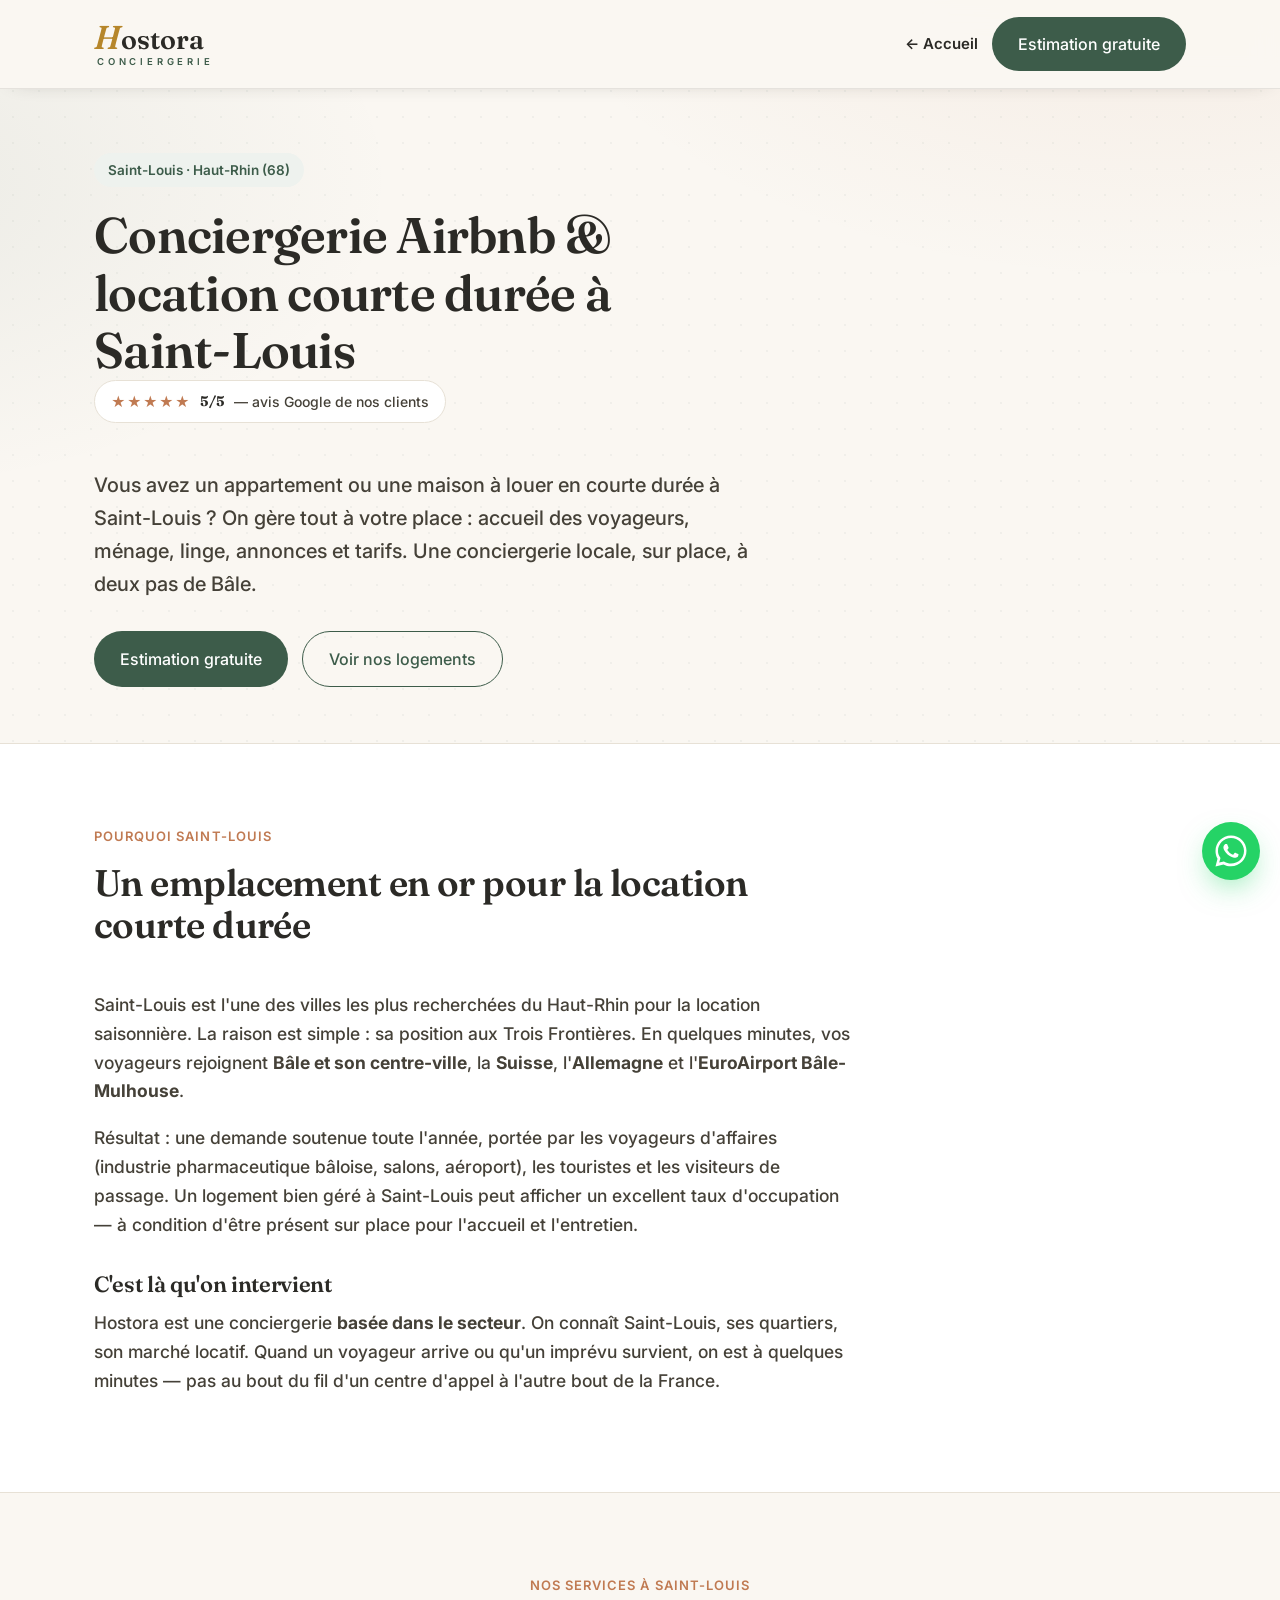
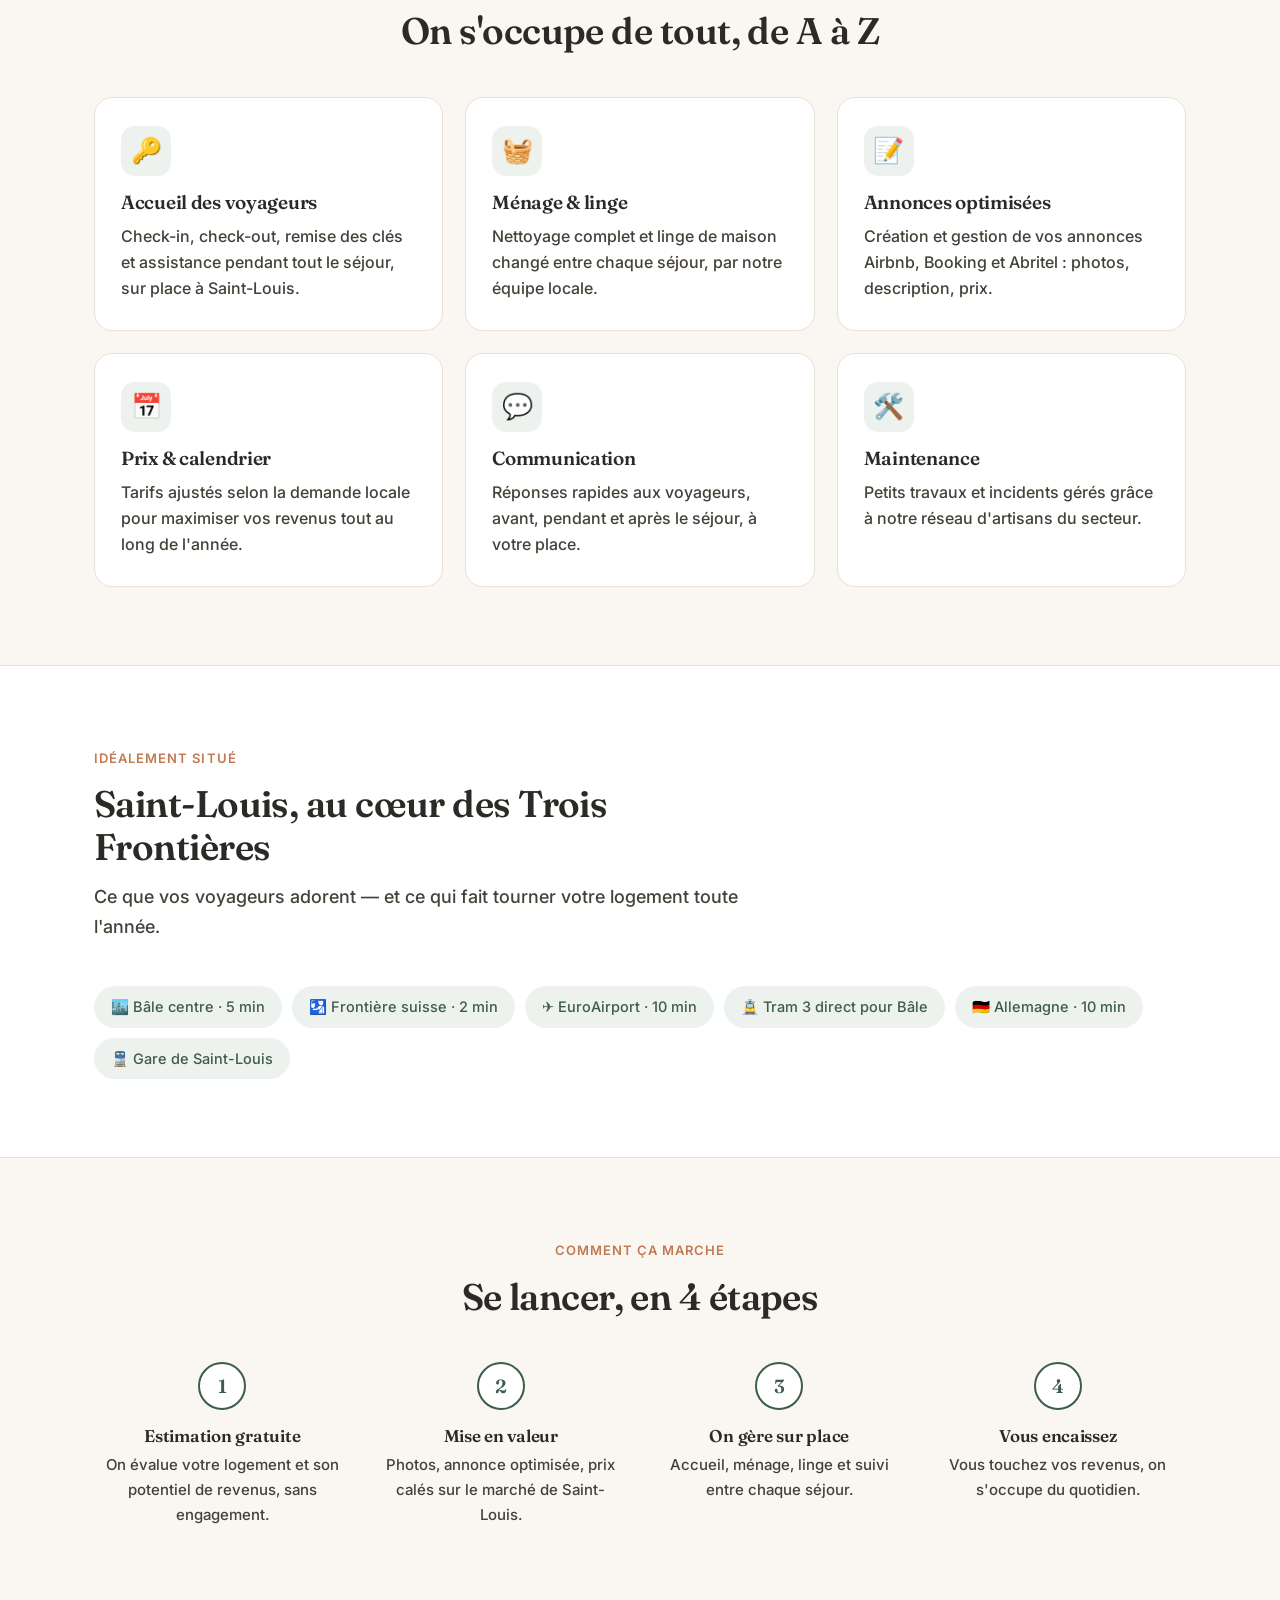
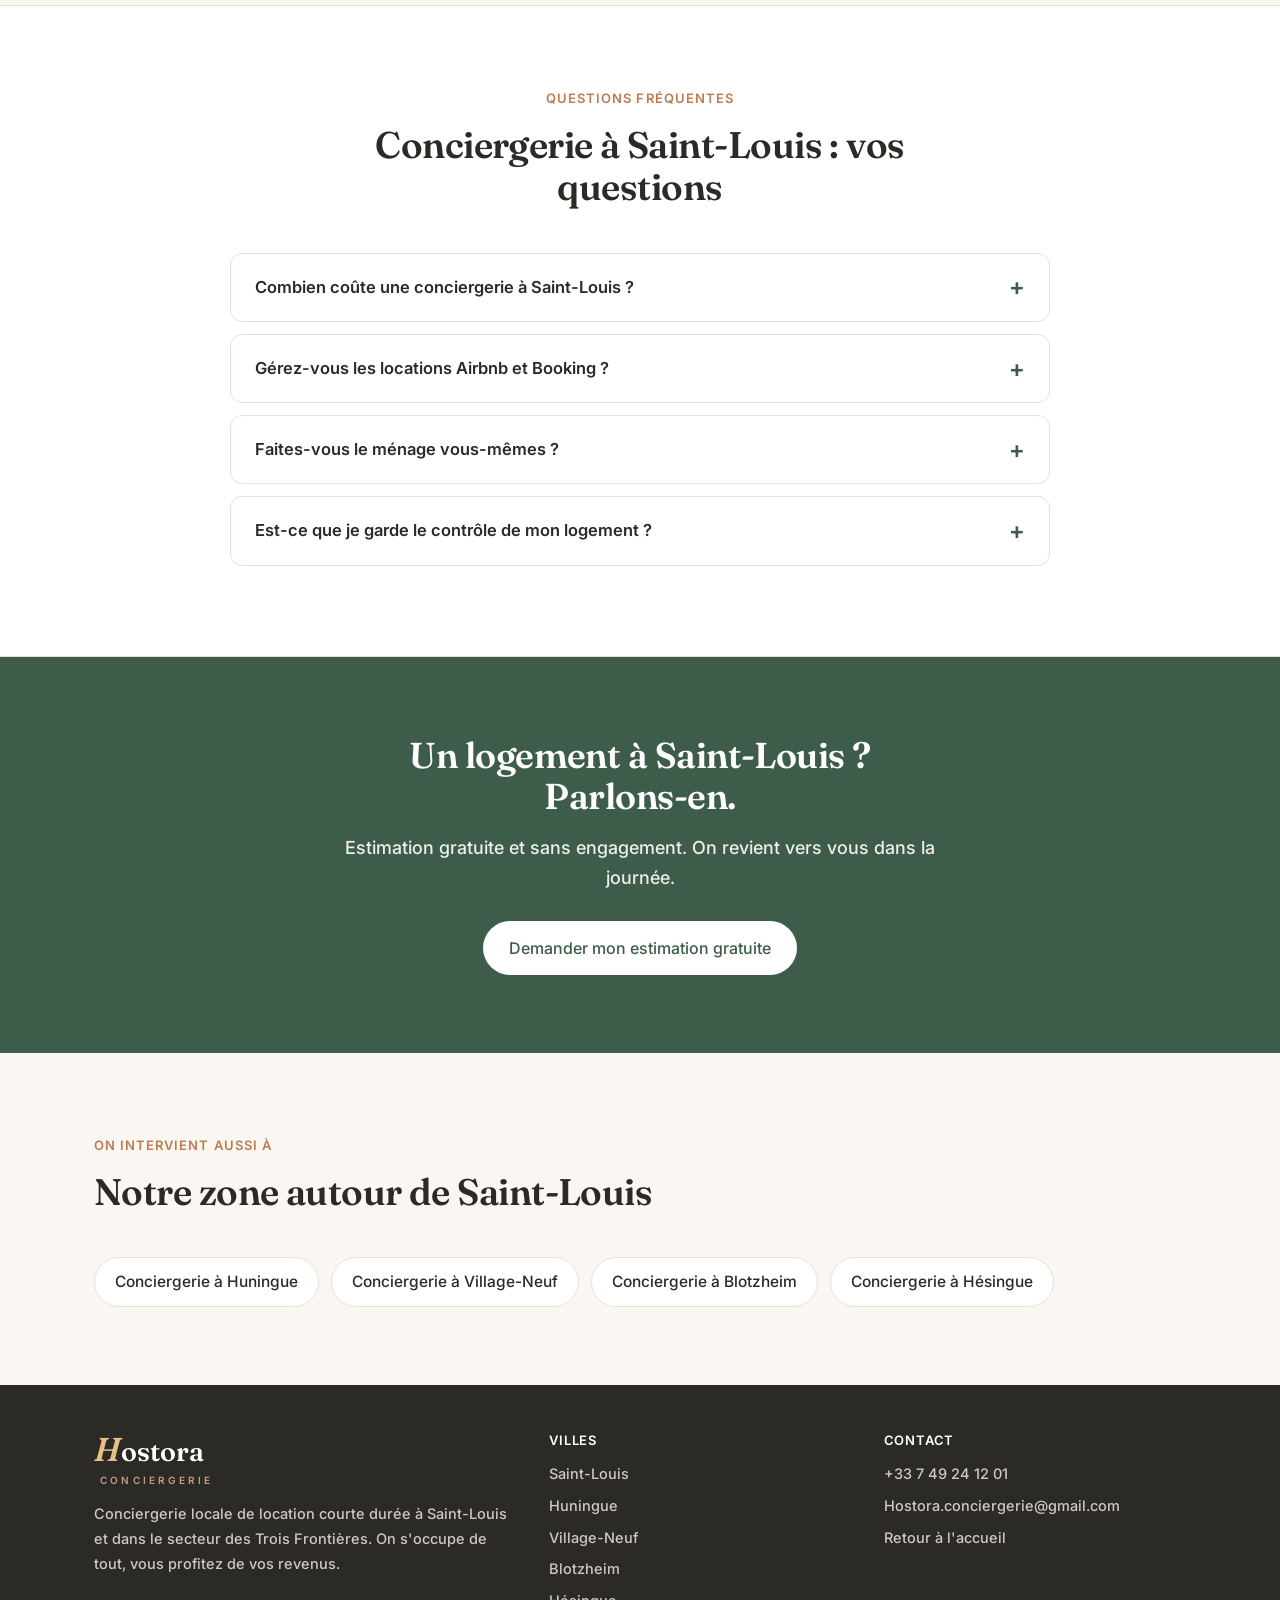
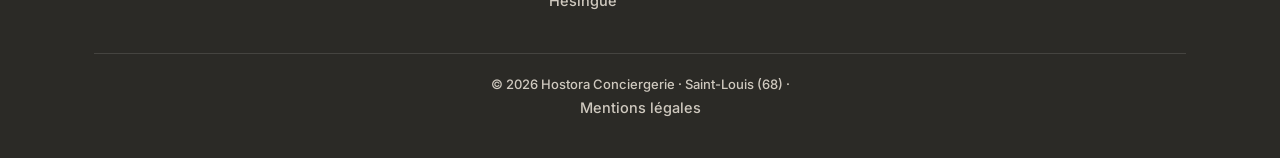
<file: conciergerie-saint-louis.html>
<!DOCTYPE html>
<html lang="fr">
<head>
<meta charset="UTF-8">
<meta name="viewport" content="width=device-width, initial-scale=1.0">
<title>Conciergerie Airbnb à Saint-Louis (68) — location courte durée | Hostora</title>
<meta name="description" content="Conciergerie Airbnb et location courte durée à Saint-Louis (68). Accueil des voyageurs, ménage, linge, gestion des annonces. On s'occupe de tout sur place, à 5 min de Bâle. Estimation gratuite.">
<link rel="canonical" href="https://hostora-conciergerie.com/conciergerie-saint-louis.html">
<meta property="og:title" content="Conciergerie Airbnb à Saint-Louis — Hostora Conciergerie">
<meta property="og:description" content="Gestion complète de votre location courte durée à Saint-Louis : accueil, ménage, linge, annonces. On s'occupe de tout sur place.">
<meta property="og:type" content="website">
<meta property="og:url" content="https://hostora-conciergerie.com/conciergerie-saint-louis.html">
<meta property="og:image" content="https://hostora-conciergerie.com/images/l4-1.jpg">
<meta property="og:locale" content="fr_FR">
<meta name="theme-color" content="#3d5c4a">
<link rel="icon" href="data:image/svg+xml,%3Csvg xmlns='http://www.w3.org/2000/svg' viewBox='0 0 32 32'%3E%3Crect width='32' height='32' rx='7' fill='%233d5c4a'/%3E%3Ctext x='16' y='23' font-family='Georgia,serif' font-size='20' font-weight='700' fill='%23f6ece4' text-anchor='middle'%3EH%3C/text%3E%3C/svg%3E">
<link rel="preconnect" href="https://fonts.googleapis.com">
<link rel="preconnect" href="https://fonts.gstatic.com" crossorigin>
<link rel="stylesheet" href="https://fonts.googleapis.com/css2?family=Fraunces:ital,opsz,wght@0,9..144,400;0,9..144,600;0,9..144,700;1,9..144,600&family=Inter:wght@400;500;600&display=swap" media="print" onload="this.media='all'">
<noscript><link rel="stylesheet" href="https://fonts.googleapis.com/css2?family=Fraunces:ital,opsz,wght@0,9..144,400;0,9..144,600;0,9..144,700;1,9..144,600&family=Inter:wght@400;500;600&display=swap"></noscript>
<link rel="stylesheet" href="villes.css">
<script type="application/ld+json">
{
  "@context":"https://schema.org",
  "@type":"LocalBusiness",
  "name":"Hostora Conciergerie",
  "description":"Conciergerie de location courte durée (Airbnb, Booking) à Saint-Louis et dans le secteur des Trois Frontières.",
  "url":"https://hostora-conciergerie.com/conciergerie-saint-louis.html",
  "telephone":"+33749241201",
  "email":"Hostora.conciergerie@gmail.com",
  "image":"https://hostora-conciergerie.com/images/l4-1.jpg",
  "priceRange":"€€",
  "areaServed":[
    {"@type":"City","name":"Saint-Louis"},
    {"@type":"City","name":"Huningue"},
    {"@type":"City","name":"Village-Neuf"},
    {"@type":"City","name":"Blotzheim"},
    {"@type":"City","name":"Hésingue"}
  ],
  "address":{"@type":"PostalAddress","addressLocality":"Saint-Louis","postalCode":"68300","addressRegion":"Grand Est","addressCountry":"FR"}
}
</script>
</head>
<body>

<header>
  <div class="wrap nav">
    <a href="index.html" class="brand" aria-label="Hostora Conciergerie">
      <span class="wordmark"><span class="wm-h">H</span><span class="wm-rest">ostora</span></span>
      <em>Conciergerie</em>
    </a>
    <div class="nav-cta">
      <a href="index.html" class="nav-back">← Accueil</a>
      <a href="index.html#contact" class="btn">Estimation gratuite</a>
    </div>
  </div>
</header>

<section class="vhero">
  <div class="wrap">
    <span class="tag">Saint-Louis · Haut-Rhin (68)</span>
    <h1>Conciergerie Airbnb &amp; location courte durée à Saint-Louis</h1>
    <div class="vhero-rating"><span class="stars">★★★★★</span><b>5/5</b><span>— avis Google de nos clients</span></div>
    <p class="lead">Vous avez un appartement ou une maison à louer en courte durée à Saint-Louis ? On gère tout à votre place : accueil des voyageurs, ménage, linge, annonces et tarifs. Une conciergerie locale, sur place, à deux pas de Bâle.</p>
    <div class="vhero-actions">
      <a href="index.html#contact" class="btn">Estimation gratuite</a>
      <a href="index.html#logements" class="btn btn-ghost">Voir nos logements</a>
    </div>
  </div>
</section>

<section class="alt">
  <div class="wrap">
    <div class="head">
      <span class="eyebrow">Pourquoi Saint-Louis</span>
      <h2>Un emplacement en or pour la location courte durée</h2>
    </div>
    <div class="prose">
      <p>Saint-Louis est l'une des villes les plus recherchées du Haut-Rhin pour la location saisonnière. La raison est simple : sa position aux Trois Frontières. En quelques minutes, vos voyageurs rejoignent <strong>Bâle et son centre-ville</strong>, la <strong>Suisse</strong>, l'<strong>Allemagne</strong> et l'<strong>EuroAirport Bâle-Mulhouse</strong>.</p>
      <p>Résultat : une demande soutenue toute l'année, portée par les voyageurs d'affaires (industrie pharmaceutique bâloise, salons, aéroport), les touristes et les visiteurs de passage. Un logement bien géré à Saint-Louis peut afficher un excellent taux d'occupation — à condition d'être présent sur place pour l'accueil et l'entretien.</p>
      <h3>C'est là qu'on intervient</h3>
      <p>Hostora est une conciergerie <strong>basée dans le secteur</strong>. On connaît Saint-Louis, ses quartiers, son marché locatif. Quand un voyageur arrive ou qu'un imprévu survient, on est à quelques minutes — pas au bout du fil d'un centre d'appel à l'autre bout de la France.</p>
    </div>
  </div>
</section>

<section>
  <div class="wrap">
    <div class="head center">
      <span class="eyebrow">Nos services à Saint-Louis</span>
      <h2>On s'occupe de tout, de A à Z</h2>
    </div>
    <div class="feats">
      <div class="feat"><div class="ico">🔑</div><h3>Accueil des voyageurs</h3><p>Check-in, check-out, remise des clés et assistance pendant tout le séjour, sur place à Saint-Louis.</p></div>
      <div class="feat"><div class="ico">🧺</div><h3>Ménage &amp; linge</h3><p>Nettoyage complet et linge de maison changé entre chaque séjour, par notre équipe locale.</p></div>
      <div class="feat"><div class="ico">📝</div><h3>Annonces optimisées</h3><p>Création et gestion de vos annonces Airbnb, Booking et Abritel : photos, description, prix.</p></div>
      <div class="feat"><div class="ico">📅</div><h3>Prix &amp; calendrier</h3><p>Tarifs ajustés selon la demande locale pour maximiser vos revenus tout au long de l'année.</p></div>
      <div class="feat"><div class="ico">💬</div><h3>Communication</h3><p>Réponses rapides aux voyageurs, avant, pendant et après le séjour, à votre place.</p></div>
      <div class="feat"><div class="ico">🛠️</div><h3>Maintenance</h3><p>Petits travaux et incidents gérés grâce à notre réseau d'artisans du secteur.</p></div>
    </div>
  </div>
</section>

<section class="alt">
  <div class="wrap">
    <div class="head">
      <span class="eyebrow">Idéalement situé</span>
      <h2>Saint-Louis, au cœur des Trois Frontières</h2>
      <p>Ce que vos voyageurs adorent — et ce qui fait tourner votre logement toute l'année.</p>
    </div>
    <div class="prox-pills">
      <span>🏙️ Bâle centre · 5 min</span>
      <span>🛂 Frontière suisse · 2 min</span>
      <span>✈️ EuroAirport · 10 min</span>
      <span>🚊 Tram 3 direct pour Bâle</span>
      <span>🇩🇪 Allemagne · 10 min</span>
      <span>🚆 Gare de Saint-Louis</span>
    </div>
  </div>
</section>

<section>
  <div class="wrap">
    <div class="head center">
      <span class="eyebrow">Comment ça marche</span>
      <h2>Se lancer, en 4 étapes</h2>
    </div>
    <div class="steps">
      <div class="stepc"><div class="num">1</div><h3>Estimation gratuite</h3><p>On évalue votre logement et son potentiel de revenus, sans engagement.</p></div>
      <div class="stepc"><div class="num">2</div><h3>Mise en valeur</h3><p>Photos, annonce optimisée, prix calés sur le marché de Saint-Louis.</p></div>
      <div class="stepc"><div class="num">3</div><h3>On gère sur place</h3><p>Accueil, ménage, linge et suivi entre chaque séjour.</p></div>
      <div class="stepc"><div class="num">4</div><h3>Vous encaissez</h3><p>Vous touchez vos revenus, on s'occupe du quotidien.</p></div>
    </div>
  </div>
</section>

<section class="alt">
  <div class="wrap">
    <div class="head center">
      <span class="eyebrow">Questions fréquentes</span>
      <h2>Conciergerie à Saint-Louis : vos questions</h2>
    </div>
    <div class="faq">
      <details><summary>Combien coûte une conciergerie à Saint-Louis ?</summary><p>Notre formule tout compris est à 20 % des réservations : on se rémunère uniquement quand votre logement rapporte. Pour un besoin ponctuel (ménage, linge), on établit un devis. L'estimation est gratuite et sans engagement.</p></details>
      <details><summary>Gérez-vous les locations Airbnb et Booking ?</summary><p>Oui. On crée et gère vos annonces sur Airbnb, Booking et Abritel, et on synchronise les calendriers pour éviter les doubles réservations.</p></details>
      <details><summary>Faites-vous le ménage vous-mêmes ?</summary><p>Oui, le ménage et la préparation du linge sont assurés par notre équipe locale entre chaque séjour, à Saint-Louis et dans les communes voisines.</p></details>
      <details><summary>Est-ce que je garde le contrôle de mon logement ?</summary><p>Totalement. Vous restez propriétaire, vous fixez vos disponibilités. On s'occupe du travail sur place.</p></details>
    </div>
  </div>
</section>

<section class="cta-band">
  <div class="wrap">
    <h2>Un logement à Saint-Louis ? Parlons-en.</h2>
    <p>Estimation gratuite et sans engagement. On revient vers vous dans la journée.</p>
    <a href="index.html#contact" class="btn">Demander mon estimation gratuite</a>
  </div>
</section>

<section>
  <div class="wrap">
    <div class="head">
      <span class="eyebrow">On intervient aussi à</span>
      <h2>Notre zone autour de Saint-Louis</h2>
    </div>
    <div class="otowns">
      <a href="conciergerie-huningue.html">Conciergerie à Huningue</a>
      <a href="conciergerie-village-neuf.html">Conciergerie à Village-Neuf</a>
      <a href="conciergerie-blotzheim.html">Conciergerie à Blotzheim</a>
      <a href="conciergerie-hesingue.html">Conciergerie à Hésingue</a>
    </div>
  </div>
</section>

<footer>
  <div class="wrap">
    <div class="f-grid">
      <div class="f-brand">
        <span class="wordmark"><span class="wm-h">H</span><span class="wm-rest">ostora</span></span>
        <em>Conciergerie</em>
        <p>Conciergerie locale de location courte durée à Saint-Louis et dans le secteur des Trois Frontières. On s'occupe de tout, vous profitez de vos revenus.</p>
      </div>
      <div>
        <h4>Villes</h4>
        <a href="conciergerie-saint-louis.html">Saint-Louis</a>
        <a href="conciergerie-huningue.html">Huningue</a>
        <a href="conciergerie-village-neuf.html">Village-Neuf</a>
        <a href="conciergerie-blotzheim.html">Blotzheim</a>
        <a href="conciergerie-hesingue.html">Hésingue</a>
      </div>
      <div>
        <h4>Contact</h4>
        <a href="tel:+33749241201">+33 7 49 24 12 01</a>
        <a href="mailto:Hostora.conciergerie@gmail.com">Hostora.conciergerie@gmail.com</a>
        <a href="index.html">Retour à l'accueil</a>
      </div>
    </div>
    <div class="f-bottom">© <span id="year"></span> Hostora Conciergerie · Saint-Louis (68) · <a href="mentions-legales.html">Mentions légales</a></div>
  </div>
</footer>

<a class="wa-float" href="https://wa.me/33749241201?text=Bonjour%2C%20je%20vous%20contacte%20au%20sujet%20de%20la%20conciergerie%20Hostora%20%C3%A0%20Saint-Louis." target="_blank" rel="noopener" aria-label="Nous contacter sur WhatsApp">
  <svg viewBox="0 0 32 32" aria-hidden="true"><path d="M16 .5C7.4.5.5 7.4.5 16c0 2.8.7 5.4 2 7.7L.5 31.5l8-2.1c2.2 1.2 4.8 1.9 7.5 1.9 8.6 0 15.5-6.9 15.5-15.5S24.6.5 16 .5zm0 28c-2.4 0-4.7-.6-6.6-1.8l-.5-.3-4.7 1.2 1.3-4.6-.3-.5C3.6 20.3 3 18.2 3 16 3 8.8 8.8 3 16 3s13 5.8 13 13-5.8 12.5-13 12.5zm7.1-9.4c-.4-.2-2.3-1.1-2.6-1.3-.4-.1-.6-.2-.9.2s-1 1.3-1.2 1.5c-.2.2-.4.3-.8.1s-1.6-.6-3.1-1.9c-1.1-1-1.9-2.3-2.1-2.6-.2-.4 0-.6.2-.7.2-.2.4-.4.5-.6.2-.2.2-.4.4-.6.1-.3 0-.5 0-.7s-.9-2.1-1.2-2.9c-.3-.8-.6-.7-.9-.7h-.7c-.2 0-.6.1-1 .5-.3.4-1.3 1.3-1.3 3.1s1.3 3.6 1.5 3.8c.2.3 2.6 4 6.3 5.5.9.4 1.6.6 2.1.8.9.3 1.7.2 2.3.1.7-.1 2.3-.9 2.6-1.8.3-.9.3-1.6.2-1.8-.1-.1-.3-.2-.7-.4z"/></svg>
</a>

<script>document.getElementById('year').textContent=new Date().getFullYear();</script>
</body>
</html>
</file>
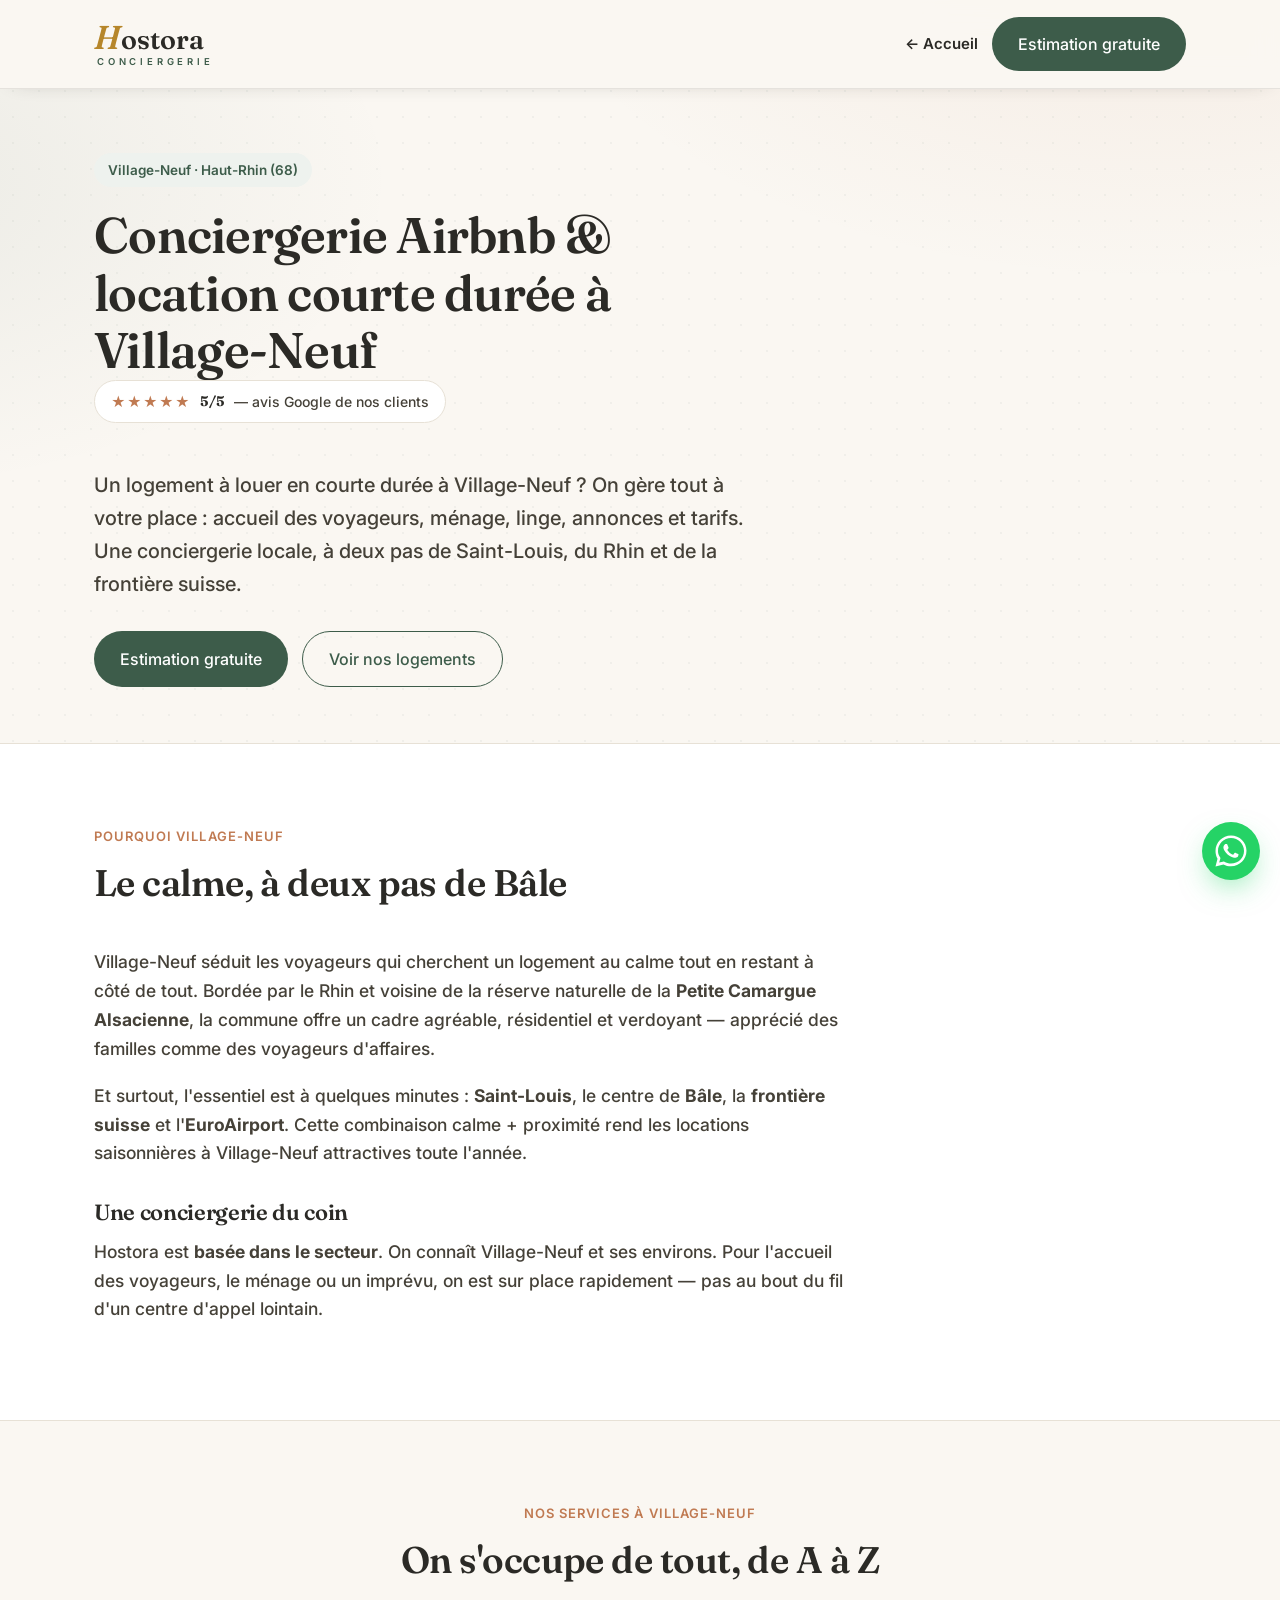
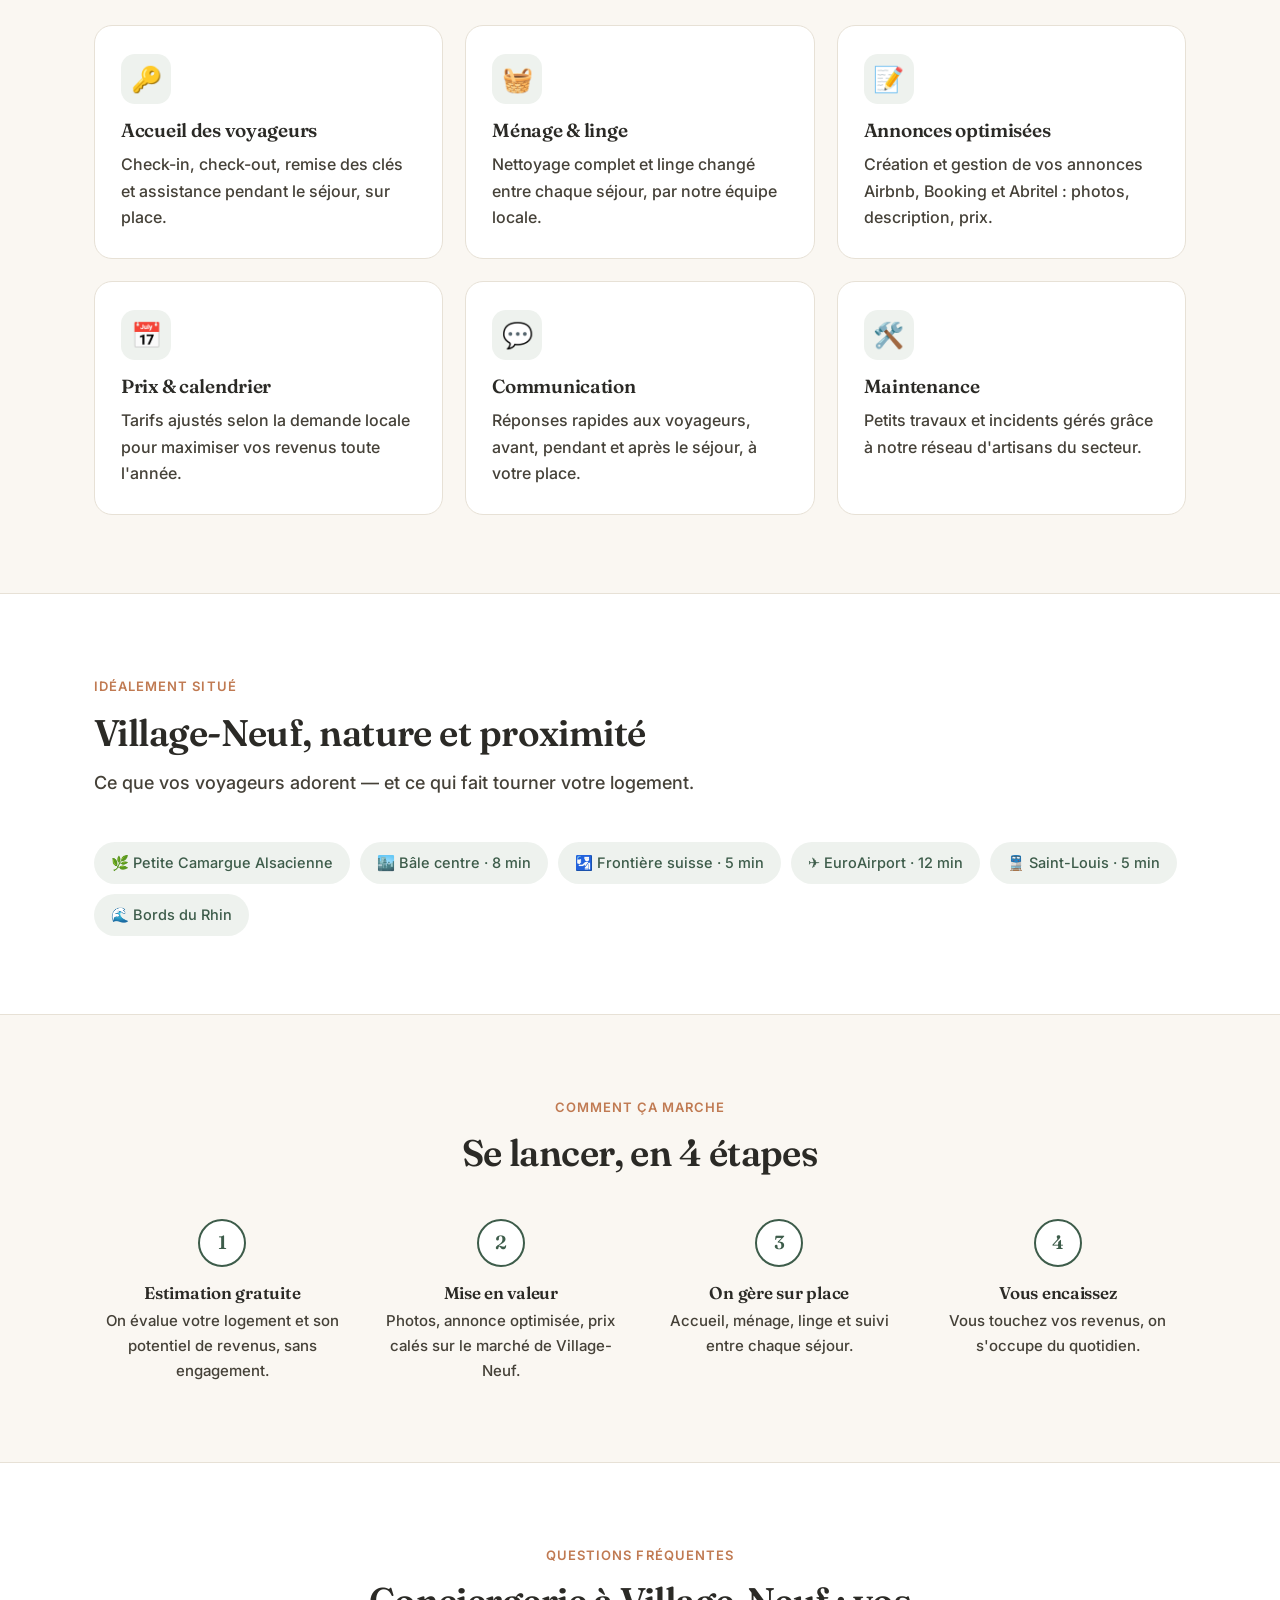
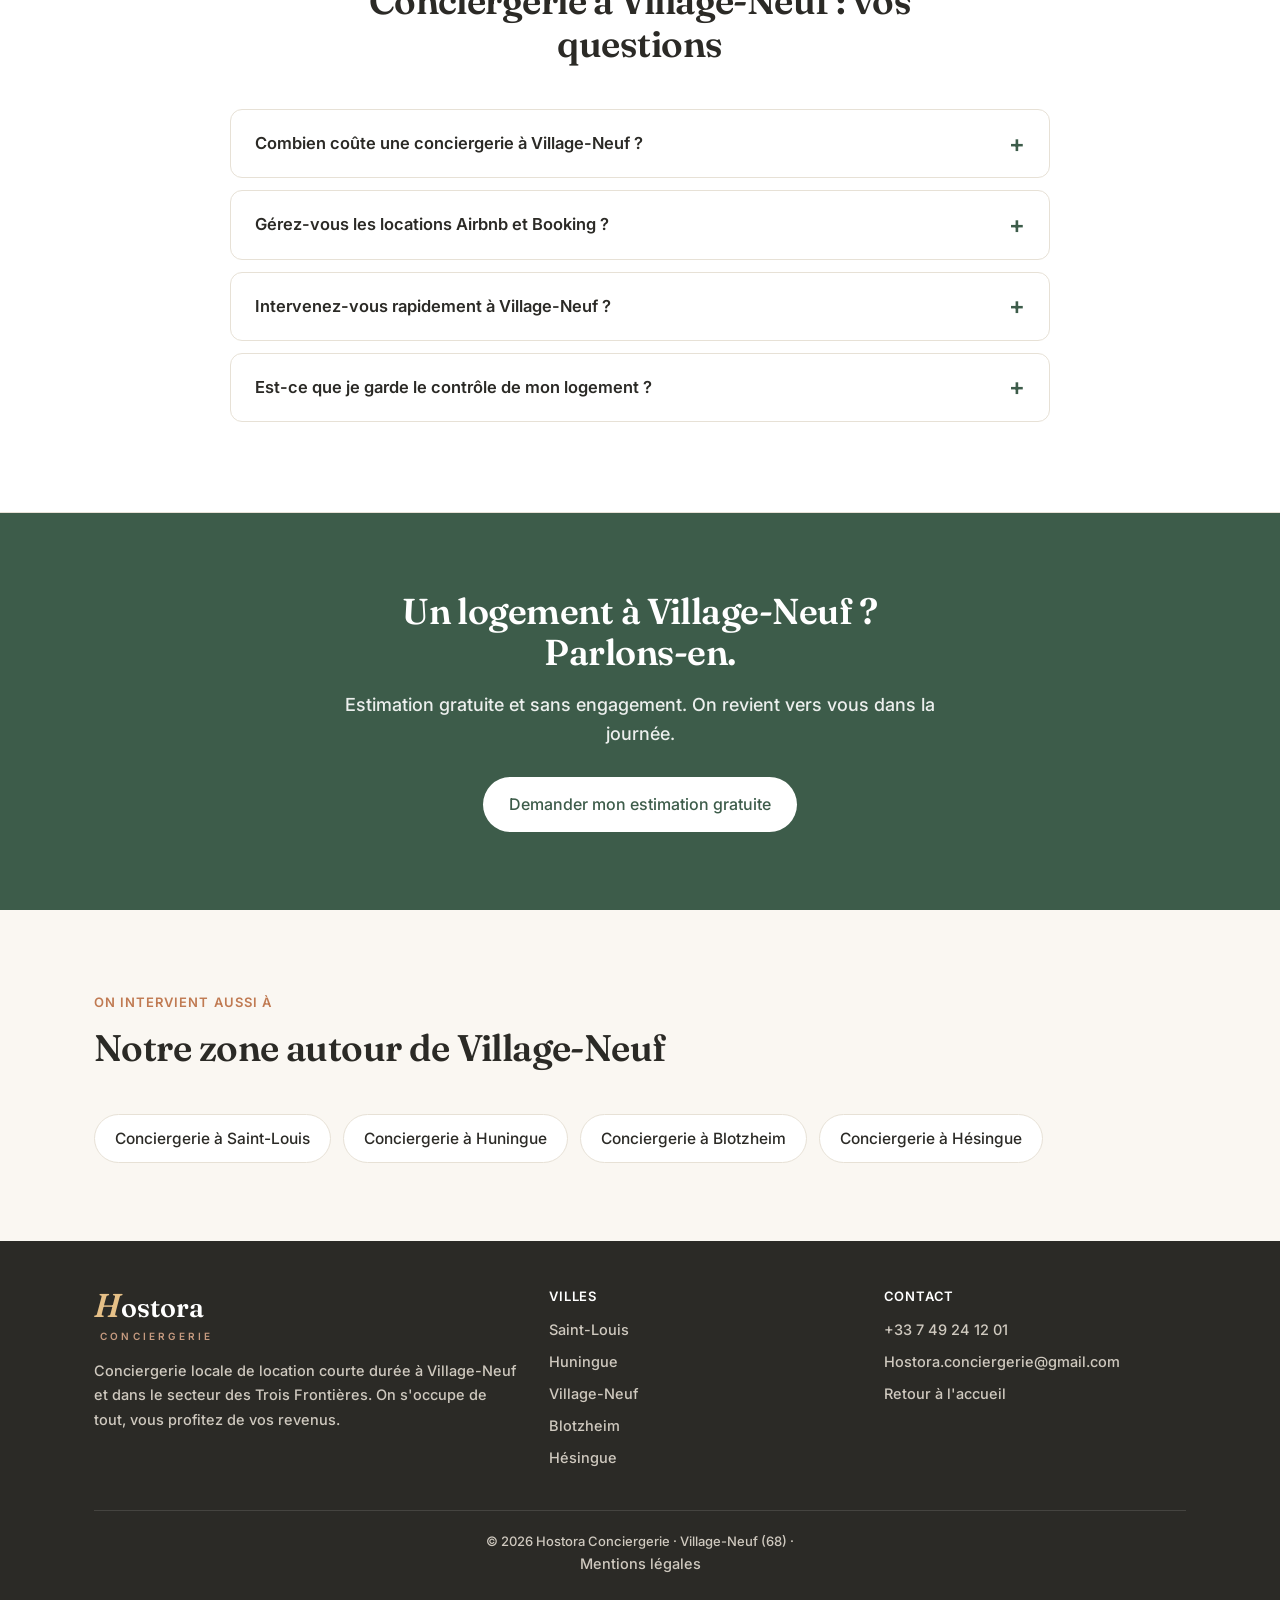
<file: conciergerie-village-neuf.html>
<!DOCTYPE html>
<html lang="fr">
<head>
<meta charset="UTF-8">
<meta name="viewport" content="width=device-width, initial-scale=1.0">
<title>Conciergerie Airbnb à Village-Neuf (68) — location courte durée | Hostora</title>
<meta name="description" content="Conciergerie Airbnb et location courte durée à Village-Neuf (68). Accueil des voyageurs, ménage, linge, gestion des annonces. Conciergerie locale près de la Petite Camargue, à côté de Bâle. Estimation gratuite.">
<link rel="canonical" href="https://hostora-conciergerie.com/conciergerie-village-neuf.html">
<meta property="og:title" content="Conciergerie Airbnb à Village-Neuf — Hostora Conciergerie">
<meta property="og:description" content="Gestion complète de votre location courte durée à Village-Neuf : accueil, ménage, linge, annonces. On s'occupe de tout sur place.">
<meta property="og:type" content="website">
<meta property="og:url" content="https://hostora-conciergerie.com/conciergerie-village-neuf.html">
<meta property="og:image" content="https://hostora-conciergerie.com/images/l4-1.jpg">
<meta property="og:locale" content="fr_FR">
<meta name="theme-color" content="#3d5c4a">
<link rel="icon" href="data:image/svg+xml,%3Csvg xmlns='http://www.w3.org/2000/svg' viewBox='0 0 32 32'%3E%3Crect width='32' height='32' rx='7' fill='%233d5c4a'/%3E%3Ctext x='16' y='23' font-family='Georgia,serif' font-size='20' font-weight='700' fill='%23f6ece4' text-anchor='middle'%3EH%3C/text%3E%3C/svg%3E">
<link rel="preconnect" href="https://fonts.googleapis.com">
<link rel="preconnect" href="https://fonts.gstatic.com" crossorigin>
<link rel="stylesheet" href="https://fonts.googleapis.com/css2?family=Fraunces:ital,opsz,wght@0,9..144,400;0,9..144,600;0,9..144,700;1,9..144,600&family=Inter:wght@400;500;600&display=swap" media="print" onload="this.media='all'">
<noscript><link rel="stylesheet" href="https://fonts.googleapis.com/css2?family=Fraunces:ital,opsz,wght@0,9..144,400;0,9..144,600;0,9..144,700;1,9..144,600&family=Inter:wght@400;500;600&display=swap"></noscript>
<link rel="stylesheet" href="villes.css">
<script type="application/ld+json">
{
  "@context":"https://schema.org",
  "@type":"LocalBusiness",
  "name":"Hostora Conciergerie",
  "description":"Conciergerie de location courte durée (Airbnb, Booking) à Village-Neuf et dans le secteur des Trois Frontières.",
  "url":"https://hostora-conciergerie.com/conciergerie-village-neuf.html",
  "telephone":"+33749241201",
  "email":"Hostora.conciergerie@gmail.com",
  "image":"https://hostora-conciergerie.com/images/l4-1.jpg",
  "priceRange":"€€",
  "areaServed":[
    {"@type":"City","name":"Village-Neuf"},
    {"@type":"City","name":"Saint-Louis"},
    {"@type":"City","name":"Huningue"}
  ],
  "address":{"@type":"PostalAddress","addressLocality":"Village-Neuf","postalCode":"68128","addressRegion":"Grand Est","addressCountry":"FR"}
}
</script>
</head>
<body>

<header>
  <div class="wrap nav">
    <a href="index.html" class="brand" aria-label="Hostora Conciergerie">
      <span class="wordmark"><span class="wm-h">H</span><span class="wm-rest">ostora</span></span>
      <em>Conciergerie</em>
    </a>
    <div class="nav-cta">
      <a href="index.html" class="nav-back">← Accueil</a>
      <a href="index.html#contact" class="btn">Estimation gratuite</a>
    </div>
  </div>
</header>

<section class="vhero">
  <div class="wrap">
    <span class="tag">Village-Neuf · Haut-Rhin (68)</span>
    <h1>Conciergerie Airbnb &amp; location courte durée à Village-Neuf</h1>
    <div class="vhero-rating"><span class="stars">★★★★★</span><b>5/5</b><span>— avis Google de nos clients</span></div>
    <p class="lead">Un logement à louer en courte durée à Village-Neuf ? On gère tout à votre place : accueil des voyageurs, ménage, linge, annonces et tarifs. Une conciergerie locale, à deux pas de Saint-Louis, du Rhin et de la frontière suisse.</p>
    <div class="vhero-actions">
      <a href="index.html#contact" class="btn">Estimation gratuite</a>
      <a href="index.html#logements" class="btn btn-ghost">Voir nos logements</a>
    </div>
  </div>
</section>

<section class="alt">
  <div class="wrap">
    <div class="head">
      <span class="eyebrow">Pourquoi Village-Neuf</span>
      <h2>Le calme, à deux pas de Bâle</h2>
    </div>
    <div class="prose">
      <p>Village-Neuf séduit les voyageurs qui cherchent un logement au calme tout en restant à côté de tout. Bordée par le Rhin et voisine de la réserve naturelle de la <strong>Petite Camargue Alsacienne</strong>, la commune offre un cadre agréable, résidentiel et verdoyant — apprécié des familles comme des voyageurs d'affaires.</p>
      <p>Et surtout, l'essentiel est à quelques minutes : <strong>Saint-Louis</strong>, le centre de <strong>Bâle</strong>, la <strong>frontière suisse</strong> et l'<strong>EuroAirport</strong>. Cette combinaison calme + proximité rend les locations saisonnières à Village-Neuf attractives toute l'année.</p>
      <h3>Une conciergerie du coin</h3>
      <p>Hostora est <strong>basée dans le secteur</strong>. On connaît Village-Neuf et ses environs. Pour l'accueil des voyageurs, le ménage ou un imprévu, on est sur place rapidement — pas au bout du fil d'un centre d'appel lointain.</p>
    </div>
  </div>
</section>

<section>
  <div class="wrap">
    <div class="head center">
      <span class="eyebrow">Nos services à Village-Neuf</span>
      <h2>On s'occupe de tout, de A à Z</h2>
    </div>
    <div class="feats">
      <div class="feat"><div class="ico">🔑</div><h3>Accueil des voyageurs</h3><p>Check-in, check-out, remise des clés et assistance pendant le séjour, sur place.</p></div>
      <div class="feat"><div class="ico">🧺</div><h3>Ménage &amp; linge</h3><p>Nettoyage complet et linge changé entre chaque séjour, par notre équipe locale.</p></div>
      <div class="feat"><div class="ico">📝</div><h3>Annonces optimisées</h3><p>Création et gestion de vos annonces Airbnb, Booking et Abritel : photos, description, prix.</p></div>
      <div class="feat"><div class="ico">📅</div><h3>Prix &amp; calendrier</h3><p>Tarifs ajustés selon la demande locale pour maximiser vos revenus toute l'année.</p></div>
      <div class="feat"><div class="ico">💬</div><h3>Communication</h3><p>Réponses rapides aux voyageurs, avant, pendant et après le séjour, à votre place.</p></div>
      <div class="feat"><div class="ico">🛠️</div><h3>Maintenance</h3><p>Petits travaux et incidents gérés grâce à notre réseau d'artisans du secteur.</p></div>
    </div>
  </div>
</section>

<section class="alt">
  <div class="wrap">
    <div class="head">
      <span class="eyebrow">Idéalement situé</span>
      <h2>Village-Neuf, nature et proximité</h2>
      <p>Ce que vos voyageurs adorent — et ce qui fait tourner votre logement.</p>
    </div>
    <div class="prox-pills">
      <span>🌿 Petite Camargue Alsacienne</span>
      <span>🏙️ Bâle centre · 8 min</span>
      <span>🛂 Frontière suisse · 5 min</span>
      <span>✈️ EuroAirport · 12 min</span>
      <span>🚆 Saint-Louis · 5 min</span>
      <span>🌊 Bords du Rhin</span>
    </div>
  </div>
</section>

<section>
  <div class="wrap">
    <div class="head center">
      <span class="eyebrow">Comment ça marche</span>
      <h2>Se lancer, en 4 étapes</h2>
    </div>
    <div class="steps">
      <div class="stepc"><div class="num">1</div><h3>Estimation gratuite</h3><p>On évalue votre logement et son potentiel de revenus, sans engagement.</p></div>
      <div class="stepc"><div class="num">2</div><h3>Mise en valeur</h3><p>Photos, annonce optimisée, prix calés sur le marché de Village-Neuf.</p></div>
      <div class="stepc"><div class="num">3</div><h3>On gère sur place</h3><p>Accueil, ménage, linge et suivi entre chaque séjour.</p></div>
      <div class="stepc"><div class="num">4</div><h3>Vous encaissez</h3><p>Vous touchez vos revenus, on s'occupe du quotidien.</p></div>
    </div>
  </div>
</section>

<section class="alt">
  <div class="wrap">
    <div class="head center">
      <span class="eyebrow">Questions fréquentes</span>
      <h2>Conciergerie à Village-Neuf : vos questions</h2>
    </div>
    <div class="faq">
      <details><summary>Combien coûte une conciergerie à Village-Neuf ?</summary><p>Notre formule tout compris est à 20 % des réservations : on se rémunère uniquement quand votre logement rapporte. Pour un besoin ponctuel (ménage, linge), on établit un devis. L'estimation est gratuite et sans engagement.</p></details>
      <details><summary>Gérez-vous les locations Airbnb et Booking ?</summary><p>Oui. On crée et gère vos annonces sur Airbnb, Booking et Abritel, et on synchronise les calendriers pour éviter les doubles réservations.</p></details>
      <details><summary>Intervenez-vous rapidement à Village-Neuf ?</summary><p>Oui, on est basés dans le secteur : on est à quelques minutes de Village-Neuf pour l'accueil, le ménage ou un imprévu.</p></details>
      <details><summary>Est-ce que je garde le contrôle de mon logement ?</summary><p>Totalement. Vous restez propriétaire, vous fixez vos disponibilités. On s'occupe du travail sur place.</p></details>
    </div>
  </div>
</section>

<section class="cta-band">
  <div class="wrap">
    <h2>Un logement à Village-Neuf ? Parlons-en.</h2>
    <p>Estimation gratuite et sans engagement. On revient vers vous dans la journée.</p>
    <a href="index.html#contact" class="btn">Demander mon estimation gratuite</a>
  </div>
</section>

<section>
  <div class="wrap">
    <div class="head">
      <span class="eyebrow">On intervient aussi à</span>
      <h2>Notre zone autour de Village-Neuf</h2>
    </div>
    <div class="otowns">
      <a href="conciergerie-saint-louis.html">Conciergerie à Saint-Louis</a>
      <a href="conciergerie-huningue.html">Conciergerie à Huningue</a>
      <a href="conciergerie-blotzheim.html">Conciergerie à Blotzheim</a>
      <a href="conciergerie-hesingue.html">Conciergerie à Hésingue</a>
    </div>
  </div>
</section>

<footer>
  <div class="wrap">
    <div class="f-grid">
      <div class="f-brand">
        <span class="wordmark"><span class="wm-h">H</span><span class="wm-rest">ostora</span></span>
        <em>Conciergerie</em>
        <p>Conciergerie locale de location courte durée à Village-Neuf et dans le secteur des Trois Frontières. On s'occupe de tout, vous profitez de vos revenus.</p>
      </div>
      <div>
        <h4>Villes</h4>
        <a href="conciergerie-saint-louis.html">Saint-Louis</a>
        <a href="conciergerie-huningue.html">Huningue</a>
        <a href="conciergerie-village-neuf.html">Village-Neuf</a>
        <a href="conciergerie-blotzheim.html">Blotzheim</a>
        <a href="conciergerie-hesingue.html">Hésingue</a>
      </div>
      <div>
        <h4>Contact</h4>
        <a href="tel:+33749241201">+33 7 49 24 12 01</a>
        <a href="mailto:Hostora.conciergerie@gmail.com">Hostora.conciergerie@gmail.com</a>
        <a href="index.html">Retour à l'accueil</a>
      </div>
    </div>
    <div class="f-bottom">© <span id="year"></span> Hostora Conciergerie · Village-Neuf (68) · <a href="mentions-legales.html">Mentions légales</a></div>
  </div>
</footer>

<a class="wa-float" href="https://wa.me/33749241201?text=Bonjour%2C%20je%20vous%20contacte%20au%20sujet%20de%20la%20conciergerie%20Hostora%20%C3%A0%20Village-Neuf." target="_blank" rel="noopener" aria-label="Nous contacter sur WhatsApp">
  <svg viewBox="0 0 32 32" aria-hidden="true"><path d="M16 .5C7.4.5.5 7.4.5 16c0 2.8.7 5.4 2 7.7L.5 31.5l8-2.1c2.2 1.2 4.8 1.9 7.5 1.9 8.6 0 15.5-6.9 15.5-15.5S24.6.5 16 .5zm0 28c-2.4 0-4.7-.6-6.6-1.8l-.5-.3-4.7 1.2 1.3-4.6-.3-.5C3.6 20.3 3 18.2 3 16 3 8.8 8.8 3 16 3s13 5.8 13 13-5.8 12.5-13 12.5zm7.1-9.4c-.4-.2-2.3-1.1-2.6-1.3-.4-.1-.6-.2-.9.2s-1 1.3-1.2 1.5c-.2.2-.4.3-.8.1s-1.6-.6-3.1-1.9c-1.1-1-1.9-2.3-2.1-2.6-.2-.4 0-.6.2-.7.2-.2.4-.4.5-.6.2-.2.2-.4.4-.6.1-.3 0-.5 0-.7s-.9-2.1-1.2-2.9c-.3-.8-.6-.7-.9-.7h-.7c-.2 0-.6.1-1 .5-.3.4-1.3 1.3-1.3 3.1s1.3 3.6 1.5 3.8c.2.3 2.6 4 6.3 5.5.9.4 1.6.6 2.1.8.9.3 1.7.2 2.3.1.7-.1 2.3-.9 2.6-1.8.3-.9.3-1.6.2-1.8-.1-.1-.3-.2-.7-.4z"/></svg>
</a>

<script>document.getElementById('year').textContent=new Date().getFullYear();</script>
</body>
</html>
</file>
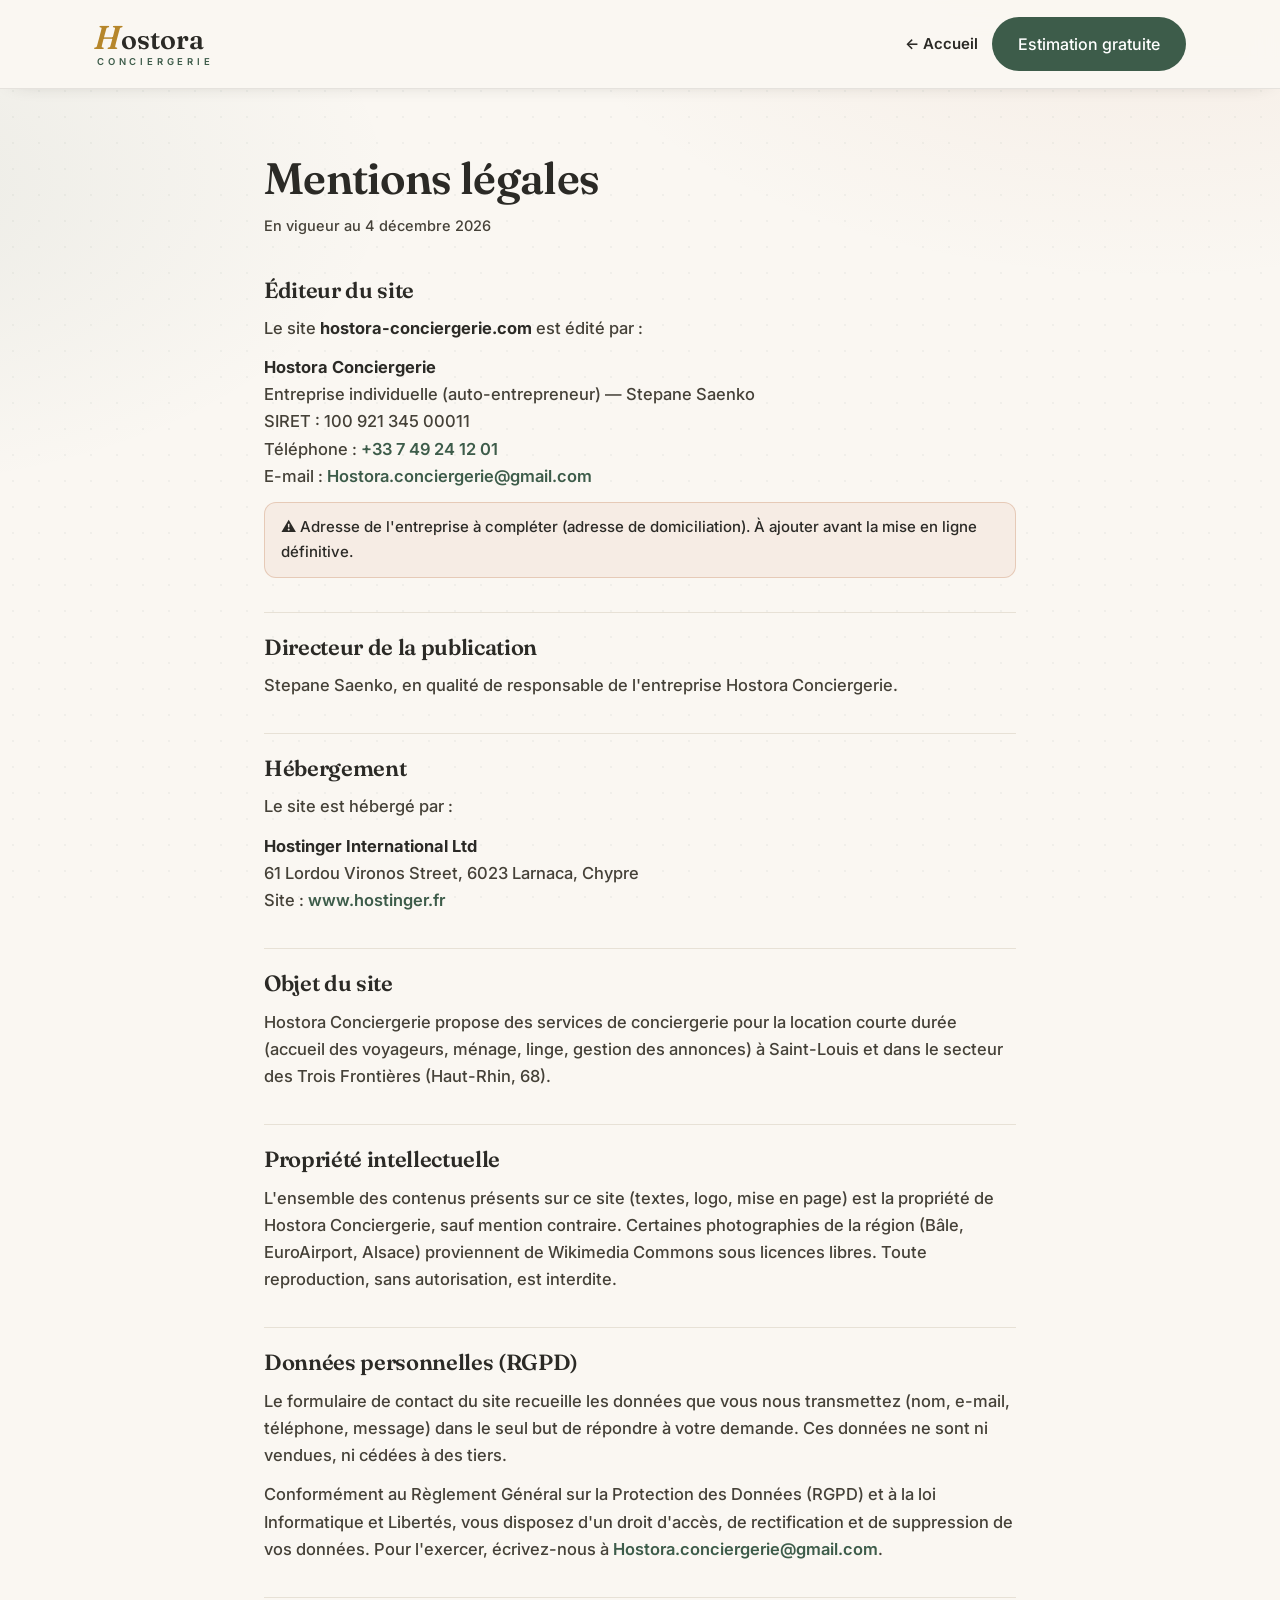
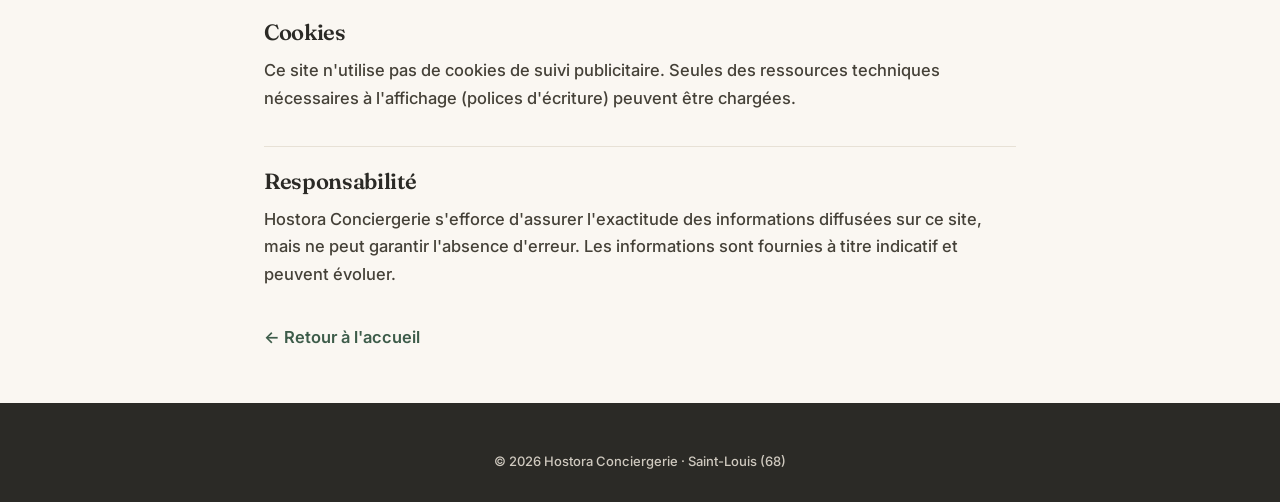
<file: mentions-legales.html>
<!DOCTYPE html>
<html lang="fr">
<head>
<meta charset="UTF-8">
<meta name="viewport" content="width=device-width, initial-scale=1.0">
<title>Mentions légales — Hostora Conciergerie</title>
<meta name="description" content="Mentions légales du site Hostora Conciergerie, conciergerie de location courte durée à Saint-Louis et dans le secteur des Trois Frontières.">
<meta name="robots" content="noindex,follow">
<meta name="theme-color" content="#3d5c4a">
<link rel="icon" href="data:image/svg+xml,%3Csvg xmlns='http://www.w3.org/2000/svg' viewBox='0 0 32 32'%3E%3Crect width='32' height='32' rx='7' fill='%233d5c4a'/%3E%3Ctext x='16' y='23' font-family='Georgia,serif' font-size='20' font-weight='700' fill='%23f6ece4' text-anchor='middle'%3EH%3C/text%3E%3C/svg%3E">
<link rel="preconnect" href="https://fonts.googleapis.com">
<link rel="preconnect" href="https://fonts.gstatic.com" crossorigin>
<link href="https://fonts.googleapis.com/css2?family=Fraunces:opsz,wght@9..144,400;9..144,600;9..144,700&family=Inter:wght@400;500;600&display=swap" rel="stylesheet">
<link rel="stylesheet" href="villes.css">
<style>
  .legal{max-width:800px;margin:0 auto;padding:64px 24px 40px}
  .legal h1{font-size:clamp(30px,5vw,44px);margin-bottom:10px}
  .legal .updated{color:var(--muted);font-size:14.5px;margin-bottom:40px}
  .legal h2{font-size:22px;margin:34px 0 12px;padding-top:22px;border-top:1px solid var(--line)}
  .legal p{font-size:16.5px;color:var(--muted);margin-bottom:12px}
  .legal a{color:var(--accent);font-weight:600}
  .legal a:hover{text-decoration:underline}
  .legal .todo{background:var(--terra-soft);border:1px solid rgba(192,122,82,.3);border-radius:12px;padding:12px 16px;font-size:15px;color:var(--ink)}
  .legal strong{color:var(--ink)}
</style>
</head>
<body>

<header>
  <div class="wrap nav">
    <a href="index.html" class="brand" aria-label="Hostora Conciergerie">
      <span class="wordmark"><span class="wm-h">H</span><span class="wm-rest">ostora</span></span>
      <em>Conciergerie</em>
    </a>
    <div class="nav-cta">
      <a href="index.html" class="nav-back">← Accueil</a>
      <a href="index.html#contact" class="btn">Estimation gratuite</a>
    </div>
  </div>
</header>

<main class="legal">
  <h1>Mentions légales</h1>
  <p class="updated">En vigueur au <span id="today"></span></p>

  <h2 style="border-top:none;padding-top:0">Éditeur du site</h2>
  <p>Le site <strong>hostora-conciergerie.com</strong> est édité par&nbsp;:</p>
  <p>
    <strong>Hostora Conciergerie</strong><br>
    Entreprise individuelle (auto-entrepreneur) — Stepane Saenko<br>
    SIRET&nbsp;: 100&nbsp;921&nbsp;345&nbsp;00011<br>
    Téléphone&nbsp;: <a href="tel:+33749241201">+33&nbsp;7&nbsp;49&nbsp;24&nbsp;12&nbsp;01</a><br>
    E-mail&nbsp;: <a href="mailto:Hostora.conciergerie@gmail.com">Hostora.conciergerie@gmail.com</a>
  </p>
  <p class="todo">⚠️ Adresse de l'entreprise à compléter (adresse de domiciliation). À ajouter avant la mise en ligne définitive.</p>

  <h2>Directeur de la publication</h2>
  <p>Stepane Saenko, en qualité de responsable de l'entreprise Hostora Conciergerie.</p>

  <h2>Hébergement</h2>
  <p>Le site est hébergé par&nbsp;:</p>
  <p>
    <strong>Hostinger International Ltd</strong><br>
    61 Lordou Vironos Street, 6023 Larnaca, Chypre<br>
    Site&nbsp;: <a href="https://www.hostinger.fr" target="_blank" rel="noopener">www.hostinger.fr</a>
  </p>

  <h2>Objet du site</h2>
  <p>Hostora Conciergerie propose des services de conciergerie pour la location courte durée (accueil des voyageurs, ménage, linge, gestion des annonces) à Saint-Louis et dans le secteur des Trois Frontières (Haut-Rhin, 68).</p>

  <h2>Propriété intellectuelle</h2>
  <p>L'ensemble des contenus présents sur ce site (textes, logo, mise en page) est la propriété de Hostora Conciergerie, sauf mention contraire. Certaines photographies de la région (Bâle, EuroAirport, Alsace) proviennent de Wikimedia Commons sous licences libres. Toute reproduction, sans autorisation, est interdite.</p>

  <h2>Données personnelles (RGPD)</h2>
  <p>Le formulaire de contact du site recueille les données que vous nous transmettez (nom, e-mail, téléphone, message) dans le seul but de répondre à votre demande. Ces données ne sont ni vendues, ni cédées à des tiers.</p>
  <p>Conformément au Règlement Général sur la Protection des Données (RGPD) et à la loi Informatique et Libertés, vous disposez d'un droit d'accès, de rectification et de suppression de vos données. Pour l'exercer, écrivez-nous à <a href="mailto:Hostora.conciergerie@gmail.com">Hostora.conciergerie@gmail.com</a>.</p>

  <h2>Cookies</h2>
  <p>Ce site n'utilise pas de cookies de suivi publicitaire. Seules des ressources techniques nécessaires à l'affichage (polices d'écriture) peuvent être chargées.</p>

  <h2>Responsabilité</h2>
  <p>Hostora Conciergerie s'efforce d'assurer l'exactitude des informations diffusées sur ce site, mais ne peut garantir l'absence d'erreur. Les informations sont fournies à titre indicatif et peuvent évoluer.</p>

  <p style="margin-top:36px"><a href="index.html">← Retour à l'accueil</a></p>
</main>

<footer>
  <div class="wrap">
    <div class="f-bottom" style="border-top:none;padding-top:0">© <span id="year"></span> Hostora Conciergerie · Saint-Louis (68)</div>
  </div>
</footer>

<script>
  var d=new Date();
  document.getElementById('today').textContent=d.toLocaleDateString('fr-FR',{day:'numeric',month:'long',year:'numeric'});
  document.getElementById('year').textContent=d.getFullYear();
</script>
</body>
</html>
</file>
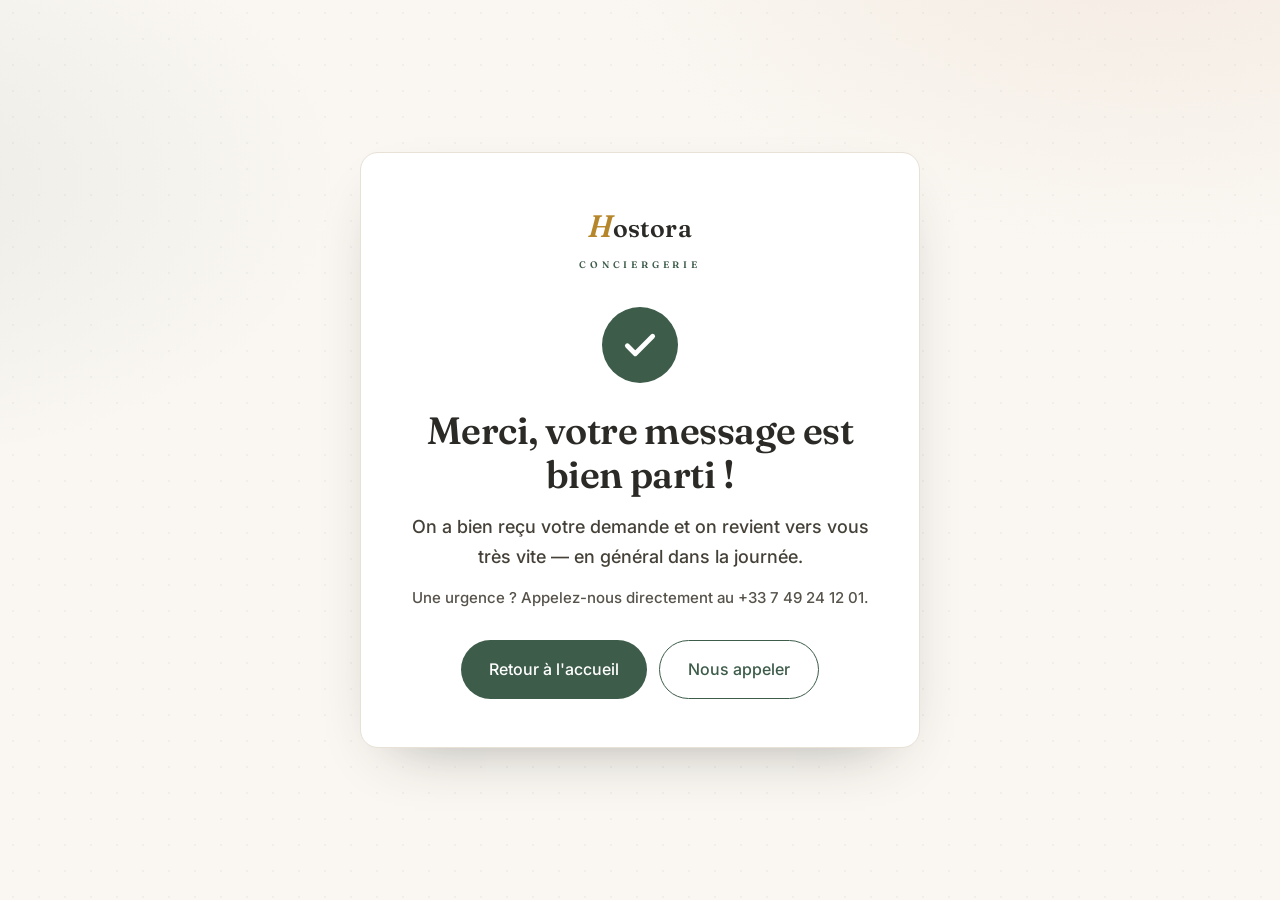
<file: merci.html>
<!DOCTYPE html>
<html lang="fr">
<head>
<meta charset="UTF-8">
<meta name="viewport" content="width=device-width, initial-scale=1.0">
<title>Merci — Hostora Conciergerie</title>
<meta name="robots" content="noindex">
<meta name="theme-color" content="#3d5c4a">
<link rel="icon" href="data:image/svg+xml,%3Csvg xmlns='http://www.w3.org/2000/svg' viewBox='0 0 32 32'%3E%3Crect width='32' height='32' rx='7' fill='%233d5c4a'/%3E%3Ctext x='16' y='23' font-family='Georgia,serif' font-size='20' font-weight='700' fill='%23f6ece4' text-anchor='middle'%3EH%3C/text%3E%3C/svg%3E">
<link rel="preconnect" href="https://fonts.googleapis.com">
<link rel="preconnect" href="https://fonts.gstatic.com" crossorigin>
<link href="https://fonts.googleapis.com/css2?family=Fraunces:opsz,wght@9..144,400;9..144,600;9..144,700&family=Inter:wght@400;500;600&display=swap" rel="stylesheet">
<style>
  :root{
    --bg:#faf7f2;--surface:#ffffff;--ink:#2b2a26;--muted:#454138;
    --line:#e7e1d6;--accent:#3d5c4a;--accent-2:#33503f;--terra:#c07a52;
    --radius:18px;--shadow:0 24px 60px -34px rgba(43,42,38,.45);
  }
  *{box-sizing:border-box;margin:0;padding:0}
  body{font-family:'Inter',system-ui,sans-serif;font-weight:500;color:var(--ink);line-height:1.65;-webkit-font-smoothing:antialiased;
    background-color:var(--bg);
    background-image:radial-gradient(rgba(61,92,74,.05) 1px,transparent 1.5px),radial-gradient(1000px 600px at 90% -10%,rgba(192,122,82,.1),transparent 58%),radial-gradient(900px 520px at -12% 20%,rgba(61,92,74,.08),transparent 56%);
    background-size:26px 26px,auto,auto;background-repeat:repeat,no-repeat,no-repeat;
    min-height:100vh;display:flex;align-items:center;justify-content:center;padding:24px}
  .card{background:var(--surface);border:1px solid var(--line);border-radius:var(--radius);box-shadow:var(--shadow);
    max-width:560px;width:100%;padding:48px 40px;text-align:center}
  .check{width:76px;height:76px;margin:0 auto 26px;border-radius:50%;background:var(--accent);
    display:flex;align-items:center;justify-content:center}
  .check svg{width:38px;height:38px;fill:none;stroke:#fff;stroke-width:3;stroke-linecap:round;stroke-linejoin:round}
  h1{font-family:'Fraunces',Georgia,serif;font-weight:600;font-size:clamp(28px,5vw,38px);line-height:1.15;letter-spacing:-.015em;margin-bottom:16px}
  p{font-size:18px;color:var(--muted);margin-bottom:14px}
  p.small{font-size:15px;opacity:.9}
  .actions{display:flex;gap:12px;flex-wrap:wrap;justify-content:center;margin-top:30px}
  .btn{display:inline-flex;align-items:center;justify-content:center;gap:8px;background:var(--accent);color:#fff;
    padding:15px 28px;border-radius:999px;font-size:16px;font-weight:500;text-decoration:none;transition:background .2s,transform .15s;border:none;cursor:pointer}
  .btn:hover{background:var(--accent-2);transform:translateY(-1px)}
  .btn-ghost{background:transparent;color:var(--accent);border:1px solid var(--accent)}
  .btn-ghost:hover{background:#eef2ee}
  .brand{margin-bottom:34px;font-family:'Fraunces',serif}
  .brand .h{font-style:italic;font-weight:600;font-size:31px;color:#b6862a;letter-spacing:-.01em}
  .brand .rest{font-size:25px;font-weight:600;color:var(--ink);letter-spacing:.005em}
  .brand em{display:block;font-style:normal;font-size:9.5px;letter-spacing:.4em;text-transform:uppercase;color:var(--accent);margin-top:5px;font-weight:600}
</style>
</head>
<body>
  <div class="card">
    <div class="brand"><span class="h">H</span><span class="rest">ostora</span><em>Conciergerie</em></div>
    <div class="check"><svg viewBox="0 0 24 24" aria-hidden="true"><path d="M4 12.5l5 5L20 6.5"/></svg></div>
    <h1>Merci, votre message est bien parti !</h1>
    <p>On a bien reçu votre demande et on revient vers vous très vite — en général dans la journée.</p>
    <p class="small">Une urgence ? Appelez-nous directement au +33 7 49 24 12 01.</p>
    <div class="actions">
      <a href="/" class="btn">Retour à l'accueil</a>
      <a href="tel:+33749241201" class="btn btn-ghost">Nous appeler</a>
    </div>
  </div>
</body>
</html>
</file>
<file: villes.css>
:root{
  --bg:#faf7f2;--surface:#ffffff;--ink:#2b2a26;--muted:#454138;
  --line:#e7e1d6;--accent:#3d5c4a;--accent-2:#33503f;--accent-soft:#eef2ee;
  --terra:#c07a52;--terra-soft:#f6ece4;--radius:18px;--radius-sm:12px;
  --maxw:1140px;--shadow:0 24px 60px -34px rgba(43,42,38,.45);
}
*{box-sizing:border-box;margin:0;padding:0}
html{scroll-behavior:smooth}
body{font-family:'Inter',system-ui,-apple-system,sans-serif;font-weight:500;color:var(--ink);line-height:1.65;-webkit-font-smoothing:antialiased;
  background-color:var(--bg);
  background-image:radial-gradient(rgba(61,92,74,.05) 1px,transparent 1.5px),radial-gradient(1100px 640px at 90% -10%,rgba(192,122,82,.1),transparent 58%),radial-gradient(980px 560px at -12% 20%,rgba(61,92,74,.08),transparent 56%);
  background-size:26px 26px,auto,auto;background-repeat:repeat,no-repeat,no-repeat;background-attachment:fixed}
h1,h2,h3,h4{font-family:'Fraunces',Georgia,serif;font-weight:600;line-height:1.15;letter-spacing:-.015em}
a{color:inherit;text-decoration:none}
img{max-width:100%;display:block}
.wrap{max-width:var(--maxw);margin:0 auto;padding:0 24px}
section{padding:78px 0}
.eyebrow{display:inline-block;font-size:13px;font-weight:600;letter-spacing:.08em;text-transform:uppercase;color:var(--terra);margin-bottom:14px}
.btn{display:inline-flex;align-items:center;justify-content:center;gap:8px;background:var(--accent);color:#fff;padding:14px 26px;border-radius:999px;font-size:16px;font-weight:500;white-space:nowrap;transition:background .2s,transform .15s;border:none;cursor:pointer}
.btn:hover{background:var(--accent-2);transform:translateY(-1px)}
.btn-ghost{background:transparent;color:var(--accent);border:1px solid var(--accent)}
.btn-ghost:hover{background:var(--accent-soft)}

/* Header */
header{position:sticky;top:0;z-index:60;background:rgba(250,247,242,.96);backdrop-filter:blur(14px);border-bottom:1px solid rgba(43,42,38,.1);box-shadow:0 4px 22px -16px rgba(43,42,38,.45)}
.nav{display:flex;align-items:center;justify-content:space-between;height:88px}
.brand{display:flex;flex-direction:column;line-height:.92;padding:2px 0}
.wordmark{display:flex;align-items:baseline;line-height:1}
.wm-h{font-family:'Fraunces',serif;font-style:italic;font-weight:600;font-size:33px;line-height:1;color:#b6862a;margin-right:1px;letter-spacing:-.01em}
.wm-rest{font-family:'Fraunces',serif;font-size:27px;font-weight:600;color:var(--ink);letter-spacing:.005em}
.brand em{font-style:normal;font-size:9.5px;letter-spacing:.4em;text-transform:uppercase;color:var(--accent);margin-top:4px;font-weight:600;padding-left:3px}
.nav-cta{display:flex;gap:14px;align-items:center}
.nav-back{font-size:15px;font-weight:600;color:var(--ink)}
.nav-back:hover{color:var(--accent)}

/* Hero */
.vhero{padding:64px 0 56px;position:relative;overflow:hidden}
.vhero .tag{display:inline-block;background:var(--accent-soft);color:var(--accent);font-size:13.5px;font-weight:600;padding:6px 14px;border-radius:999px;margin-bottom:20px}
.vhero h1{font-size:clamp(30px,5vw,50px);max-width:16ch}
.vhero .lead{font-size:20px;color:var(--muted);margin:20px 0 30px;max-width:52ch}
.vhero-actions{display:flex;gap:14px;flex-wrap:wrap}
.vhero-rating{display:inline-flex;align-items:center;gap:9px;font-size:14px;color:var(--muted);margin-bottom:26px;padding:9px 16px;background:var(--surface);border:1px solid var(--line);border-radius:999px;box-shadow:0 10px 30px -22px rgba(43,42,38,.6)}
.vhero-rating .stars{color:var(--terra);letter-spacing:1px}
.vhero-rating b{color:var(--ink);font-family:'Fraunces',serif}

/* Content blocks */
.head{max-width:680px;margin-bottom:44px}
.head.center{margin-left:auto;margin-right:auto;text-align:center}
.head h2{font-size:clamp(27px,3.6vw,37px)}
.head p{color:var(--muted);margin-top:14px;font-size:18px}
.prose{max-width:760px}
.prose p{font-size:17.5px;color:var(--muted);margin-bottom:18px}
.prose h3{font-size:22px;margin:32px 0 12px}
.alt{background:var(--surface);border-top:1px solid var(--line);border-bottom:1px solid var(--line)}

/* Feature grid */
.feats{display:grid;grid-template-columns:repeat(3,1fr);gap:22px;margin-top:10px}
.feat{border:1px solid var(--line);border-radius:var(--radius);padding:28px 26px;background:var(--surface);transition:border-color .2s,box-shadow .2s}
.feat:hover{border-color:var(--accent);box-shadow:var(--shadow)}
.feat .ico{width:50px;height:50px;border-radius:14px;background:var(--accent-soft);display:flex;align-items:center;justify-content:center;font-size:25px;margin-bottom:16px}
.feat h3{font-size:19px;margin-bottom:9px}
.feat p{font-size:16px;color:var(--muted)}

/* Proximités */
.prox-pills{display:flex;flex-wrap:wrap;gap:10px;margin-top:8px}
.prox-pills span{background:var(--accent-soft);color:var(--accent);font-size:14.5px;font-weight:500;padding:9px 17px;border-radius:999px}

/* Steps */
.steps{display:grid;grid-template-columns:repeat(4,1fr);gap:22px;margin-top:10px}
.stepc{text-align:center;padding:0 6px}
.stepc .num{width:48px;height:48px;margin:0 auto 16px;border-radius:50%;background:var(--surface);border:2px solid var(--accent);display:flex;align-items:center;justify-content:center;font-family:'Fraunces',serif;font-weight:600;font-size:19px;color:var(--accent)}
.stepc h3{font-size:17px;margin-bottom:7px}
.stepc p{font-size:15px;color:var(--muted)}

/* CTA band */
.cta-band{background:var(--accent);color:#fff;text-align:center}
.cta-band h2{font-size:clamp(26px,3.4vw,36px);color:#fff;max-width:20ch;margin:0 auto}
.cta-band p{color:#fff;opacity:.9;font-size:18px;margin:16px auto 28px;max-width:52ch}
.cta-band .btn{background:#fff;color:var(--accent)}
.cta-band .btn:hover{background:var(--terra-soft)}

/* Other towns */
.otowns{display:flex;flex-wrap:wrap;gap:12px;margin-top:8px}
.otowns a{background:var(--surface);border:1px solid var(--line);padding:11px 20px;border-radius:999px;font-size:15.5px;font-weight:500;transition:border-color .2s,color .2s}
.otowns a:hover{border-color:var(--accent);color:var(--accent)}

/* FAQ */
.faq{max-width:820px;margin:0 auto}
details{border:1px solid var(--line);border-radius:var(--radius-sm);background:var(--surface);margin-bottom:12px;overflow:hidden}
summary{list-style:none;cursor:pointer;padding:20px 24px;font-weight:600;font-size:16.5px;display:flex;justify-content:space-between;align-items:center;gap:16px}
summary::-webkit-details-marker{display:none}
summary::after{content:"+";font-size:24px;color:var(--accent);line-height:1}
details[open] summary::after{content:"–"}
details p{padding:0 24px 22px;color:var(--muted);font-size:16px}

/* Footer */
footer{background:var(--ink);color:#cfc9bf;padding:48px 0 30px}
footer .f-grid{display:grid;grid-template-columns:1.4fr 1fr 1fr;gap:32px;margin-bottom:32px}
.f-brand .wm-h{color:#e6c087}
.f-brand .wm-rest{color:#fff}
.f-brand em{display:block;font-style:normal;font-size:10px;letter-spacing:.32em;text-transform:uppercase;color:#c69b80;margin:6px 0 14px;font-weight:600;padding-left:6px}
footer p{font-size:14.5px;line-height:1.7}
footer h4{color:#fff;font-family:'Inter',sans-serif;font-size:13px;letter-spacing:.06em;text-transform:uppercase;margin-bottom:14px}
footer a{display:block;font-size:14.5px;margin-bottom:8px;color:#cfc9bf;transition:color .2s}
footer a:hover{color:#fff}
.f-bottom{border-top:1px solid rgba(255,255,255,.12);padding-top:20px;font-size:13px;text-align:center}

/* WhatsApp float */
.wa-float{position:fixed;right:20px;bottom:20px;z-index:150;width:58px;height:58px;border-radius:50%;background:#25d366;display:flex;align-items:center;justify-content:center;box-shadow:0 12px 30px -8px rgba(37,211,102,.55);transition:transform .2s}
.wa-float:hover{transform:scale(1.08) translateY(-2px)}
.wa-float svg{width:32px;height:32px;fill:#fff}

@media(max-width:900px){
  .feats{grid-template-columns:1fr}
  .steps{grid-template-columns:repeat(2,1fr);gap:28px}
}
@media(max-width:760px){
  footer .f-grid{grid-template-columns:1fr}
  .nav-back{display:none}
}
@media(max-width:560px){
  .steps{grid-template-columns:1fr}
}
</file>
